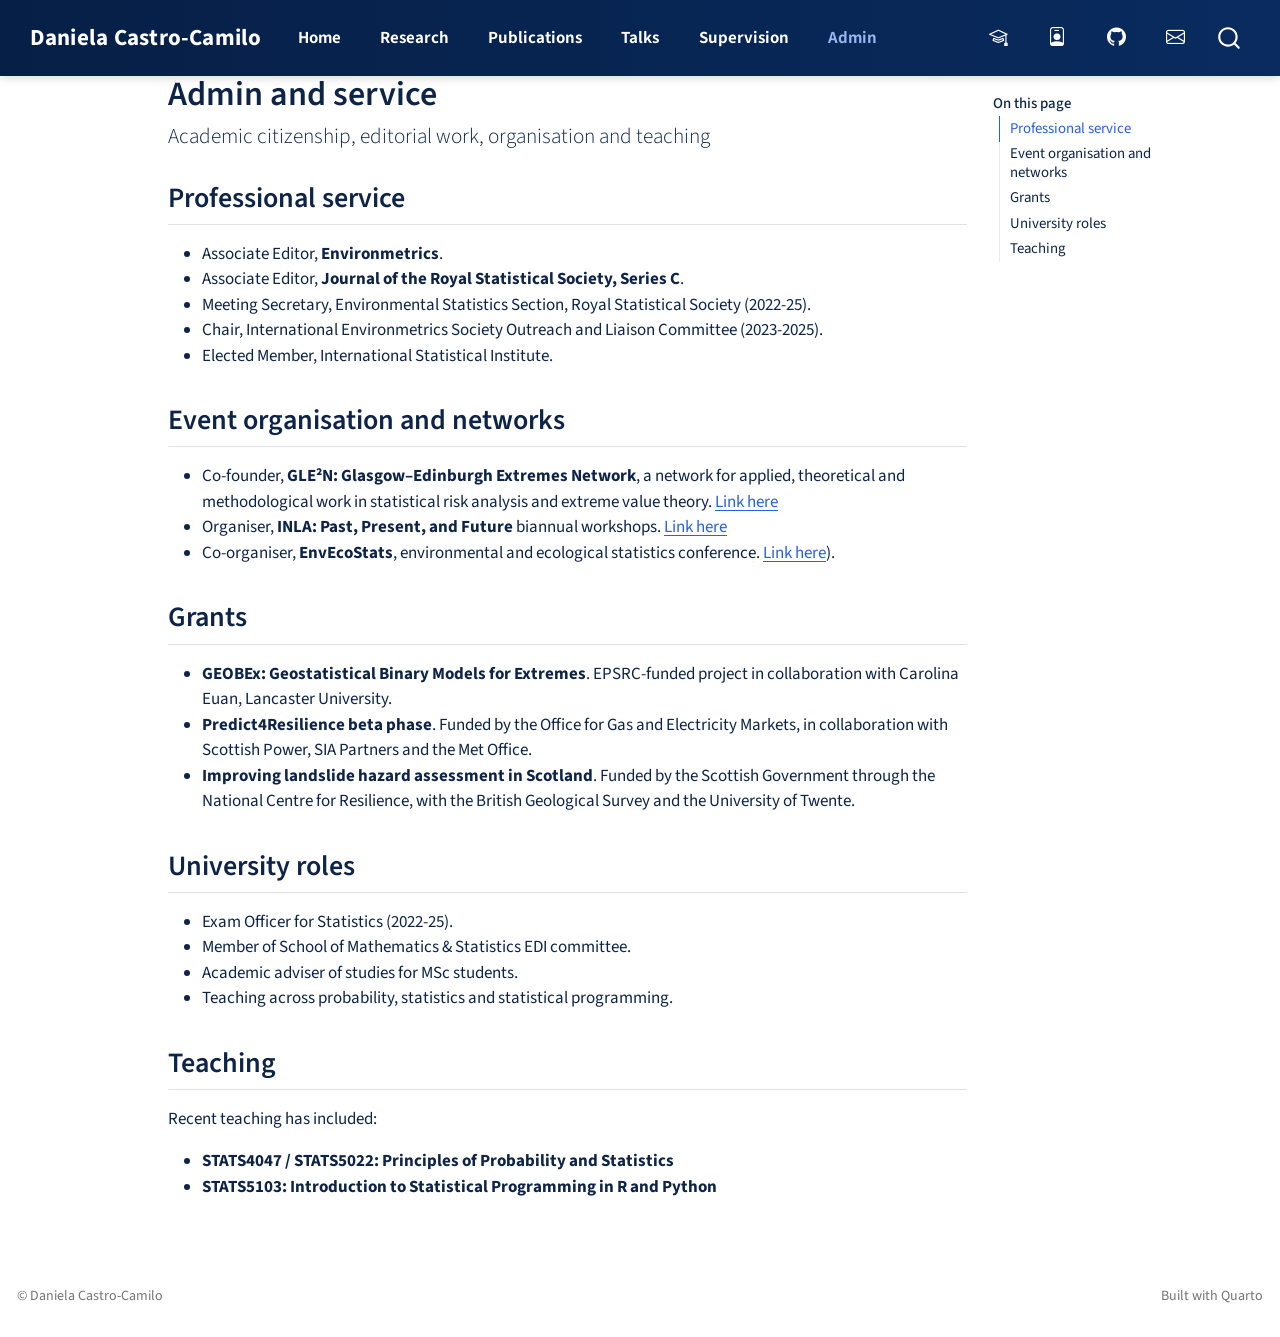
<file: docs/admin.html>
<!DOCTYPE html>
<html xmlns="http://www.w3.org/1999/xhtml" lang="en" xml:lang="en"><head>

<meta charset="utf-8">
<meta name="generator" content="quarto-1.9.36">

<meta name="viewport" content="width=device-width, initial-scale=1.0, user-scalable=yes">


<title>Admin and service – Daniela Castro-Camilo</title>
<style>
/* Default styles provided by pandoc.
** See https://pandoc.org/MANUAL.html#variables-for-html for config info.
*/
code{white-space: pre-wrap;}
span.smallcaps{font-variant: small-caps;}
div.columns{display: flex; gap: min(4vw, 1.5em);}
div.column{flex: auto; overflow-x: auto;}
div.hanging-indent{margin-left: 1.5em; text-indent: -1.5em;}
ul.task-list{list-style: none;}
ul.task-list li input[type="checkbox"] {
  width: 0.8em;
  margin: 0 0.8em 0.2em -1em; /* quarto-specific, see https://github.com/quarto-dev/quarto-cli/issues/4556 */ 
  vertical-align: middle;
}
</style>


<script src="site_libs/quarto-nav/quarto-nav.js"></script>
<script src="site_libs/quarto-nav/headroom.min.js"></script>
<script src="site_libs/clipboard/clipboard.min.js"></script>
<script src="site_libs/quarto-search/autocomplete.umd.js"></script>
<script src="site_libs/quarto-search/fuse.min.js"></script>
<script src="site_libs/quarto-search/quarto-search.js"></script>
<meta name="quarto:offset" content="./">
<script src="site_libs/quarto-html/quarto.js" type="module"></script>
<script src="site_libs/quarto-html/tabsets/tabsets.js" type="module"></script>
<script src="site_libs/quarto-html/popper.min.js"></script>
<script src="site_libs/quarto-html/tippy.umd.min.js"></script>
<script src="site_libs/quarto-html/anchor.min.js"></script>
<link href="site_libs/quarto-html/tippy.css" rel="stylesheet">
<link href="site_libs/quarto-html/quarto-syntax-highlighting-845c23b38eaddc0f92fda52bfe77a8c8.css" rel="stylesheet" id="quarto-text-highlighting-styles">
<script src="site_libs/bootstrap/bootstrap.min.js"></script>
<link href="site_libs/bootstrap/bootstrap-icons.css" rel="stylesheet">
<link href="site_libs/bootstrap/bootstrap-009549e7b1a52995168d8f26e1304190.min.css" rel="stylesheet" append-hash="true" id="quarto-bootstrap" data-mode="light">
<script id="quarto-search-options" type="application/json">{
  "location": "navbar",
  "copy-button": false,
  "collapse-after": 3,
  "panel-placement": "end",
  "type": "overlay",
  "limit": 50,
  "keyboard-shortcut": [
    "f",
    "/",
    "s"
  ],
  "show-item-context": false,
  "language": {
    "search-no-results-text": "No results",
    "search-matching-documents-text": "matching documents",
    "search-copy-link-title": "Copy link to search",
    "search-hide-matches-text": "Hide additional matches",
    "search-more-match-text": "more match in this document",
    "search-more-matches-text": "more matches in this document",
    "search-clear-button-title": "Clear",
    "search-text-placeholder": "",
    "search-detached-cancel-button-title": "Cancel",
    "search-submit-button-title": "Submit",
    "search-label": "Search"
  }
}</script>
<style>html{ scroll-behavior: smooth; }</style>


<link rel="stylesheet" href="styles.css">
</head>

<body class="nav-fixed quarto-light">

<div id="quarto-search-results"></div>
  <header id="quarto-header" class="headroom fixed-top">
    <nav class="navbar navbar-expand-lg " data-bs-theme="dark">
      <div class="navbar-container container-fluid">
      <div class="navbar-brand-container mx-auto">
    <a class="navbar-brand" href="./index.html">
    <span class="navbar-title">Daniela Castro-Camilo</span>
    </a>
  </div>
            <div id="quarto-search" class="" title="Search"></div>
          <button class="navbar-toggler" type="button" data-bs-toggle="collapse" data-bs-target="#navbarCollapse" aria-controls="navbarCollapse" role="menu" aria-expanded="false" aria-label="Toggle navigation" onclick="if (window.quartoToggleHeadroom) { window.quartoToggleHeadroom(); }">
  <span class="navbar-toggler-icon"></span>
</button>
          <div class="collapse navbar-collapse" id="navbarCollapse">
            <ul class="navbar-nav navbar-nav-scroll me-auto">
  <li class="nav-item">
    <a class="nav-link" href="./index.html"> 
<span class="menu-text">Home</span></a>
  </li>  
  <li class="nav-item">
    <a class="nav-link" href="./research.html"> 
<span class="menu-text">Research</span></a>
  </li>  
  <li class="nav-item">
    <a class="nav-link" href="./publications.html"> 
<span class="menu-text">Publications</span></a>
  </li>  
  <li class="nav-item">
    <a class="nav-link" href="./talks.html"> 
<span class="menu-text">Talks</span></a>
  </li>  
  <li class="nav-item">
    <a class="nav-link" href="./supervision.html"> 
<span class="menu-text">Supervision</span></a>
  </li>  
  <li class="nav-item">
    <a class="nav-link active" href="./admin.html" aria-current="page"> 
<span class="menu-text">Admin</span></a>
  </li>  
</ul>
            <ul class="navbar-nav navbar-nav-scroll ms-auto">
  <li class="nav-item compact">
    <a class="nav-link" href="https://scholar.google.com/citations?user=yeGAdSoAAAAJ&amp;hl=en&amp;oi=ao"> <i class="bi bi-mortarboard" role="img">
</i> 
<span class="menu-text"></span></a>
  </li>  
  <li class="nav-item compact">
    <a class="nav-link" href="https://orcid.org/0000-0002-7536-4613"> <i class="bi bi-person-badge" role="img">
</i> 
<span class="menu-text"></span></a>
  </li>  
  <li class="nav-item compact">
    <a class="nav-link" href="https://github.com/dcastrocamilo"> <i class="bi bi-github" role="img">
</i> 
<span class="menu-text"></span></a>
  </li>  
  <li class="nav-item compact">
    <a class="nav-link" href="mailto:Daniela.CastroCamilo@glasgow.ac.uk"> <i class="bi bi-envelope" role="img">
</i> 
<span class="menu-text"></span></a>
  </li>  
</ul>
          </div> <!-- /navcollapse -->
            <div class="quarto-navbar-tools">
</div>
      </div> <!-- /container-fluid -->
    </nav>
</header>
<!-- content -->
<div id="quarto-content" class="quarto-container page-columns page-rows-contents page-layout-article page-navbar">
<!-- sidebar -->
<!-- margin-sidebar -->
    <div id="quarto-margin-sidebar" class="sidebar margin-sidebar">
        <nav id="TOC" role="doc-toc" class="toc-active">
    <h2 id="toc-title">On this page</h2>
   
  <ul>
  <li><a href="#professional-service" id="toc-professional-service" class="nav-link active" data-scroll-target="#professional-service">Professional service</a></li>
  <li><a href="#event-organisation-and-networks" id="toc-event-organisation-and-networks" class="nav-link" data-scroll-target="#event-organisation-and-networks">Event organisation and networks</a></li>
  <li><a href="#grants" id="toc-grants" class="nav-link" data-scroll-target="#grants">Grants</a></li>
  <li><a href="#university-roles" id="toc-university-roles" class="nav-link" data-scroll-target="#university-roles">University roles</a></li>
  <li><a href="#teaching" id="toc-teaching" class="nav-link" data-scroll-target="#teaching">Teaching</a></li>
  </ul>
</nav>
    </div>
<!-- main -->
<main class="content" id="quarto-document-content">

<header id="title-block-header" class="quarto-title-block default">
<div class="quarto-title">
<h1 class="title">Admin and service</h1>
<p class="subtitle lead">Academic citizenship, editorial work, organisation and teaching</p>
</div>



<div class="quarto-title-meta">

    
  
    
  </div>
  


</header>


<section id="professional-service" class="level2">
<h2 class="anchored" data-anchor-id="professional-service">Professional service</h2>
<ul>
<li>Associate Editor, <strong>Environmetrics</strong>.</li>
<li>Associate Editor, <strong>Journal of the Royal Statistical Society, Series C</strong>.</li>
<li>Meeting Secretary, Environmental Statistics Section, Royal Statistical Society (2022-25).</li>
<li>Chair, International Environmetrics Society Outreach and Liaison Committee (2023-2025).</li>
<li>Elected Member, International Statistical Institute.</li>
</ul>
</section>
<section id="event-organisation-and-networks" class="level2">
<h2 class="anchored" data-anchor-id="event-organisation-and-networks">Event organisation and networks</h2>
<ul>
<li>Co-founder, <strong>GLE²N: Glasgow–Edinburgh Extremes Network</strong>, a network for applied, theoretical and methodological work in statistical risk analysis and extreme value theory. <a href="https://glen-scotland.github.io/glen/">Link here</a></li>
<li>Organiser, <strong>INLA: Past, Present, and Future</strong> biannual workshops. <a href="https://inla-workshop.github.io/INLA-PastPresentFuture/">Link here</a></li>
<li>Co-organiser, <strong>EnvEcoStats</strong>, environmental and ecological statistics conference. <a href="https://lancasterextremes.co.uk/">Link here</a>). <!-- - Organiser/co-organiser of invited sessions on extremes, environmental statistics and statistical risk. --></li>
</ul>
</section>
<section id="grants" class="level2">
<h2 class="anchored" data-anchor-id="grants">Grants</h2>
<ul>
<li><strong>GEOBEx: Geostatistical Binary Models for Extremes</strong>. EPSRC-funded project in collaboration with Carolina Euan, Lancaster University.</li>
<li><strong>Predict4Resilience beta phase</strong>. Funded by the Office for Gas and Electricity Markets, in collaboration with Scottish Power, SIA Partners and the Met Office.</li>
<li><strong>Improving landslide hazard assessment in Scotland</strong>. Funded by the Scottish Government through the National Centre for Resilience, with the British Geological Survey and the University of Twente.</li>
</ul>
</section>
<section id="university-roles" class="level2">
<h2 class="anchored" data-anchor-id="university-roles">University roles</h2>
<ul>
<li>Exam Officer for Statistics (2022-25).</li>
<li>Member of School of Mathematics &amp; Statistics EDI committee.</li>
<li>Academic adviser of studies for MSc students.</li>
<li>Teaching across probability, statistics and statistical programming.</li>
</ul>
</section>
<section id="teaching" class="level2">
<h2 class="anchored" data-anchor-id="teaching">Teaching</h2>
<p>Recent teaching has included:</p>
<ul>
<li><strong>STATS4047 / STATS5022: Principles of Probability and Statistics</strong></li>
<li><strong>STATS5103: Introduction to Statistical Programming in R and Python</strong></li>
</ul>


</section>

</main> <!-- /main -->
<script id="quarto-html-after-body" type="application/javascript">
  window.document.addEventListener("DOMContentLoaded", function (event) {
    const icon = "";
    const anchorJS = new window.AnchorJS();
    anchorJS.options = {
      placement: 'right',
      icon: icon
    };
    anchorJS.add('.anchored');
    const isCodeAnnotation = (el) => {
      for (const clz of el.classList) {
        if (clz.startsWith('code-annotation-')) {                     
          return true;
        }
      }
      return false;
    }
    const onCopySuccess = function(e) {
      // button target
      const button = e.trigger;
      // don't keep focus
      button.blur();
      // flash "checked"
      button.classList.add('code-copy-button-checked');
      var currentTitle = button.getAttribute("title");
      button.setAttribute("title", "Copied!");
      let tooltip;
      if (window.bootstrap) {
        button.setAttribute("data-bs-toggle", "tooltip");
        button.setAttribute("data-bs-placement", "left");
        button.setAttribute("data-bs-title", "Copied!");
        tooltip = new bootstrap.Tooltip(button, 
          { trigger: "manual", 
            customClass: "code-copy-button-tooltip",
            offset: [0, -8]});
        tooltip.show();    
      }
      setTimeout(function() {
        if (tooltip) {
          tooltip.hide();
          button.removeAttribute("data-bs-title");
          button.removeAttribute("data-bs-toggle");
          button.removeAttribute("data-bs-placement");
        }
        button.setAttribute("title", currentTitle);
        button.classList.remove('code-copy-button-checked');
      }, 1000);
      // clear code selection
      e.clearSelection();
    }
    const getTextToCopy = function(trigger) {
      const outerScaffold = trigger.parentElement.cloneNode(true);
      const codeEl = outerScaffold.querySelector('code');
      for (const childEl of codeEl.children) {
        if (isCodeAnnotation(childEl)) {
          childEl.remove();
        }
      }
      return codeEl.innerText;
    }
    const clipboard = new window.ClipboardJS('.code-copy-button:not([data-in-quarto-modal])', {
      text: getTextToCopy
    });
    clipboard.on('success', onCopySuccess);
    if (window.document.getElementById('quarto-embedded-source-code-modal')) {
      const clipboardModal = new window.ClipboardJS('.code-copy-button[data-in-quarto-modal]', {
        text: getTextToCopy,
        container: window.document.getElementById('quarto-embedded-source-code-modal')
      });
      clipboardModal.on('success', onCopySuccess);
    }
      var localhostRegex = new RegExp(/^(?:http|https):\/\/localhost\:?[0-9]*\//);
      var mailtoRegex = new RegExp(/^mailto:/);
        var filterRegex = new RegExp("https:\/\/dcastrocamilo\.github\.io\/dcc\/");
      var isInternal = (href) => {
          return filterRegex.test(href) || localhostRegex.test(href) || mailtoRegex.test(href);
      }
      // Inspect non-navigation links and adorn them if external
     var links = window.document.querySelectorAll('a[href]:not(.nav-link):not(.navbar-brand):not(.toc-action):not(.sidebar-link):not(.sidebar-item-toggle):not(.pagination-link):not(.no-external):not([aria-hidden]):not(.dropdown-item):not(.quarto-navigation-tool):not(.about-link)');
      for (var i=0; i<links.length; i++) {
        const link = links[i];
        if (!isInternal(link.href)) {
          // undo the damage that might have been done by quarto-nav.js in the case of
          // links that we want to consider external
          if (link.dataset.originalHref !== undefined) {
            link.href = link.dataset.originalHref;
          }
            // target, if specified
            link.setAttribute("target", "_blank");
            if (link.getAttribute("rel") === null) {
              link.setAttribute("rel", "noopener");
            }
        }
      }
    function tippyHover(el, contentFn, onTriggerFn, onUntriggerFn) {
      const config = {
        allowHTML: true,
        maxWidth: 500,
        delay: 100,
        arrow: false,
        appendTo: function(el) {
            return el.parentElement;
        },
        interactive: true,
        interactiveBorder: 10,
        theme: 'quarto',
        placement: 'bottom-start',
      };
      if (contentFn) {
        config.content = contentFn;
      }
      if (onTriggerFn) {
        config.onTrigger = onTriggerFn;
      }
      if (onUntriggerFn) {
        config.onUntrigger = onUntriggerFn;
      }
      window.tippy(el, config); 
    }
    const noterefs = window.document.querySelectorAll('a[role="doc-noteref"]');
    for (var i=0; i<noterefs.length; i++) {
      const ref = noterefs[i];
      tippyHover(ref, function() {
        // use id or data attribute instead here
        let href = ref.getAttribute('data-footnote-href') || ref.getAttribute('href');
        try { href = new URL(href).hash; } catch {}
        const id = href.replace(/^#\/?/, "");
        const note = window.document.getElementById(id);
        if (note) {
          return note.innerHTML;
        } else {
          return "";
        }
      });
    }
    const xrefs = window.document.querySelectorAll('a.quarto-xref');
    const processXRef = (id, note) => {
      // Strip column container classes
      const stripColumnClz = (el) => {
        el.classList.remove("page-full", "page-columns");
        if (el.children) {
          for (const child of el.children) {
            stripColumnClz(child);
          }
        }
      }
      stripColumnClz(note)
      if (id === null || id.startsWith('sec-')) {
        // Special case sections, only their first couple elements
        const container = document.createElement("div");
        if (note.children && note.children.length > 2) {
          container.appendChild(note.children[0].cloneNode(true));
          for (let i = 1; i < note.children.length; i++) {
            const child = note.children[i];
            if (child.tagName === "P" && child.innerText === "") {
              continue;
            } else {
              container.appendChild(child.cloneNode(true));
              break;
            }
          }
          if (window.Quarto?.typesetMath) {
            window.Quarto.typesetMath(container);
          }
          return container.innerHTML
        } else {
          if (window.Quarto?.typesetMath) {
            window.Quarto.typesetMath(note);
          }
          return note.innerHTML;
        }
      } else {
        // Remove any anchor links if they are present
        const anchorLink = note.querySelector('a.anchorjs-link');
        if (anchorLink) {
          anchorLink.remove();
        }
        if (window.Quarto?.typesetMath) {
          window.Quarto.typesetMath(note);
        }
        if (note.classList.contains("callout")) {
          return note.outerHTML;
        } else {
          return note.innerHTML;
        }
      }
    }
    for (var i=0; i<xrefs.length; i++) {
      const xref = xrefs[i];
      tippyHover(xref, undefined, function(instance) {
        instance.disable();
        let url = xref.getAttribute('href');
        let hash = undefined; 
        if (url.startsWith('#')) {
          hash = url;
        } else {
          try { hash = new URL(url).hash; } catch {}
        }
        if (hash) {
          const id = hash.replace(/^#\/?/, "");
          const note = window.document.getElementById(id);
          if (note !== null) {
            try {
              const html = processXRef(id, note.cloneNode(true));
              instance.setContent(html);
            } finally {
              instance.enable();
              instance.show();
            }
          } else {
            // See if we can fetch this
            fetch(url.split('#')[0])
            .then(res => res.text())
            .then(html => {
              const parser = new DOMParser();
              const htmlDoc = parser.parseFromString(html, "text/html");
              const note = htmlDoc.getElementById(id);
              if (note !== null) {
                const html = processXRef(id, note);
                instance.setContent(html);
              } 
            }).finally(() => {
              instance.enable();
              instance.show();
            });
          }
        } else {
          // See if we can fetch a full url (with no hash to target)
          // This is a special case and we should probably do some content thinning / targeting
          fetch(url)
          .then(res => res.text())
          .then(html => {
            const parser = new DOMParser();
            const htmlDoc = parser.parseFromString(html, "text/html");
            const note = htmlDoc.querySelector('main.content');
            if (note !== null) {
              // This should only happen for chapter cross references
              // (since there is no id in the URL)
              // remove the first header
              if (note.children.length > 0 && note.children[0].tagName === "HEADER") {
                note.children[0].remove();
              }
              const html = processXRef(null, note);
              instance.setContent(html);
            } 
          }).finally(() => {
            instance.enable();
            instance.show();
          });
        }
      }, function(instance) {
      });
    }
        let selectedAnnoteEl;
        const selectorForAnnotation = ( cell, annotation) => {
          let cellAttr = 'data-code-cell="' + cell + '"';
          let lineAttr = 'data-code-annotation="' +  annotation + '"';
          const selector = 'span[' + cellAttr + '][' + lineAttr + ']';
          return selector;
        }
        const selectCodeLines = (annoteEl) => {
          const doc = window.document;
          const targetCell = annoteEl.getAttribute("data-target-cell");
          const targetAnnotation = annoteEl.getAttribute("data-target-annotation");
          const annoteSpan = window.document.querySelector(selectorForAnnotation(targetCell, targetAnnotation));
          const lines = annoteSpan.getAttribute("data-code-lines").split(",");
          const lineIds = lines.map((line) => {
            return targetCell + "-" + line;
          })
          let top = null;
          let height = null;
          let parent = null;
          if (lineIds.length > 0) {
              //compute the position of the single el (top and bottom and make a div)
              const el = window.document.getElementById(lineIds[0]);
              top = el.offsetTop;
              height = el.offsetHeight;
              parent = el.parentElement.parentElement;
            if (lineIds.length > 1) {
              const lastEl = window.document.getElementById(lineIds[lineIds.length - 1]);
              const bottom = lastEl.offsetTop + lastEl.offsetHeight;
              height = bottom - top;
            }
            if (top !== null && height !== null && parent !== null) {
              // cook up a div (if necessary) and position it 
              let div = window.document.getElementById("code-annotation-line-highlight");
              if (div === null) {
                div = window.document.createElement("div");
                div.setAttribute("id", "code-annotation-line-highlight");
                div.style.position = 'absolute';
                parent.appendChild(div);
              }
              div.style.top = top - 2 + "px";
              div.style.height = height + 4 + "px";
              div.style.left = 0;
              let gutterDiv = window.document.getElementById("code-annotation-line-highlight-gutter");
              if (gutterDiv === null) {
                gutterDiv = window.document.createElement("div");
                gutterDiv.setAttribute("id", "code-annotation-line-highlight-gutter");
                gutterDiv.style.position = 'absolute';
                const codeCell = window.document.getElementById(targetCell);
                const gutter = codeCell.querySelector('.code-annotation-gutter');
                gutter.appendChild(gutterDiv);
              }
              gutterDiv.style.top = top - 2 + "px";
              gutterDiv.style.height = height + 4 + "px";
            }
            selectedAnnoteEl = annoteEl;
          }
        };
        const unselectCodeLines = () => {
          const elementsIds = ["code-annotation-line-highlight", "code-annotation-line-highlight-gutter"];
          elementsIds.forEach((elId) => {
            const div = window.document.getElementById(elId);
            if (div) {
              div.remove();
            }
          });
          selectedAnnoteEl = undefined;
        };
          // Handle positioning of the toggle
      window.addEventListener(
        "resize",
        throttle(() => {
          elRect = undefined;
          if (selectedAnnoteEl) {
            selectCodeLines(selectedAnnoteEl);
          }
        }, 10)
      );
      function throttle(fn, ms) {
      let throttle = false;
      let timer;
        return (...args) => {
          if(!throttle) { // first call gets through
              fn.apply(this, args);
              throttle = true;
          } else { // all the others get throttled
              if(timer) clearTimeout(timer); // cancel #2
              timer = setTimeout(() => {
                fn.apply(this, args);
                timer = throttle = false;
              }, ms);
          }
        };
      }
        // Attach click handler to the DT
        const annoteDls = window.document.querySelectorAll('dt[data-target-cell]');
        for (const annoteDlNode of annoteDls) {
          annoteDlNode.addEventListener('click', (event) => {
            const clickedEl = event.target;
            if (clickedEl !== selectedAnnoteEl) {
              unselectCodeLines();
              const activeEl = window.document.querySelector('dt[data-target-cell].code-annotation-active');
              if (activeEl) {
                activeEl.classList.remove('code-annotation-active');
              }
              selectCodeLines(clickedEl);
              clickedEl.classList.add('code-annotation-active');
            } else {
              // Unselect the line
              unselectCodeLines();
              clickedEl.classList.remove('code-annotation-active');
            }
          });
        }
    const findCites = (el) => {
      const parentEl = el.parentElement;
      if (parentEl) {
        const cites = parentEl.dataset.cites;
        if (cites) {
          return {
            el,
            cites: cites.split(' ')
          };
        } else {
          return findCites(el.parentElement)
        }
      } else {
        return undefined;
      }
    };
    var bibliorefs = window.document.querySelectorAll('a[role="doc-biblioref"]');
    for (var i=0; i<bibliorefs.length; i++) {
      const ref = bibliorefs[i];
      const citeInfo = findCites(ref);
      if (citeInfo) {
        tippyHover(citeInfo.el, function() {
          var popup = window.document.createElement('div');
          citeInfo.cites.forEach(function(cite) {
            var citeDiv = window.document.createElement('div');
            citeDiv.classList.add('hanging-indent');
            citeDiv.classList.add('csl-entry');
            var biblioDiv = window.document.getElementById('ref-' + cite);
            if (biblioDiv) {
              citeDiv.innerHTML = biblioDiv.innerHTML;
            }
            popup.appendChild(citeDiv);
          });
          return popup.innerHTML;
        });
      }
    }
  });
  </script>
</div> <!-- /content -->
<footer class="footer">
  <div class="nav-footer">
    <div class="nav-footer-left">
<p>© Daniela Castro-Camilo</p>
</div>   
    <div class="nav-footer-center">
      &nbsp;
    </div>
    <div class="nav-footer-right">
<p>Built with Quarto</p>
</div>
  </div>
</footer>




<script src="site_libs/quarto-html/zenscroll-min.js"></script>
</body></html>
</file>
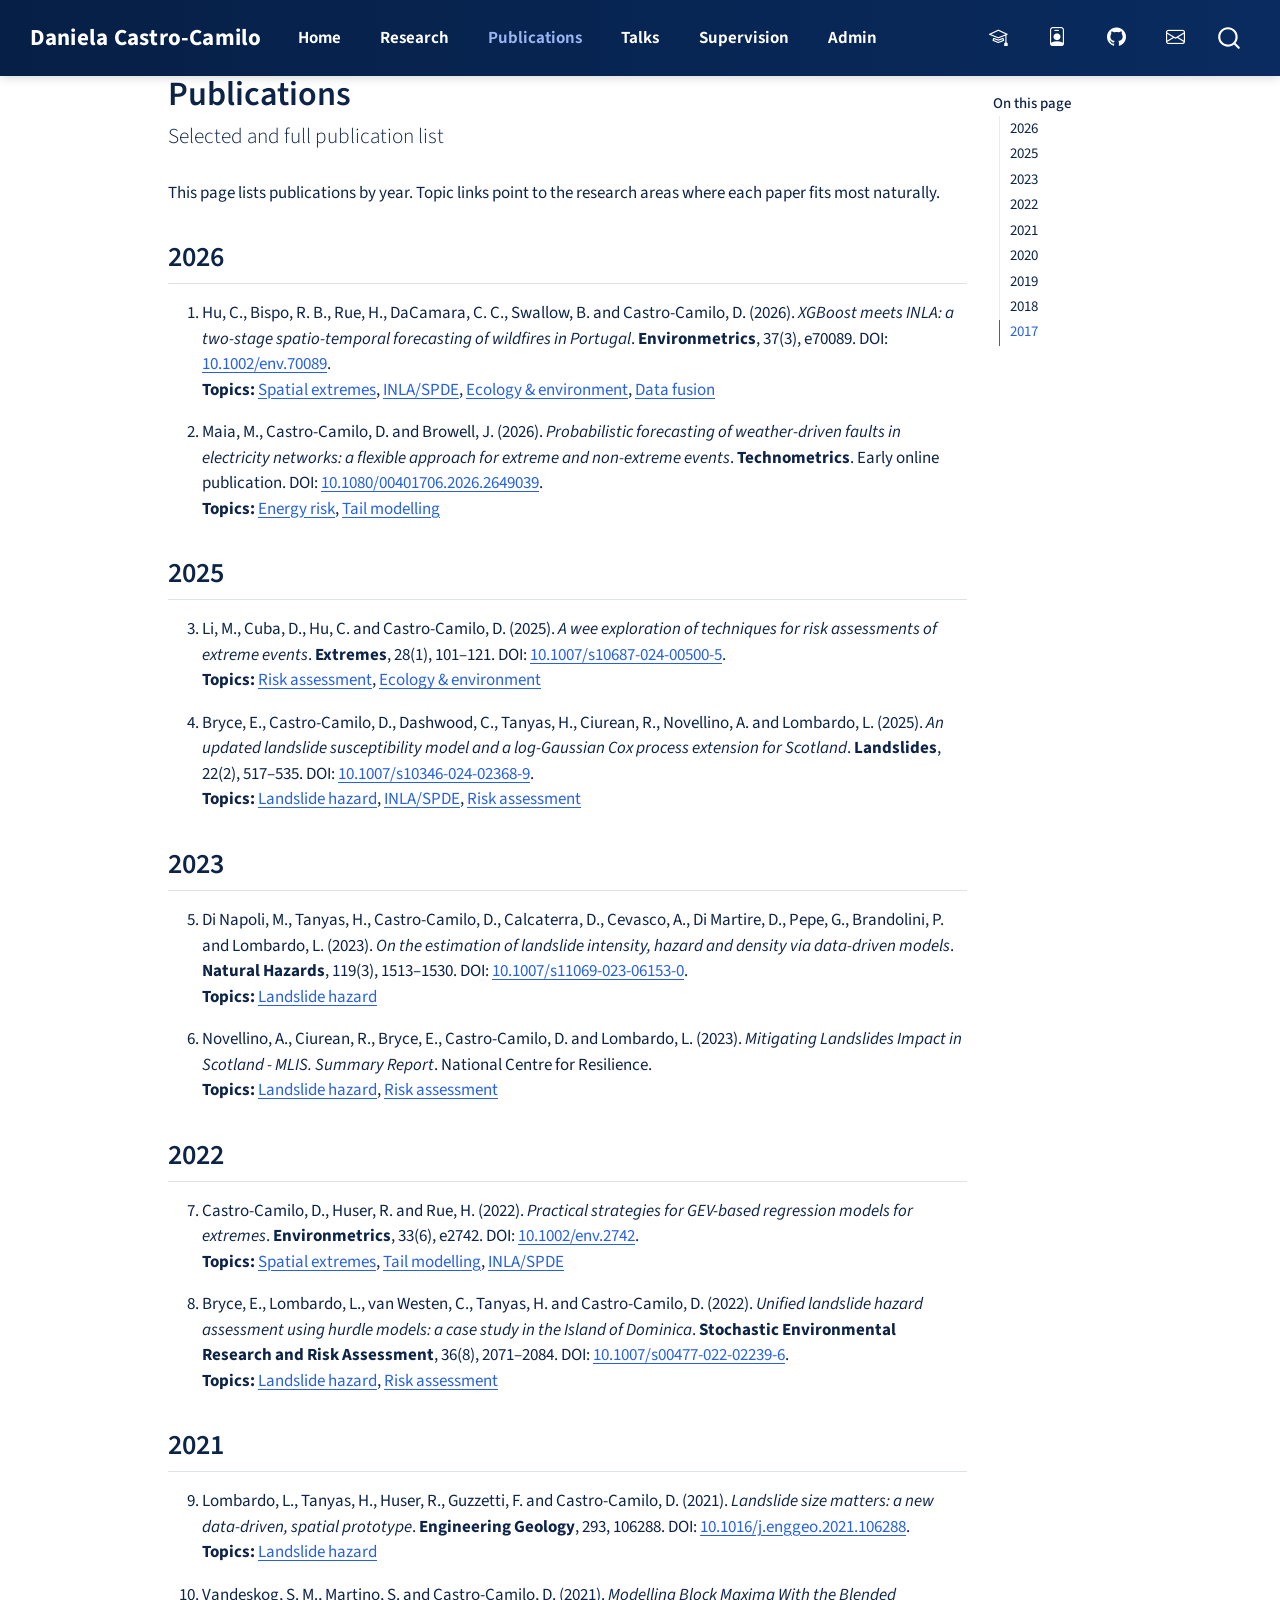
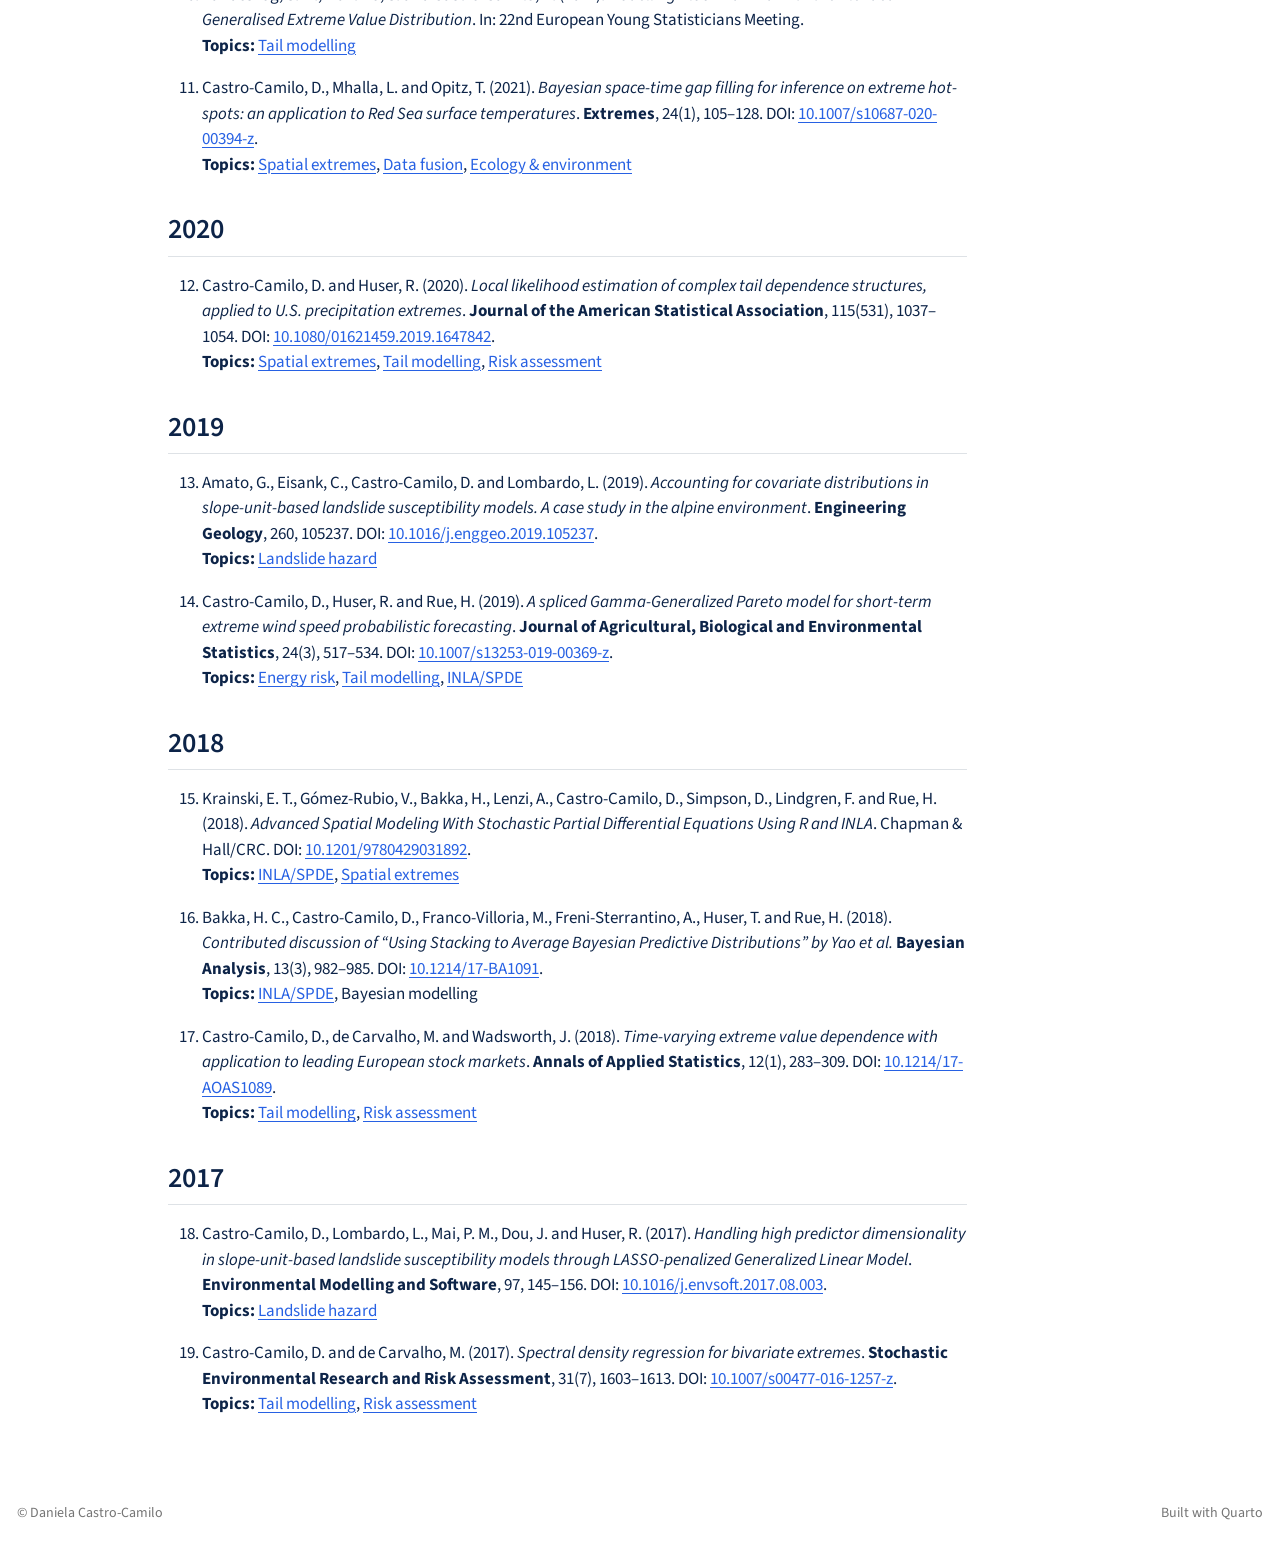
<file: docs/publications.html>
<!DOCTYPE html>
<html xmlns="http://www.w3.org/1999/xhtml" lang="en" xml:lang="en"><head>

<meta charset="utf-8">
<meta name="generator" content="quarto-1.9.36">

<meta name="viewport" content="width=device-width, initial-scale=1.0, user-scalable=yes">


<title>Publications – Daniela Castro-Camilo</title>
<style>
/* Default styles provided by pandoc.
** See https://pandoc.org/MANUAL.html#variables-for-html for config info.
*/
code{white-space: pre-wrap;}
span.smallcaps{font-variant: small-caps;}
div.columns{display: flex; gap: min(4vw, 1.5em);}
div.column{flex: auto; overflow-x: auto;}
div.hanging-indent{margin-left: 1.5em; text-indent: -1.5em;}
ul.task-list{list-style: none;}
ul.task-list li input[type="checkbox"] {
  width: 0.8em;
  margin: 0 0.8em 0.2em -1em; /* quarto-specific, see https://github.com/quarto-dev/quarto-cli/issues/4556 */ 
  vertical-align: middle;
}
</style>


<script src="site_libs/quarto-nav/quarto-nav.js"></script>
<script src="site_libs/quarto-nav/headroom.min.js"></script>
<script src="site_libs/clipboard/clipboard.min.js"></script>
<script src="site_libs/quarto-search/autocomplete.umd.js"></script>
<script src="site_libs/quarto-search/fuse.min.js"></script>
<script src="site_libs/quarto-search/quarto-search.js"></script>
<meta name="quarto:offset" content="./">
<script src="site_libs/quarto-html/quarto.js" type="module"></script>
<script src="site_libs/quarto-html/tabsets/tabsets.js" type="module"></script>
<script src="site_libs/quarto-html/popper.min.js"></script>
<script src="site_libs/quarto-html/tippy.umd.min.js"></script>
<script src="site_libs/quarto-html/anchor.min.js"></script>
<link href="site_libs/quarto-html/tippy.css" rel="stylesheet">
<link href="site_libs/quarto-html/quarto-syntax-highlighting-845c23b38eaddc0f92fda52bfe77a8c8.css" rel="stylesheet" id="quarto-text-highlighting-styles">
<script src="site_libs/bootstrap/bootstrap.min.js"></script>
<link href="site_libs/bootstrap/bootstrap-icons.css" rel="stylesheet">
<link href="site_libs/bootstrap/bootstrap-009549e7b1a52995168d8f26e1304190.min.css" rel="stylesheet" append-hash="true" id="quarto-bootstrap" data-mode="light">
<script id="quarto-search-options" type="application/json">{
  "location": "navbar",
  "copy-button": false,
  "collapse-after": 3,
  "panel-placement": "end",
  "type": "overlay",
  "limit": 50,
  "keyboard-shortcut": [
    "f",
    "/",
    "s"
  ],
  "show-item-context": false,
  "language": {
    "search-no-results-text": "No results",
    "search-matching-documents-text": "matching documents",
    "search-copy-link-title": "Copy link to search",
    "search-hide-matches-text": "Hide additional matches",
    "search-more-match-text": "more match in this document",
    "search-more-matches-text": "more matches in this document",
    "search-clear-button-title": "Clear",
    "search-text-placeholder": "",
    "search-detached-cancel-button-title": "Cancel",
    "search-submit-button-title": "Submit",
    "search-label": "Search"
  }
}</script>
<style>html{ scroll-behavior: smooth; }</style>


<link rel="stylesheet" href="styles.css">
</head>

<body class="nav-fixed quarto-light">

<div id="quarto-search-results"></div>
  <header id="quarto-header" class="headroom fixed-top">
    <nav class="navbar navbar-expand-lg " data-bs-theme="dark">
      <div class="navbar-container container-fluid">
      <div class="navbar-brand-container mx-auto">
    <a class="navbar-brand" href="./index.html">
    <span class="navbar-title">Daniela Castro-Camilo</span>
    </a>
  </div>
            <div id="quarto-search" class="" title="Search"></div>
          <button class="navbar-toggler" type="button" data-bs-toggle="collapse" data-bs-target="#navbarCollapse" aria-controls="navbarCollapse" role="menu" aria-expanded="false" aria-label="Toggle navigation" onclick="if (window.quartoToggleHeadroom) { window.quartoToggleHeadroom(); }">
  <span class="navbar-toggler-icon"></span>
</button>
          <div class="collapse navbar-collapse" id="navbarCollapse">
            <ul class="navbar-nav navbar-nav-scroll me-auto">
  <li class="nav-item">
    <a class="nav-link" href="./index.html"> 
<span class="menu-text">Home</span></a>
  </li>  
  <li class="nav-item">
    <a class="nav-link" href="./research.html"> 
<span class="menu-text">Research</span></a>
  </li>  
  <li class="nav-item">
    <a class="nav-link active" href="./publications.html" aria-current="page"> 
<span class="menu-text">Publications</span></a>
  </li>  
  <li class="nav-item">
    <a class="nav-link" href="./talks.html"> 
<span class="menu-text">Talks</span></a>
  </li>  
  <li class="nav-item">
    <a class="nav-link" href="./supervision.html"> 
<span class="menu-text">Supervision</span></a>
  </li>  
  <li class="nav-item">
    <a class="nav-link" href="./admin.html"> 
<span class="menu-text">Admin</span></a>
  </li>  
</ul>
            <ul class="navbar-nav navbar-nav-scroll ms-auto">
  <li class="nav-item compact">
    <a class="nav-link" href="https://scholar.google.com/citations?user=yeGAdSoAAAAJ&amp;hl=en&amp;oi=ao"> <i class="bi bi-mortarboard" role="img">
</i> 
<span class="menu-text"></span></a>
  </li>  
  <li class="nav-item compact">
    <a class="nav-link" href="https://orcid.org/0000-0002-7536-4613"> <i class="bi bi-person-badge" role="img">
</i> 
<span class="menu-text"></span></a>
  </li>  
  <li class="nav-item compact">
    <a class="nav-link" href="https://github.com/dcastrocamilo"> <i class="bi bi-github" role="img">
</i> 
<span class="menu-text"></span></a>
  </li>  
  <li class="nav-item compact">
    <a class="nav-link" href="mailto:Daniela.CastroCamilo@glasgow.ac.uk"> <i class="bi bi-envelope" role="img">
</i> 
<span class="menu-text"></span></a>
  </li>  
</ul>
          </div> <!-- /navcollapse -->
            <div class="quarto-navbar-tools">
</div>
      </div> <!-- /container-fluid -->
    </nav>
</header>
<!-- content -->
<div id="quarto-content" class="quarto-container page-columns page-rows-contents page-layout-article page-navbar">
<!-- sidebar -->
<!-- margin-sidebar -->
    <div id="quarto-margin-sidebar" class="sidebar margin-sidebar">
        <nav id="TOC" role="doc-toc" class="toc-active">
    <h2 id="toc-title">On this page</h2>
   
  <ul>
  <li><a href="#section" id="toc-section" class="nav-link active" data-scroll-target="#section">2026</a></li>
  <li><a href="#section-1" id="toc-section-1" class="nav-link" data-scroll-target="#section-1">2025</a></li>
  <li><a href="#section-2" id="toc-section-2" class="nav-link" data-scroll-target="#section-2">2023</a></li>
  <li><a href="#section-3" id="toc-section-3" class="nav-link" data-scroll-target="#section-3">2022</a></li>
  <li><a href="#section-4" id="toc-section-4" class="nav-link" data-scroll-target="#section-4">2021</a></li>
  <li><a href="#section-5" id="toc-section-5" class="nav-link" data-scroll-target="#section-5">2020</a></li>
  <li><a href="#section-6" id="toc-section-6" class="nav-link" data-scroll-target="#section-6">2019</a></li>
  <li><a href="#section-7" id="toc-section-7" class="nav-link" data-scroll-target="#section-7">2018</a></li>
  <li><a href="#section-8" id="toc-section-8" class="nav-link" data-scroll-target="#section-8">2017</a></li>
  </ul>
</nav>
    </div>
<!-- main -->
<main class="content" id="quarto-document-content">

<header id="title-block-header" class="quarto-title-block default">
<div class="quarto-title">
<h1 class="title">Publications</h1>
<p class="subtitle lead">Selected and full publication list</p>
</div>



<div class="quarto-title-meta">

    
  
    
  </div>
  


</header>


<p>This page lists publications by year. Topic links point to the research areas where each paper fits most naturally.</p>
<section id="section" class="level2">
<h2 class="anchored" data-anchor-id="section">2026</h2>
<ol type="1">
<li><p>Hu, C., Bispo, R. B., Rue, H., DaCamara, C. C., Swallow, B. and Castro-Camilo, D. (2026). <em>XGBoost meets INLA: a two-stage spatio-temporal forecasting of wildfires in Portugal</em>. <strong>Environmetrics</strong>, 37(3), e70089. DOI: <a href="https://doi.org/10.1002/env.70089">10.1002/env.70089</a>.<br>
<strong>Topics:</strong> <a href="./research.html#spatial-extremes">Spatial extremes</a>, <a href="./research.html#inla-spde">INLA/SPDE</a>, <a href="./research.html#ecology-environment">Ecology &amp; environment</a>, <a href="./research.html#data-fusion">Data fusion</a></p></li>
<li><p>Maia, M., Castro-Camilo, D. and Browell, J. (2026). <em>Probabilistic forecasting of weather-driven faults in electricity networks: a flexible approach for extreme and non-extreme events</em>. <strong>Technometrics</strong>. Early online publication. DOI: <a href="https://doi.org/10.1080/00401706.2026.2649039">10.1080/00401706.2026.2649039</a>.<br>
<strong>Topics:</strong> <a href="./research.html#energy-risk">Energy risk</a>, <a href="./research.html#tail-modelling">Tail modelling</a></p></li>
</ol>
</section>
<section id="section-1" class="level2">
<h2 class="anchored" data-anchor-id="section-1">2025</h2>
<ol start="3" type="1">
<li><p>Li, M., Cuba, D., Hu, C. and Castro-Camilo, D. (2025). <em>A wee exploration of techniques for risk assessments of extreme events</em>. <strong>Extremes</strong>, 28(1), 101–121. DOI: <a href="https://doi.org/10.1007/s10687-024-00500-5">10.1007/s10687-024-00500-5</a>.<br>
<strong>Topics:</strong> <a href="./research.html#risk-assessment">Risk assessment</a>, <a href="./research.html#ecology-environment">Ecology &amp; environment</a></p></li>
<li><p>Bryce, E., Castro-Camilo, D., Dashwood, C., Tanyas, H., Ciurean, R., Novellino, A. and Lombardo, L. (2025). <em>An updated landslide susceptibility model and a log-Gaussian Cox process extension for Scotland</em>. <strong>Landslides</strong>, 22(2), 517–535. DOI: <a href="https://doi.org/10.1007/s10346-024-02368-9">10.1007/s10346-024-02368-9</a>.<br>
<strong>Topics:</strong> <a href="./research.html#landslide-hazard">Landslide hazard</a>, <a href="./research.html#inla-spde">INLA/SPDE</a>, <a href="./research.html#risk-assessment">Risk assessment</a></p></li>
</ol>
</section>
<section id="section-2" class="level2">
<h2 class="anchored" data-anchor-id="section-2">2023</h2>
<ol start="5" type="1">
<li><p>Di Napoli, M., Tanyas, H., Castro-Camilo, D., Calcaterra, D., Cevasco, A., Di Martire, D., Pepe, G., Brandolini, P. and Lombardo, L. (2023). <em>On the estimation of landslide intensity, hazard and density via data-driven models</em>. <strong>Natural Hazards</strong>, 119(3), 1513–1530. DOI: <a href="https://doi.org/10.1007/s11069-023-06153-0">10.1007/s11069-023-06153-0</a>.<br>
<strong>Topics:</strong> <a href="./research.html#landslide-hazard">Landslide hazard</a></p></li>
<li><p>Novellino, A., Ciurean, R., Bryce, E., Castro-Camilo, D. and Lombardo, L. (2023). <em>Mitigating Landslides Impact in Scotland - MLIS. Summary Report</em>. National Centre for Resilience.<br>
<strong>Topics:</strong> <a href="./research.html#landslide-hazard">Landslide hazard</a>, <a href="./research.html#risk-assessment">Risk assessment</a></p></li>
</ol>
</section>
<section id="section-3" class="level2">
<h2 class="anchored" data-anchor-id="section-3">2022</h2>
<ol start="7" type="1">
<li><p>Castro-Camilo, D., Huser, R. and Rue, H. (2022). <em>Practical strategies for GEV-based regression models for extremes</em>. <strong>Environmetrics</strong>, 33(6), e2742. DOI: <a href="https://doi.org/10.1002/env.2742">10.1002/env.2742</a>.<br>
<strong>Topics:</strong> <a href="./research.html#spatial-extremes">Spatial extremes</a>, <a href="./research.html#tail-modelling">Tail modelling</a>, <a href="./research.html#inla-spde">INLA/SPDE</a></p></li>
<li><p>Bryce, E., Lombardo, L., van Westen, C., Tanyas, H. and Castro-Camilo, D. (2022). <em>Unified landslide hazard assessment using hurdle models: a case study in the Island of Dominica</em>. <strong>Stochastic Environmental Research and Risk Assessment</strong>, 36(8), 2071–2084. DOI: <a href="https://doi.org/10.1007/s00477-022-02239-6">10.1007/s00477-022-02239-6</a>.<br>
<strong>Topics:</strong> <a href="./research.html#landslide-hazard">Landslide hazard</a>, <a href="./research.html#risk-assessment">Risk assessment</a></p></li>
</ol>
</section>
<section id="section-4" class="level2">
<h2 class="anchored" data-anchor-id="section-4">2021</h2>
<ol start="9" type="1">
<li><p>Lombardo, L., Tanyas, H., Huser, R., Guzzetti, F. and Castro-Camilo, D. (2021). <em>Landslide size matters: a new data-driven, spatial prototype</em>. <strong>Engineering Geology</strong>, 293, 106288. DOI: <a href="https://doi.org/10.1016/j.enggeo.2021.106288">10.1016/j.enggeo.2021.106288</a>.<br>
<strong>Topics:</strong> <a href="./research.html#landslide-hazard">Landslide hazard</a></p></li>
<li><p>Vandeskog, S. M., Martino, S. and Castro-Camilo, D. (2021). <em>Modelling Block Maxima With the Blended Generalised Extreme Value Distribution</em>. In: 22nd European Young Statisticians Meeting.<br>
<strong>Topics:</strong> <a href="./research.html#tail-modelling">Tail modelling</a></p></li>
<li><p>Castro-Camilo, D., Mhalla, L. and Opitz, T. (2021). <em>Bayesian space-time gap filling for inference on extreme hot-spots: an application to Red Sea surface temperatures</em>. <strong>Extremes</strong>, 24(1), 105–128. DOI: <a href="https://doi.org/10.1007/s10687-020-00394-z">10.1007/s10687-020-00394-z</a>.<br>
<strong>Topics:</strong> <a href="./research.html#spatial-extremes">Spatial extremes</a>, <a href="./research.html#data-fusion">Data fusion</a>, <a href="./research.html#ecology-environment">Ecology &amp; environment</a></p></li>
</ol>
</section>
<section id="section-5" class="level2">
<h2 class="anchored" data-anchor-id="section-5">2020</h2>
<ol start="12" type="1">
<li>Castro-Camilo, D. and Huser, R. (2020). <em>Local likelihood estimation of complex tail dependence structures, applied to U.S. precipitation extremes</em>. <strong>Journal of the American Statistical Association</strong>, 115(531), 1037–1054. DOI: <a href="https://doi.org/10.1080/01621459.2019.1647842">10.1080/01621459.2019.1647842</a>.<br>
<strong>Topics:</strong> <a href="./research.html#spatial-extremes">Spatial extremes</a>, <a href="./research.html#tail-modelling">Tail modelling</a>, <a href="./research.html#risk-assessment">Risk assessment</a></li>
</ol>
</section>
<section id="section-6" class="level2">
<h2 class="anchored" data-anchor-id="section-6">2019</h2>
<ol start="13" type="1">
<li><p>Amato, G., Eisank, C., Castro-Camilo, D. and Lombardo, L. (2019). <em>Accounting for covariate distributions in slope-unit-based landslide susceptibility models. A case study in the alpine environment</em>. <strong>Engineering Geology</strong>, 260, 105237. DOI: <a href="https://doi.org/10.1016/j.enggeo.2019.105237">10.1016/j.enggeo.2019.105237</a>.<br>
<strong>Topics:</strong> <a href="./research.html#landslide-hazard">Landslide hazard</a></p></li>
<li><p>Castro-Camilo, D., Huser, R. and Rue, H. (2019). <em>A spliced Gamma-Generalized Pareto model for short-term extreme wind speed probabilistic forecasting</em>. <strong>Journal of Agricultural, Biological and Environmental Statistics</strong>, 24(3), 517–534. DOI: <a href="https://doi.org/10.1007/s13253-019-00369-z">10.1007/s13253-019-00369-z</a>.<br>
<strong>Topics:</strong> <a href="./research.html#energy-risk">Energy risk</a>, <a href="./research.html#tail-modelling">Tail modelling</a>, <a href="./research.html#inla-spde">INLA/SPDE</a></p></li>
</ol>
</section>
<section id="section-7" class="level2">
<h2 class="anchored" data-anchor-id="section-7">2018</h2>
<ol start="15" type="1">
<li><p>Krainski, E. T., Gómez-Rubio, V., Bakka, H., Lenzi, A., Castro-Camilo, D., Simpson, D., Lindgren, F. and Rue, H. (2018). <em>Advanced Spatial Modeling With Stochastic Partial Differential Equations Using R and INLA</em>. Chapman &amp; Hall/CRC. DOI: <a href="https://doi.org/10.1201/9780429031892">10.1201/9780429031892</a>.<br>
<strong>Topics:</strong> <a href="./research.html#inla-spde">INLA/SPDE</a>, <a href="./research.html#spatial-extremes">Spatial extremes</a></p></li>
<li><p>Bakka, H. C., Castro-Camilo, D., Franco-Villoria, M., Freni-Sterrantino, A., Huser, T. and Rue, H. (2018). <em>Contributed discussion of “Using Stacking to Average Bayesian Predictive Distributions” by Yao et al.</em> <strong>Bayesian Analysis</strong>, 13(3), 982–985. DOI: <a href="https://doi.org/10.1214/17-BA1091">10.1214/17-BA1091</a>.<br>
<strong>Topics:</strong> <a href="./research.html#inla-spde">INLA/SPDE</a>, Bayesian modelling</p></li>
<li><p>Castro-Camilo, D., de Carvalho, M. and Wadsworth, J. (2018). <em>Time-varying extreme value dependence with application to leading European stock markets</em>. <strong>Annals of Applied Statistics</strong>, 12(1), 283–309. DOI: <a href="https://doi.org/10.1214/17-AOAS1089">10.1214/17-AOAS1089</a>.<br>
<strong>Topics:</strong> <a href="./research.html#tail-modelling">Tail modelling</a>, <a href="./research.html#risk-assessment">Risk assessment</a></p></li>
</ol>
</section>
<section id="section-8" class="level2">
<h2 class="anchored" data-anchor-id="section-8">2017</h2>
<ol start="18" type="1">
<li><p>Castro-Camilo, D., Lombardo, L., Mai, P. M., Dou, J. and Huser, R. (2017). <em>Handling high predictor dimensionality in slope-unit-based landslide susceptibility models through LASSO-penalized Generalized Linear Model</em>. <strong>Environmental Modelling and Software</strong>, 97, 145–156. DOI: <a href="https://doi.org/10.1016/j.envsoft.2017.08.003">10.1016/j.envsoft.2017.08.003</a>.<br>
<strong>Topics:</strong> <a href="./research.html#landslide-hazard">Landslide hazard</a></p></li>
<li><p>Castro-Camilo, D. and de Carvalho, M. (2017). <em>Spectral density regression for bivariate extremes</em>. <strong>Stochastic Environmental Research and Risk Assessment</strong>, 31(7), 1603–1613. DOI: <a href="https://doi.org/10.1007/s00477-016-1257-z">10.1007/s00477-016-1257-z</a>.<br>
<strong>Topics:</strong> <a href="./research.html#tail-modelling">Tail modelling</a>, <a href="./research.html#risk-assessment">Risk assessment</a></p></li>
</ol>


</section>

</main> <!-- /main -->
<script id="quarto-html-after-body" type="application/javascript">
  window.document.addEventListener("DOMContentLoaded", function (event) {
    const icon = "";
    const anchorJS = new window.AnchorJS();
    anchorJS.options = {
      placement: 'right',
      icon: icon
    };
    anchorJS.add('.anchored');
    const isCodeAnnotation = (el) => {
      for (const clz of el.classList) {
        if (clz.startsWith('code-annotation-')) {                     
          return true;
        }
      }
      return false;
    }
    const onCopySuccess = function(e) {
      // button target
      const button = e.trigger;
      // don't keep focus
      button.blur();
      // flash "checked"
      button.classList.add('code-copy-button-checked');
      var currentTitle = button.getAttribute("title");
      button.setAttribute("title", "Copied!");
      let tooltip;
      if (window.bootstrap) {
        button.setAttribute("data-bs-toggle", "tooltip");
        button.setAttribute("data-bs-placement", "left");
        button.setAttribute("data-bs-title", "Copied!");
        tooltip = new bootstrap.Tooltip(button, 
          { trigger: "manual", 
            customClass: "code-copy-button-tooltip",
            offset: [0, -8]});
        tooltip.show();    
      }
      setTimeout(function() {
        if (tooltip) {
          tooltip.hide();
          button.removeAttribute("data-bs-title");
          button.removeAttribute("data-bs-toggle");
          button.removeAttribute("data-bs-placement");
        }
        button.setAttribute("title", currentTitle);
        button.classList.remove('code-copy-button-checked');
      }, 1000);
      // clear code selection
      e.clearSelection();
    }
    const getTextToCopy = function(trigger) {
      const outerScaffold = trigger.parentElement.cloneNode(true);
      const codeEl = outerScaffold.querySelector('code');
      for (const childEl of codeEl.children) {
        if (isCodeAnnotation(childEl)) {
          childEl.remove();
        }
      }
      return codeEl.innerText;
    }
    const clipboard = new window.ClipboardJS('.code-copy-button:not([data-in-quarto-modal])', {
      text: getTextToCopy
    });
    clipboard.on('success', onCopySuccess);
    if (window.document.getElementById('quarto-embedded-source-code-modal')) {
      const clipboardModal = new window.ClipboardJS('.code-copy-button[data-in-quarto-modal]', {
        text: getTextToCopy,
        container: window.document.getElementById('quarto-embedded-source-code-modal')
      });
      clipboardModal.on('success', onCopySuccess);
    }
      var localhostRegex = new RegExp(/^(?:http|https):\/\/localhost\:?[0-9]*\//);
      var mailtoRegex = new RegExp(/^mailto:/);
        var filterRegex = new RegExp("https:\/\/dcastrocamilo\.github\.io\/dcc\/");
      var isInternal = (href) => {
          return filterRegex.test(href) || localhostRegex.test(href) || mailtoRegex.test(href);
      }
      // Inspect non-navigation links and adorn them if external
     var links = window.document.querySelectorAll('a[href]:not(.nav-link):not(.navbar-brand):not(.toc-action):not(.sidebar-link):not(.sidebar-item-toggle):not(.pagination-link):not(.no-external):not([aria-hidden]):not(.dropdown-item):not(.quarto-navigation-tool):not(.about-link)');
      for (var i=0; i<links.length; i++) {
        const link = links[i];
        if (!isInternal(link.href)) {
          // undo the damage that might have been done by quarto-nav.js in the case of
          // links that we want to consider external
          if (link.dataset.originalHref !== undefined) {
            link.href = link.dataset.originalHref;
          }
            // target, if specified
            link.setAttribute("target", "_blank");
            if (link.getAttribute("rel") === null) {
              link.setAttribute("rel", "noopener");
            }
        }
      }
    function tippyHover(el, contentFn, onTriggerFn, onUntriggerFn) {
      const config = {
        allowHTML: true,
        maxWidth: 500,
        delay: 100,
        arrow: false,
        appendTo: function(el) {
            return el.parentElement;
        },
        interactive: true,
        interactiveBorder: 10,
        theme: 'quarto',
        placement: 'bottom-start',
      };
      if (contentFn) {
        config.content = contentFn;
      }
      if (onTriggerFn) {
        config.onTrigger = onTriggerFn;
      }
      if (onUntriggerFn) {
        config.onUntrigger = onUntriggerFn;
      }
      window.tippy(el, config); 
    }
    const noterefs = window.document.querySelectorAll('a[role="doc-noteref"]');
    for (var i=0; i<noterefs.length; i++) {
      const ref = noterefs[i];
      tippyHover(ref, function() {
        // use id or data attribute instead here
        let href = ref.getAttribute('data-footnote-href') || ref.getAttribute('href');
        try { href = new URL(href).hash; } catch {}
        const id = href.replace(/^#\/?/, "");
        const note = window.document.getElementById(id);
        if (note) {
          return note.innerHTML;
        } else {
          return "";
        }
      });
    }
    const xrefs = window.document.querySelectorAll('a.quarto-xref');
    const processXRef = (id, note) => {
      // Strip column container classes
      const stripColumnClz = (el) => {
        el.classList.remove("page-full", "page-columns");
        if (el.children) {
          for (const child of el.children) {
            stripColumnClz(child);
          }
        }
      }
      stripColumnClz(note)
      if (id === null || id.startsWith('sec-')) {
        // Special case sections, only their first couple elements
        const container = document.createElement("div");
        if (note.children && note.children.length > 2) {
          container.appendChild(note.children[0].cloneNode(true));
          for (let i = 1; i < note.children.length; i++) {
            const child = note.children[i];
            if (child.tagName === "P" && child.innerText === "") {
              continue;
            } else {
              container.appendChild(child.cloneNode(true));
              break;
            }
          }
          if (window.Quarto?.typesetMath) {
            window.Quarto.typesetMath(container);
          }
          return container.innerHTML
        } else {
          if (window.Quarto?.typesetMath) {
            window.Quarto.typesetMath(note);
          }
          return note.innerHTML;
        }
      } else {
        // Remove any anchor links if they are present
        const anchorLink = note.querySelector('a.anchorjs-link');
        if (anchorLink) {
          anchorLink.remove();
        }
        if (window.Quarto?.typesetMath) {
          window.Quarto.typesetMath(note);
        }
        if (note.classList.contains("callout")) {
          return note.outerHTML;
        } else {
          return note.innerHTML;
        }
      }
    }
    for (var i=0; i<xrefs.length; i++) {
      const xref = xrefs[i];
      tippyHover(xref, undefined, function(instance) {
        instance.disable();
        let url = xref.getAttribute('href');
        let hash = undefined; 
        if (url.startsWith('#')) {
          hash = url;
        } else {
          try { hash = new URL(url).hash; } catch {}
        }
        if (hash) {
          const id = hash.replace(/^#\/?/, "");
          const note = window.document.getElementById(id);
          if (note !== null) {
            try {
              const html = processXRef(id, note.cloneNode(true));
              instance.setContent(html);
            } finally {
              instance.enable();
              instance.show();
            }
          } else {
            // See if we can fetch this
            fetch(url.split('#')[0])
            .then(res => res.text())
            .then(html => {
              const parser = new DOMParser();
              const htmlDoc = parser.parseFromString(html, "text/html");
              const note = htmlDoc.getElementById(id);
              if (note !== null) {
                const html = processXRef(id, note);
                instance.setContent(html);
              } 
            }).finally(() => {
              instance.enable();
              instance.show();
            });
          }
        } else {
          // See if we can fetch a full url (with no hash to target)
          // This is a special case and we should probably do some content thinning / targeting
          fetch(url)
          .then(res => res.text())
          .then(html => {
            const parser = new DOMParser();
            const htmlDoc = parser.parseFromString(html, "text/html");
            const note = htmlDoc.querySelector('main.content');
            if (note !== null) {
              // This should only happen for chapter cross references
              // (since there is no id in the URL)
              // remove the first header
              if (note.children.length > 0 && note.children[0].tagName === "HEADER") {
                note.children[0].remove();
              }
              const html = processXRef(null, note);
              instance.setContent(html);
            } 
          }).finally(() => {
            instance.enable();
            instance.show();
          });
        }
      }, function(instance) {
      });
    }
        let selectedAnnoteEl;
        const selectorForAnnotation = ( cell, annotation) => {
          let cellAttr = 'data-code-cell="' + cell + '"';
          let lineAttr = 'data-code-annotation="' +  annotation + '"';
          const selector = 'span[' + cellAttr + '][' + lineAttr + ']';
          return selector;
        }
        const selectCodeLines = (annoteEl) => {
          const doc = window.document;
          const targetCell = annoteEl.getAttribute("data-target-cell");
          const targetAnnotation = annoteEl.getAttribute("data-target-annotation");
          const annoteSpan = window.document.querySelector(selectorForAnnotation(targetCell, targetAnnotation));
          const lines = annoteSpan.getAttribute("data-code-lines").split(",");
          const lineIds = lines.map((line) => {
            return targetCell + "-" + line;
          })
          let top = null;
          let height = null;
          let parent = null;
          if (lineIds.length > 0) {
              //compute the position of the single el (top and bottom and make a div)
              const el = window.document.getElementById(lineIds[0]);
              top = el.offsetTop;
              height = el.offsetHeight;
              parent = el.parentElement.parentElement;
            if (lineIds.length > 1) {
              const lastEl = window.document.getElementById(lineIds[lineIds.length - 1]);
              const bottom = lastEl.offsetTop + lastEl.offsetHeight;
              height = bottom - top;
            }
            if (top !== null && height !== null && parent !== null) {
              // cook up a div (if necessary) and position it 
              let div = window.document.getElementById("code-annotation-line-highlight");
              if (div === null) {
                div = window.document.createElement("div");
                div.setAttribute("id", "code-annotation-line-highlight");
                div.style.position = 'absolute';
                parent.appendChild(div);
              }
              div.style.top = top - 2 + "px";
              div.style.height = height + 4 + "px";
              div.style.left = 0;
              let gutterDiv = window.document.getElementById("code-annotation-line-highlight-gutter");
              if (gutterDiv === null) {
                gutterDiv = window.document.createElement("div");
                gutterDiv.setAttribute("id", "code-annotation-line-highlight-gutter");
                gutterDiv.style.position = 'absolute';
                const codeCell = window.document.getElementById(targetCell);
                const gutter = codeCell.querySelector('.code-annotation-gutter');
                gutter.appendChild(gutterDiv);
              }
              gutterDiv.style.top = top - 2 + "px";
              gutterDiv.style.height = height + 4 + "px";
            }
            selectedAnnoteEl = annoteEl;
          }
        };
        const unselectCodeLines = () => {
          const elementsIds = ["code-annotation-line-highlight", "code-annotation-line-highlight-gutter"];
          elementsIds.forEach((elId) => {
            const div = window.document.getElementById(elId);
            if (div) {
              div.remove();
            }
          });
          selectedAnnoteEl = undefined;
        };
          // Handle positioning of the toggle
      window.addEventListener(
        "resize",
        throttle(() => {
          elRect = undefined;
          if (selectedAnnoteEl) {
            selectCodeLines(selectedAnnoteEl);
          }
        }, 10)
      );
      function throttle(fn, ms) {
      let throttle = false;
      let timer;
        return (...args) => {
          if(!throttle) { // first call gets through
              fn.apply(this, args);
              throttle = true;
          } else { // all the others get throttled
              if(timer) clearTimeout(timer); // cancel #2
              timer = setTimeout(() => {
                fn.apply(this, args);
                timer = throttle = false;
              }, ms);
          }
        };
      }
        // Attach click handler to the DT
        const annoteDls = window.document.querySelectorAll('dt[data-target-cell]');
        for (const annoteDlNode of annoteDls) {
          annoteDlNode.addEventListener('click', (event) => {
            const clickedEl = event.target;
            if (clickedEl !== selectedAnnoteEl) {
              unselectCodeLines();
              const activeEl = window.document.querySelector('dt[data-target-cell].code-annotation-active');
              if (activeEl) {
                activeEl.classList.remove('code-annotation-active');
              }
              selectCodeLines(clickedEl);
              clickedEl.classList.add('code-annotation-active');
            } else {
              // Unselect the line
              unselectCodeLines();
              clickedEl.classList.remove('code-annotation-active');
            }
          });
        }
    const findCites = (el) => {
      const parentEl = el.parentElement;
      if (parentEl) {
        const cites = parentEl.dataset.cites;
        if (cites) {
          return {
            el,
            cites: cites.split(' ')
          };
        } else {
          return findCites(el.parentElement)
        }
      } else {
        return undefined;
      }
    };
    var bibliorefs = window.document.querySelectorAll('a[role="doc-biblioref"]');
    for (var i=0; i<bibliorefs.length; i++) {
      const ref = bibliorefs[i];
      const citeInfo = findCites(ref);
      if (citeInfo) {
        tippyHover(citeInfo.el, function() {
          var popup = window.document.createElement('div');
          citeInfo.cites.forEach(function(cite) {
            var citeDiv = window.document.createElement('div');
            citeDiv.classList.add('hanging-indent');
            citeDiv.classList.add('csl-entry');
            var biblioDiv = window.document.getElementById('ref-' + cite);
            if (biblioDiv) {
              citeDiv.innerHTML = biblioDiv.innerHTML;
            }
            popup.appendChild(citeDiv);
          });
          return popup.innerHTML;
        });
      }
    }
  });
  </script>
</div> <!-- /content -->
<footer class="footer">
  <div class="nav-footer">
    <div class="nav-footer-left">
<p>© Daniela Castro-Camilo</p>
</div>   
    <div class="nav-footer-center">
      &nbsp;
    </div>
    <div class="nav-footer-right">
<p>Built with Quarto</p>
</div>
  </div>
</footer>




<script src="site_libs/quarto-html/zenscroll-min.js"></script>
</body></html>
</file>
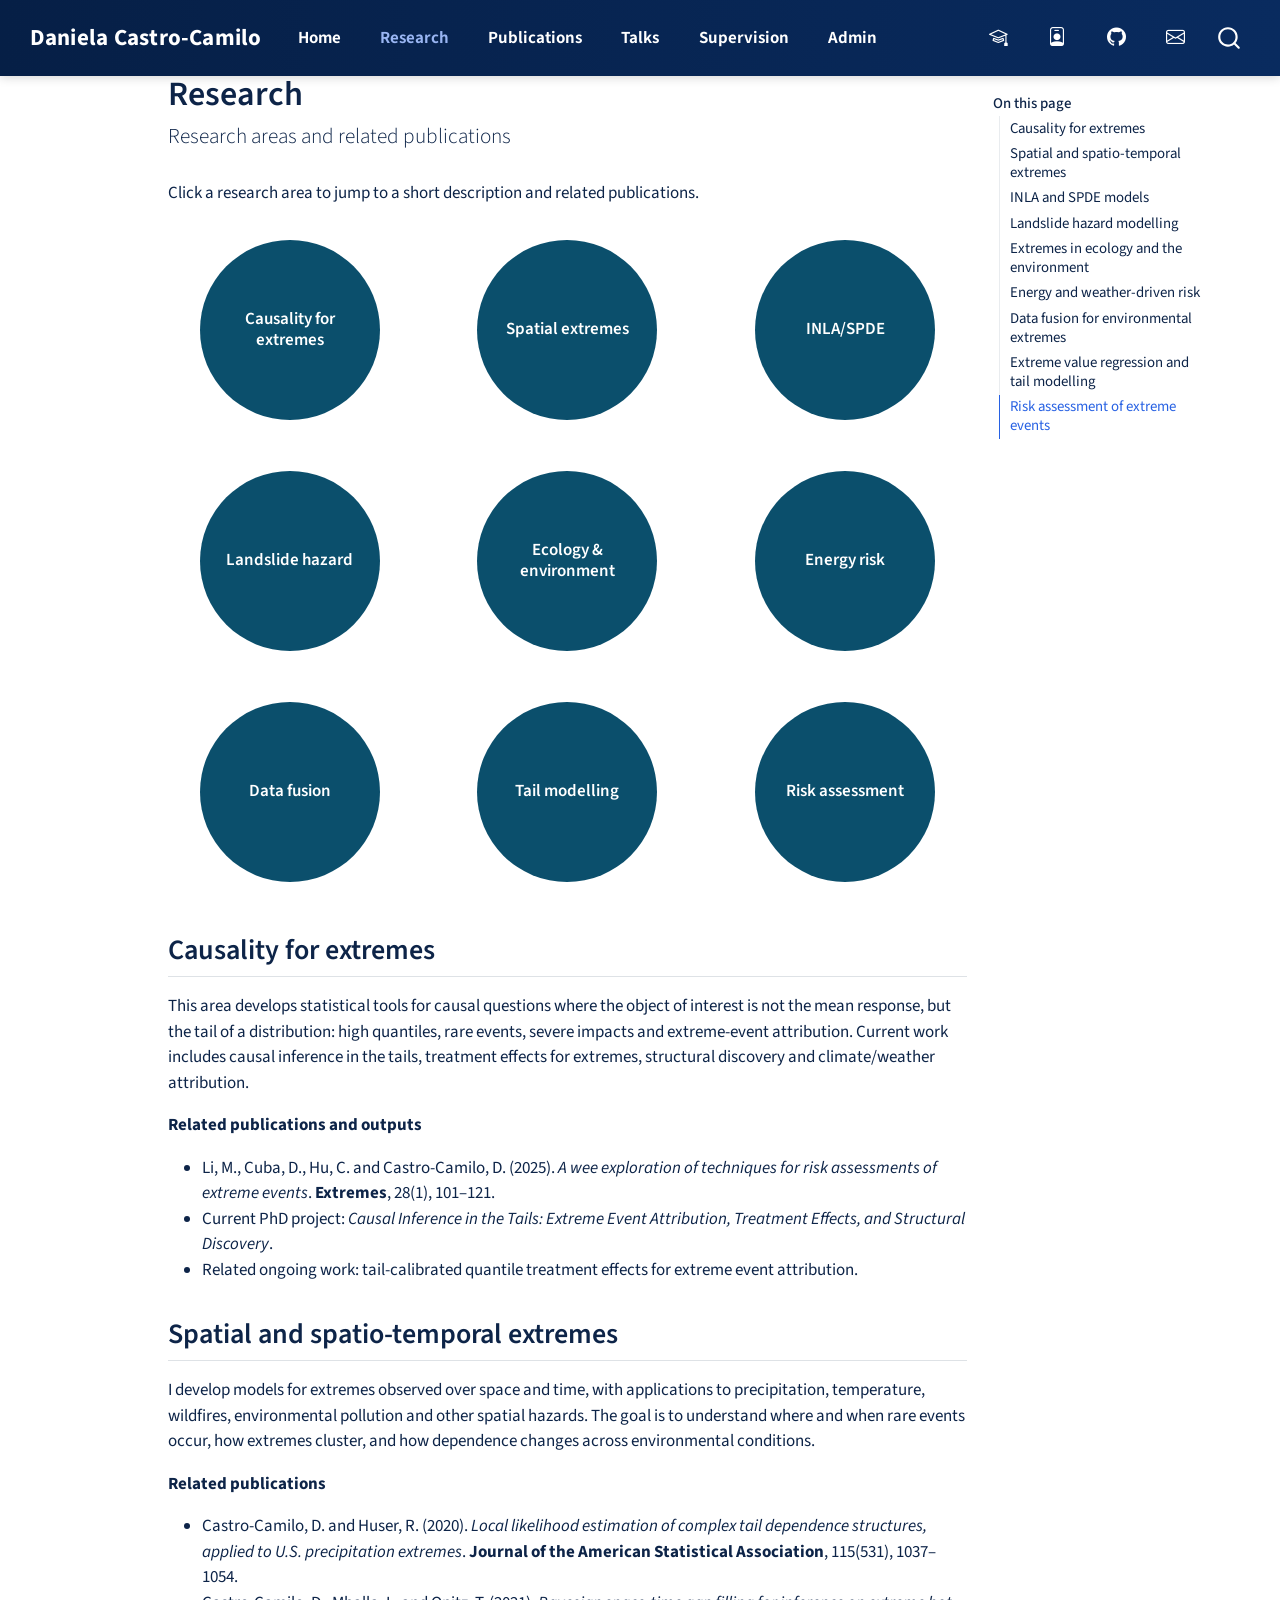
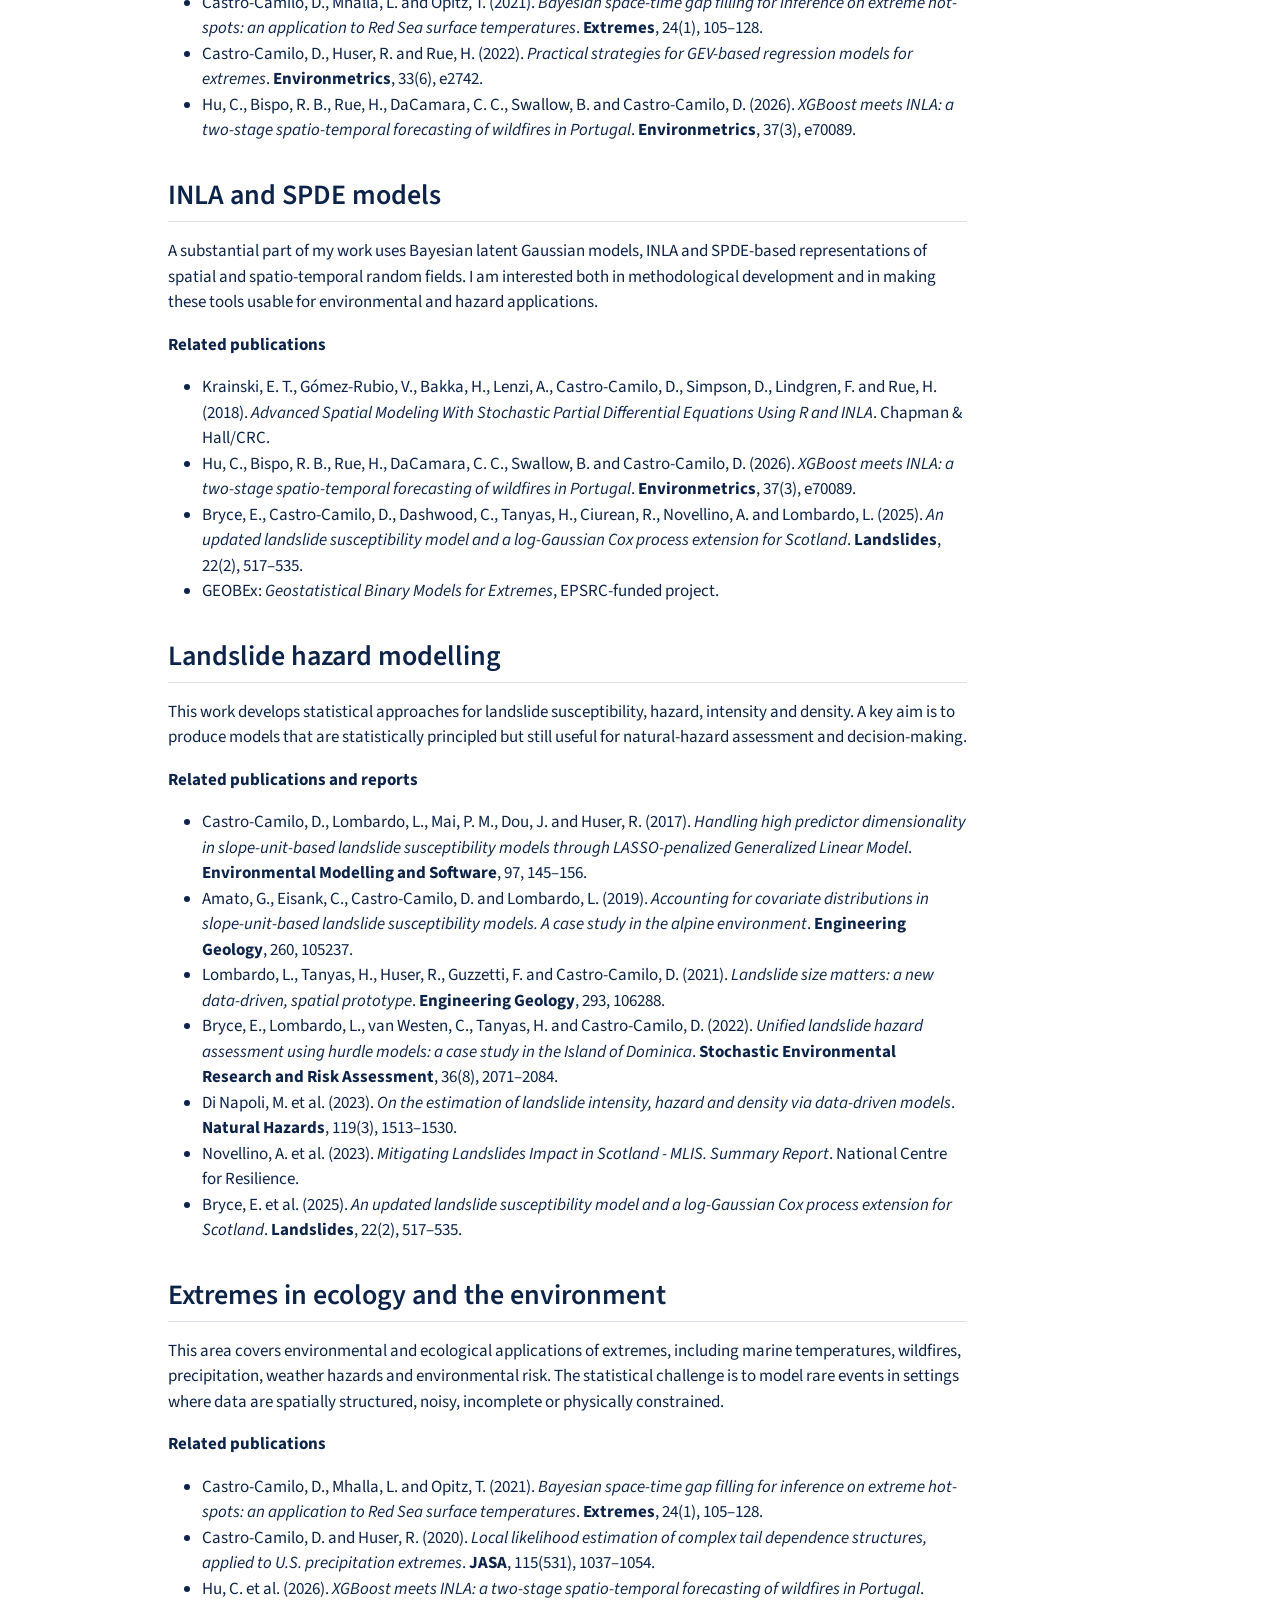
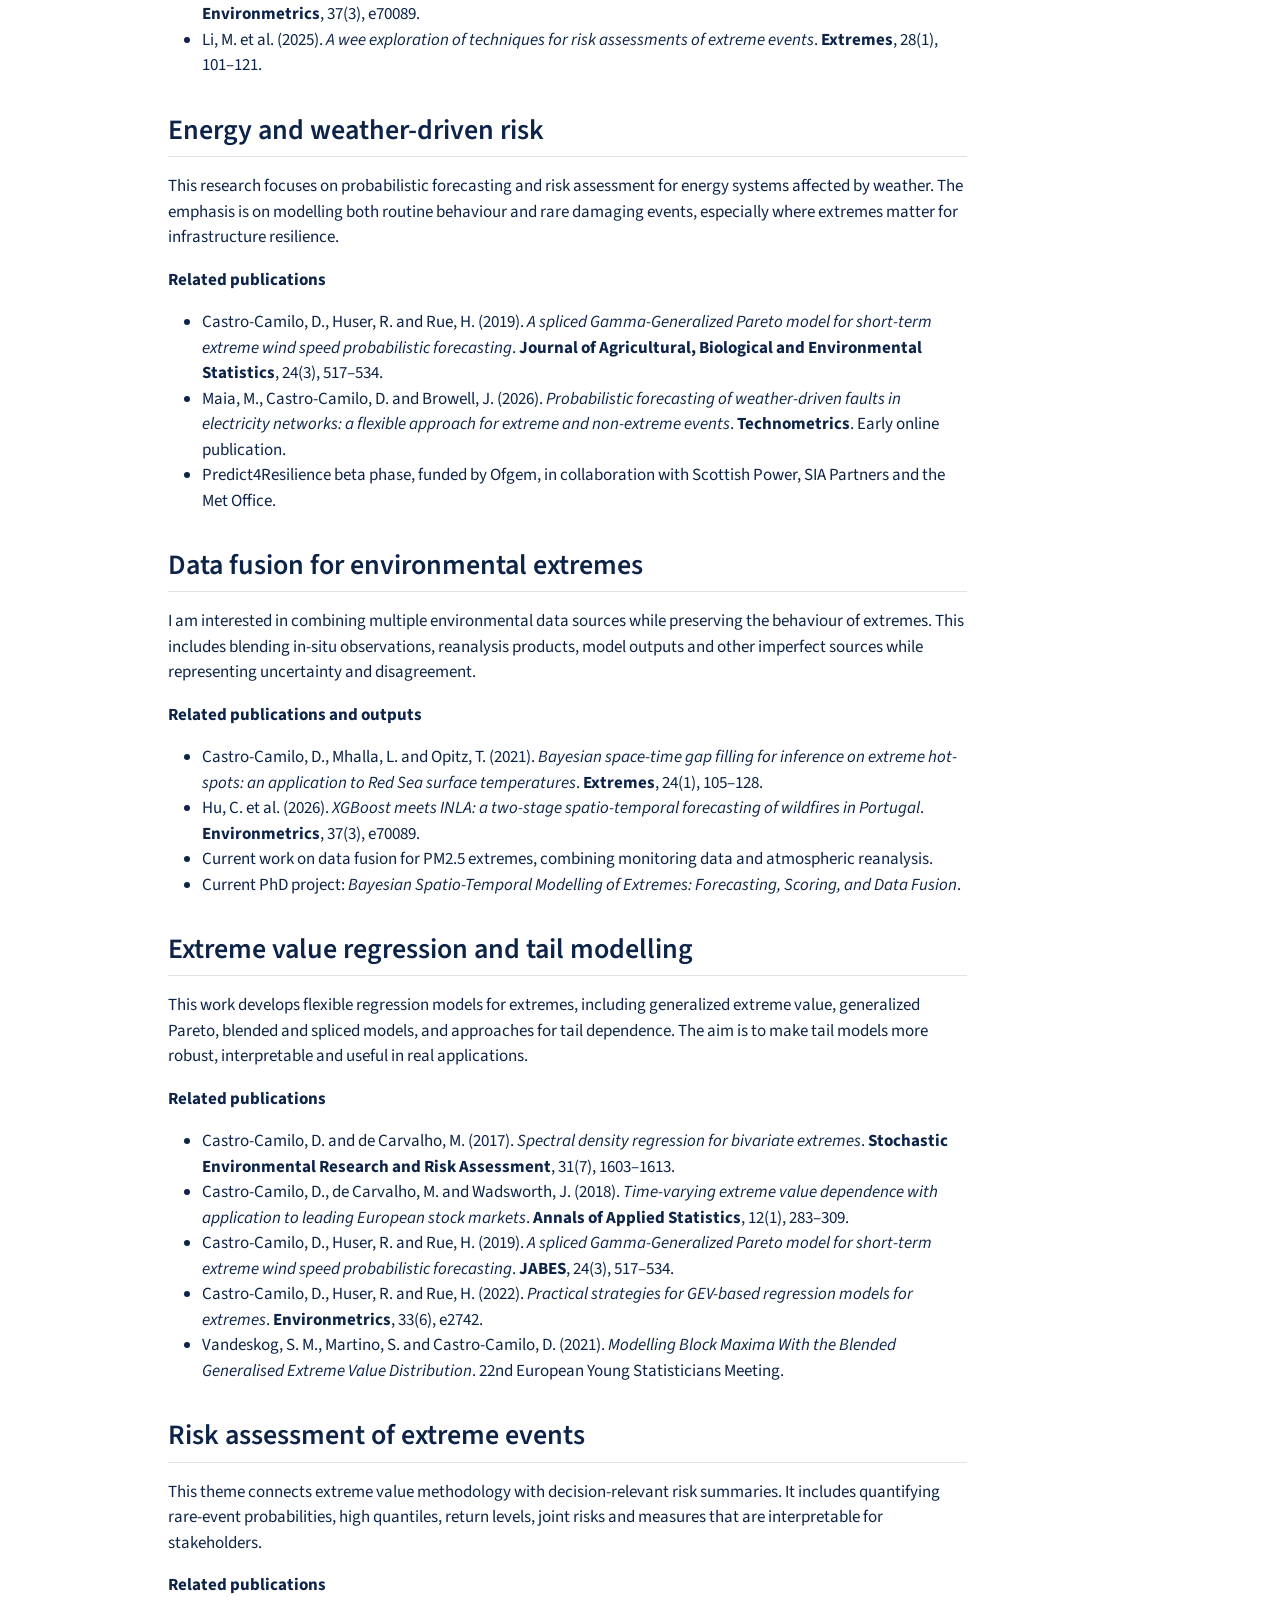
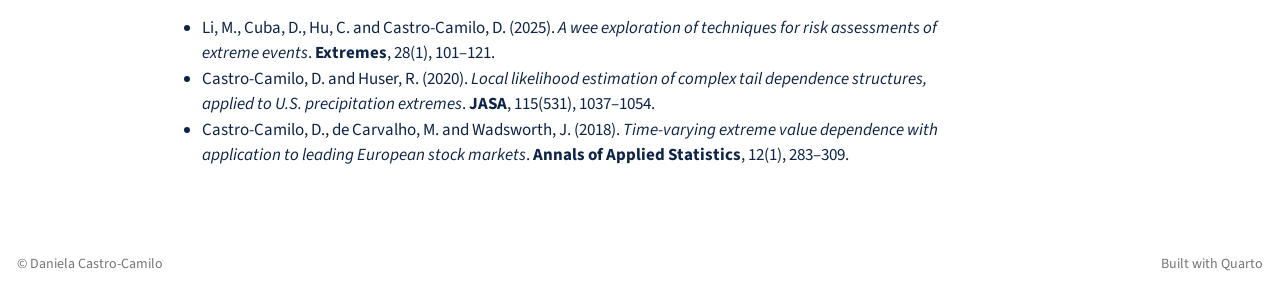
<file: docs/research.html>
<!DOCTYPE html>
<html xmlns="http://www.w3.org/1999/xhtml" lang="en" xml:lang="en"><head>

<meta charset="utf-8">
<meta name="generator" content="quarto-1.9.36">

<meta name="viewport" content="width=device-width, initial-scale=1.0, user-scalable=yes">


<title>Research – Daniela Castro-Camilo</title>
<style>
/* Default styles provided by pandoc.
** See https://pandoc.org/MANUAL.html#variables-for-html for config info.
*/
code{white-space: pre-wrap;}
span.smallcaps{font-variant: small-caps;}
div.columns{display: flex; gap: min(4vw, 1.5em);}
div.column{flex: auto; overflow-x: auto;}
div.hanging-indent{margin-left: 1.5em; text-indent: -1.5em;}
ul.task-list{list-style: none;}
ul.task-list li input[type="checkbox"] {
  width: 0.8em;
  margin: 0 0.8em 0.2em -1em; /* quarto-specific, see https://github.com/quarto-dev/quarto-cli/issues/4556 */ 
  vertical-align: middle;
}
</style>


<script src="site_libs/quarto-nav/quarto-nav.js"></script>
<script src="site_libs/quarto-nav/headroom.min.js"></script>
<script src="site_libs/clipboard/clipboard.min.js"></script>
<script src="site_libs/quarto-search/autocomplete.umd.js"></script>
<script src="site_libs/quarto-search/fuse.min.js"></script>
<script src="site_libs/quarto-search/quarto-search.js"></script>
<meta name="quarto:offset" content="./">
<script src="site_libs/quarto-html/quarto.js" type="module"></script>
<script src="site_libs/quarto-html/tabsets/tabsets.js" type="module"></script>
<script src="site_libs/quarto-html/popper.min.js"></script>
<script src="site_libs/quarto-html/tippy.umd.min.js"></script>
<script src="site_libs/quarto-html/anchor.min.js"></script>
<link href="site_libs/quarto-html/tippy.css" rel="stylesheet">
<link href="site_libs/quarto-html/quarto-syntax-highlighting-845c23b38eaddc0f92fda52bfe77a8c8.css" rel="stylesheet" id="quarto-text-highlighting-styles">
<script src="site_libs/bootstrap/bootstrap.min.js"></script>
<link href="site_libs/bootstrap/bootstrap-icons.css" rel="stylesheet">
<link href="site_libs/bootstrap/bootstrap-009549e7b1a52995168d8f26e1304190.min.css" rel="stylesheet" append-hash="true" id="quarto-bootstrap" data-mode="light">
<script id="quarto-search-options" type="application/json">{
  "location": "navbar",
  "copy-button": false,
  "collapse-after": 3,
  "panel-placement": "end",
  "type": "overlay",
  "limit": 50,
  "keyboard-shortcut": [
    "f",
    "/",
    "s"
  ],
  "show-item-context": false,
  "language": {
    "search-no-results-text": "No results",
    "search-matching-documents-text": "matching documents",
    "search-copy-link-title": "Copy link to search",
    "search-hide-matches-text": "Hide additional matches",
    "search-more-match-text": "more match in this document",
    "search-more-matches-text": "more matches in this document",
    "search-clear-button-title": "Clear",
    "search-text-placeholder": "",
    "search-detached-cancel-button-title": "Cancel",
    "search-submit-button-title": "Submit",
    "search-label": "Search"
  }
}</script>
<style>html{ scroll-behavior: smooth; }</style>


<link rel="stylesheet" href="styles.css">
</head>

<body class="nav-fixed quarto-light">

<div id="quarto-search-results"></div>
  <header id="quarto-header" class="headroom fixed-top">
    <nav class="navbar navbar-expand-lg " data-bs-theme="dark">
      <div class="navbar-container container-fluid">
      <div class="navbar-brand-container mx-auto">
    <a class="navbar-brand" href="./index.html">
    <span class="navbar-title">Daniela Castro-Camilo</span>
    </a>
  </div>
            <div id="quarto-search" class="" title="Search"></div>
          <button class="navbar-toggler" type="button" data-bs-toggle="collapse" data-bs-target="#navbarCollapse" aria-controls="navbarCollapse" role="menu" aria-expanded="false" aria-label="Toggle navigation" onclick="if (window.quartoToggleHeadroom) { window.quartoToggleHeadroom(); }">
  <span class="navbar-toggler-icon"></span>
</button>
          <div class="collapse navbar-collapse" id="navbarCollapse">
            <ul class="navbar-nav navbar-nav-scroll me-auto">
  <li class="nav-item">
    <a class="nav-link" href="./index.html"> 
<span class="menu-text">Home</span></a>
  </li>  
  <li class="nav-item">
    <a class="nav-link active" href="./research.html" aria-current="page"> 
<span class="menu-text">Research</span></a>
  </li>  
  <li class="nav-item">
    <a class="nav-link" href="./publications.html"> 
<span class="menu-text">Publications</span></a>
  </li>  
  <li class="nav-item">
    <a class="nav-link" href="./talks.html"> 
<span class="menu-text">Talks</span></a>
  </li>  
  <li class="nav-item">
    <a class="nav-link" href="./supervision.html"> 
<span class="menu-text">Supervision</span></a>
  </li>  
  <li class="nav-item">
    <a class="nav-link" href="./admin.html"> 
<span class="menu-text">Admin</span></a>
  </li>  
</ul>
            <ul class="navbar-nav navbar-nav-scroll ms-auto">
  <li class="nav-item compact">
    <a class="nav-link" href="https://scholar.google.com/citations?user=yeGAdSoAAAAJ&amp;hl=en&amp;oi=ao"> <i class="bi bi-mortarboard" role="img">
</i> 
<span class="menu-text"></span></a>
  </li>  
  <li class="nav-item compact">
    <a class="nav-link" href="https://orcid.org/0000-0002-7536-4613"> <i class="bi bi-person-badge" role="img">
</i> 
<span class="menu-text"></span></a>
  </li>  
  <li class="nav-item compact">
    <a class="nav-link" href="https://github.com/dcastrocamilo"> <i class="bi bi-github" role="img">
</i> 
<span class="menu-text"></span></a>
  </li>  
  <li class="nav-item compact">
    <a class="nav-link" href="mailto:Daniela.CastroCamilo@glasgow.ac.uk"> <i class="bi bi-envelope" role="img">
</i> 
<span class="menu-text"></span></a>
  </li>  
</ul>
          </div> <!-- /navcollapse -->
            <div class="quarto-navbar-tools">
</div>
      </div> <!-- /container-fluid -->
    </nav>
</header>
<!-- content -->
<div id="quarto-content" class="quarto-container page-columns page-rows-contents page-layout-article page-navbar">
<!-- sidebar -->
<!-- margin-sidebar -->
    <div id="quarto-margin-sidebar" class="sidebar margin-sidebar">
        <nav id="TOC" role="doc-toc" class="toc-active">
    <h2 id="toc-title">On this page</h2>
   
  <ul>
  <li><a href="#causality-for-extremes" id="toc-causality-for-extremes" class="nav-link active" data-scroll-target="#causality-for-extremes">Causality for extremes</a></li>
  <li><a href="#spatial-extremes" id="toc-spatial-extremes" class="nav-link" data-scroll-target="#spatial-extremes">Spatial and spatio-temporal extremes</a></li>
  <li><a href="#inla-spde" id="toc-inla-spde" class="nav-link" data-scroll-target="#inla-spde">INLA and SPDE models</a></li>
  <li><a href="#landslide-hazard" id="toc-landslide-hazard" class="nav-link" data-scroll-target="#landslide-hazard">Landslide hazard modelling</a></li>
  <li><a href="#ecology-environment" id="toc-ecology-environment" class="nav-link" data-scroll-target="#ecology-environment">Extremes in ecology and the environment</a></li>
  <li><a href="#energy-risk" id="toc-energy-risk" class="nav-link" data-scroll-target="#energy-risk">Energy and weather-driven risk</a></li>
  <li><a href="#data-fusion" id="toc-data-fusion" class="nav-link" data-scroll-target="#data-fusion">Data fusion for environmental extremes</a></li>
  <li><a href="#tail-modelling" id="toc-tail-modelling" class="nav-link" data-scroll-target="#tail-modelling">Extreme value regression and tail modelling</a></li>
  <li><a href="#risk-assessment" id="toc-risk-assessment" class="nav-link" data-scroll-target="#risk-assessment">Risk assessment of extreme events</a></li>
  </ul>
</nav>
    </div>
<!-- main -->
<main class="content" id="quarto-document-content">

<header id="title-block-header" class="quarto-title-block default">
<div class="quarto-title">
<h1 class="title">Research</h1>
<p class="subtitle lead">Research areas and related publications</p>
</div>



<div class="quarto-title-meta">

    
  
    
  </div>
  


</header>


<p>Click a research area to jump to a short description and related publications.</p>
<div class="research-grid">
<div class="research-item">
<p><a href="#causality-for-extremes" class="research-button">Causality for extremes</a></p>
</div>
<div class="research-item">
<p><a href="#spatial-extremes" class="research-button">Spatial extremes</a></p>
</div>
<div class="research-item">
<p><a href="#inla-spde" class="research-button">INLA/SPDE</a></p>
</div>
<div class="research-item">
<p><a href="#landslide-hazard" class="research-button">Landslide hazard</a></p>
</div>
<div class="research-item">
<p><a href="#ecology-environment" class="research-button">Ecology &amp; environment</a></p>
</div>
<div class="research-item">
<p><a href="#energy-risk" class="research-button">Energy risk</a></p>
</div>
<div class="research-item">
<p><a href="#data-fusion" class="research-button">Data fusion</a></p>
</div>
<div class="research-item">
<p><a href="#tail-modelling" class="research-button">Tail modelling</a></p>
</div>
<div class="research-item">
<p><a href="#risk-assessment" class="research-button">Risk assessment</a></p>
</div>
</div>
<section id="causality-for-extremes" class="level2">
<h2 class="anchored" data-anchor-id="causality-for-extremes">Causality for extremes</h2>
<p>This area develops statistical tools for causal questions where the object of interest is not the mean response, but the tail of a distribution: high quantiles, rare events, severe impacts and extreme-event attribution. Current work includes causal inference in the tails, treatment effects for extremes, structural discovery and climate/weather attribution.</p>
<p><strong>Related publications and outputs</strong></p>
<ul>
<li>Li, M., Cuba, D., Hu, C. and Castro-Camilo, D. (2025). <em>A wee exploration of techniques for risk assessments of extreme events</em>. <strong>Extremes</strong>, 28(1), 101–121.</li>
<li>Current PhD project: <em>Causal Inference in the Tails: Extreme Event Attribution, Treatment Effects, and Structural Discovery</em>.</li>
<li>Related ongoing work: tail-calibrated quantile treatment effects for extreme event attribution.</li>
</ul>
</section>
<section id="spatial-extremes" class="level2">
<h2 class="anchored" data-anchor-id="spatial-extremes">Spatial and spatio-temporal extremes</h2>
<p>I develop models for extremes observed over space and time, with applications to precipitation, temperature, wildfires, environmental pollution and other spatial hazards. The goal is to understand where and when rare events occur, how extremes cluster, and how dependence changes across environmental conditions.</p>
<p><strong>Related publications</strong></p>
<ul>
<li>Castro-Camilo, D. and Huser, R. (2020). <em>Local likelihood estimation of complex tail dependence structures, applied to U.S. precipitation extremes</em>. <strong>Journal of the American Statistical Association</strong>, 115(531), 1037–1054.</li>
<li>Castro-Camilo, D., Mhalla, L. and Opitz, T. (2021). <em>Bayesian space-time gap filling for inference on extreme hot-spots: an application to Red Sea surface temperatures</em>. <strong>Extremes</strong>, 24(1), 105–128.</li>
<li>Castro-Camilo, D., Huser, R. and Rue, H. (2022). <em>Practical strategies for GEV-based regression models for extremes</em>. <strong>Environmetrics</strong>, 33(6), e2742.</li>
<li>Hu, C., Bispo, R. B., Rue, H., DaCamara, C. C., Swallow, B. and Castro-Camilo, D. (2026). <em>XGBoost meets INLA: a two-stage spatio-temporal forecasting of wildfires in Portugal</em>. <strong>Environmetrics</strong>, 37(3), e70089.</li>
</ul>
</section>
<section id="inla-spde" class="level2">
<h2 class="anchored" data-anchor-id="inla-spde">INLA and SPDE models</h2>
<p>A substantial part of my work uses Bayesian latent Gaussian models, INLA and SPDE-based representations of spatial and spatio-temporal random fields. I am interested both in methodological development and in making these tools usable for environmental and hazard applications.</p>
<p><strong>Related publications</strong></p>
<ul>
<li>Krainski, E. T., Gómez-Rubio, V., Bakka, H., Lenzi, A., Castro-Camilo, D., Simpson, D., Lindgren, F. and Rue, H. (2018). <em>Advanced Spatial Modeling With Stochastic Partial Differential Equations Using R and INLA</em>. Chapman &amp; Hall/CRC.</li>
<li>Hu, C., Bispo, R. B., Rue, H., DaCamara, C. C., Swallow, B. and Castro-Camilo, D. (2026). <em>XGBoost meets INLA: a two-stage spatio-temporal forecasting of wildfires in Portugal</em>. <strong>Environmetrics</strong>, 37(3), e70089.</li>
<li>Bryce, E., Castro-Camilo, D., Dashwood, C., Tanyas, H., Ciurean, R., Novellino, A. and Lombardo, L. (2025). <em>An updated landslide susceptibility model and a log-Gaussian Cox process extension for Scotland</em>. <strong>Landslides</strong>, 22(2), 517–535.</li>
<li>GEOBEx: <em>Geostatistical Binary Models for Extremes</em>, EPSRC-funded project.</li>
</ul>
</section>
<section id="landslide-hazard" class="level2">
<h2 class="anchored" data-anchor-id="landslide-hazard">Landslide hazard modelling</h2>
<p>This work develops statistical approaches for landslide susceptibility, hazard, intensity and density. A key aim is to produce models that are statistically principled but still useful for natural-hazard assessment and decision-making.</p>
<p><strong>Related publications and reports</strong></p>
<ul>
<li>Castro-Camilo, D., Lombardo, L., Mai, P. M., Dou, J. and Huser, R. (2017). <em>Handling high predictor dimensionality in slope-unit-based landslide susceptibility models through LASSO-penalized Generalized Linear Model</em>. <strong>Environmental Modelling and Software</strong>, 97, 145–156.</li>
<li>Amato, G., Eisank, C., Castro-Camilo, D. and Lombardo, L. (2019). <em>Accounting for covariate distributions in slope-unit-based landslide susceptibility models. A case study in the alpine environment</em>. <strong>Engineering Geology</strong>, 260, 105237.</li>
<li>Lombardo, L., Tanyas, H., Huser, R., Guzzetti, F. and Castro-Camilo, D. (2021). <em>Landslide size matters: a new data-driven, spatial prototype</em>. <strong>Engineering Geology</strong>, 293, 106288.</li>
<li>Bryce, E., Lombardo, L., van Westen, C., Tanyas, H. and Castro-Camilo, D. (2022). <em>Unified landslide hazard assessment using hurdle models: a case study in the Island of Dominica</em>. <strong>Stochastic Environmental Research and Risk Assessment</strong>, 36(8), 2071–2084.</li>
<li>Di Napoli, M. et al.&nbsp;(2023). <em>On the estimation of landslide intensity, hazard and density via data-driven models</em>. <strong>Natural Hazards</strong>, 119(3), 1513–1530.</li>
<li>Novellino, A. et al.&nbsp;(2023). <em>Mitigating Landslides Impact in Scotland - MLIS. Summary Report</em>. National Centre for Resilience.</li>
<li>Bryce, E. et al.&nbsp;(2025). <em>An updated landslide susceptibility model and a log-Gaussian Cox process extension for Scotland</em>. <strong>Landslides</strong>, 22(2), 517–535.</li>
</ul>
</section>
<section id="ecology-environment" class="level2">
<h2 class="anchored" data-anchor-id="ecology-environment">Extremes in ecology and the environment</h2>
<p>This area covers environmental and ecological applications of extremes, including marine temperatures, wildfires, precipitation, weather hazards and environmental risk. The statistical challenge is to model rare events in settings where data are spatially structured, noisy, incomplete or physically constrained.</p>
<p><strong>Related publications</strong></p>
<ul>
<li>Castro-Camilo, D., Mhalla, L. and Opitz, T. (2021). <em>Bayesian space-time gap filling for inference on extreme hot-spots: an application to Red Sea surface temperatures</em>. <strong>Extremes</strong>, 24(1), 105–128.</li>
<li>Castro-Camilo, D. and Huser, R. (2020). <em>Local likelihood estimation of complex tail dependence structures, applied to U.S. precipitation extremes</em>. <strong>JASA</strong>, 115(531), 1037–1054.</li>
<li>Hu, C. et al.&nbsp;(2026). <em>XGBoost meets INLA: a two-stage spatio-temporal forecasting of wildfires in Portugal</em>. <strong>Environmetrics</strong>, 37(3), e70089.</li>
<li>Li, M. et al.&nbsp;(2025). <em>A wee exploration of techniques for risk assessments of extreme events</em>. <strong>Extremes</strong>, 28(1), 101–121.</li>
</ul>
</section>
<section id="energy-risk" class="level2">
<h2 class="anchored" data-anchor-id="energy-risk">Energy and weather-driven risk</h2>
<p>This research focuses on probabilistic forecasting and risk assessment for energy systems affected by weather. The emphasis is on modelling both routine behaviour and rare damaging events, especially where extremes matter for infrastructure resilience.</p>
<p><strong>Related publications</strong></p>
<ul>
<li>Castro-Camilo, D., Huser, R. and Rue, H. (2019). <em>A spliced Gamma-Generalized Pareto model for short-term extreme wind speed probabilistic forecasting</em>. <strong>Journal of Agricultural, Biological and Environmental Statistics</strong>, 24(3), 517–534.</li>
<li>Maia, M., Castro-Camilo, D. and Browell, J. (2026). <em>Probabilistic forecasting of weather-driven faults in electricity networks: a flexible approach for extreme and non-extreme events</em>. <strong>Technometrics</strong>. Early online publication.</li>
<li>Predict4Resilience beta phase, funded by Ofgem, in collaboration with Scottish Power, SIA Partners and the Met Office.</li>
</ul>
</section>
<section id="data-fusion" class="level2">
<h2 class="anchored" data-anchor-id="data-fusion">Data fusion for environmental extremes</h2>
<p>I am interested in combining multiple environmental data sources while preserving the behaviour of extremes. This includes blending in-situ observations, reanalysis products, model outputs and other imperfect sources while representing uncertainty and disagreement.</p>
<p><strong>Related publications and outputs</strong></p>
<ul>
<li>Castro-Camilo, D., Mhalla, L. and Opitz, T. (2021). <em>Bayesian space-time gap filling for inference on extreme hot-spots: an application to Red Sea surface temperatures</em>. <strong>Extremes</strong>, 24(1), 105–128.</li>
<li>Hu, C. et al.&nbsp;(2026). <em>XGBoost meets INLA: a two-stage spatio-temporal forecasting of wildfires in Portugal</em>. <strong>Environmetrics</strong>, 37(3), e70089.</li>
<li>Current work on data fusion for PM2.5 extremes, combining monitoring data and atmospheric reanalysis.</li>
<li>Current PhD project: <em>Bayesian Spatio-Temporal Modelling of Extremes: Forecasting, Scoring, and Data Fusion</em>.</li>
</ul>
</section>
<section id="tail-modelling" class="level2">
<h2 class="anchored" data-anchor-id="tail-modelling">Extreme value regression and tail modelling</h2>
<p>This work develops flexible regression models for extremes, including generalized extreme value, generalized Pareto, blended and spliced models, and approaches for tail dependence. The aim is to make tail models more robust, interpretable and useful in real applications.</p>
<p><strong>Related publications</strong></p>
<ul>
<li>Castro-Camilo, D. and de Carvalho, M. (2017). <em>Spectral density regression for bivariate extremes</em>. <strong>Stochastic Environmental Research and Risk Assessment</strong>, 31(7), 1603–1613.</li>
<li>Castro-Camilo, D., de Carvalho, M. and Wadsworth, J. (2018). <em>Time-varying extreme value dependence with application to leading European stock markets</em>. <strong>Annals of Applied Statistics</strong>, 12(1), 283–309.</li>
<li>Castro-Camilo, D., Huser, R. and Rue, H. (2019). <em>A spliced Gamma-Generalized Pareto model for short-term extreme wind speed probabilistic forecasting</em>. <strong>JABES</strong>, 24(3), 517–534.</li>
<li>Castro-Camilo, D., Huser, R. and Rue, H. (2022). <em>Practical strategies for GEV-based regression models for extremes</em>. <strong>Environmetrics</strong>, 33(6), e2742.</li>
<li>Vandeskog, S. M., Martino, S. and Castro-Camilo, D. (2021). <em>Modelling Block Maxima With the Blended Generalised Extreme Value Distribution</em>. 22nd European Young Statisticians Meeting.</li>
</ul>
</section>
<section id="risk-assessment" class="level2">
<h2 class="anchored" data-anchor-id="risk-assessment">Risk assessment of extreme events</h2>
<p>This theme connects extreme value methodology with decision-relevant risk summaries. It includes quantifying rare-event probabilities, high quantiles, return levels, joint risks and measures that are interpretable for stakeholders.</p>
<p><strong>Related publications</strong></p>
<ul>
<li>Li, M., Cuba, D., Hu, C. and Castro-Camilo, D. (2025). <em>A wee exploration of techniques for risk assessments of extreme events</em>. <strong>Extremes</strong>, 28(1), 101–121.</li>
<li>Castro-Camilo, D. and Huser, R. (2020). <em>Local likelihood estimation of complex tail dependence structures, applied to U.S. precipitation extremes</em>. <strong>JASA</strong>, 115(531), 1037–1054.</li>
<li>Castro-Camilo, D., de Carvalho, M. and Wadsworth, J. (2018). <em>Time-varying extreme value dependence with application to leading European stock markets</em>. <strong>Annals of Applied Statistics</strong>, 12(1), 283–309.</li>
</ul>


</section>

</main> <!-- /main -->
<script id="quarto-html-after-body" type="application/javascript">
  window.document.addEventListener("DOMContentLoaded", function (event) {
    const icon = "";
    const anchorJS = new window.AnchorJS();
    anchorJS.options = {
      placement: 'right',
      icon: icon
    };
    anchorJS.add('.anchored');
    const isCodeAnnotation = (el) => {
      for (const clz of el.classList) {
        if (clz.startsWith('code-annotation-')) {                     
          return true;
        }
      }
      return false;
    }
    const onCopySuccess = function(e) {
      // button target
      const button = e.trigger;
      // don't keep focus
      button.blur();
      // flash "checked"
      button.classList.add('code-copy-button-checked');
      var currentTitle = button.getAttribute("title");
      button.setAttribute("title", "Copied!");
      let tooltip;
      if (window.bootstrap) {
        button.setAttribute("data-bs-toggle", "tooltip");
        button.setAttribute("data-bs-placement", "left");
        button.setAttribute("data-bs-title", "Copied!");
        tooltip = new bootstrap.Tooltip(button, 
          { trigger: "manual", 
            customClass: "code-copy-button-tooltip",
            offset: [0, -8]});
        tooltip.show();    
      }
      setTimeout(function() {
        if (tooltip) {
          tooltip.hide();
          button.removeAttribute("data-bs-title");
          button.removeAttribute("data-bs-toggle");
          button.removeAttribute("data-bs-placement");
        }
        button.setAttribute("title", currentTitle);
        button.classList.remove('code-copy-button-checked');
      }, 1000);
      // clear code selection
      e.clearSelection();
    }
    const getTextToCopy = function(trigger) {
      const outerScaffold = trigger.parentElement.cloneNode(true);
      const codeEl = outerScaffold.querySelector('code');
      for (const childEl of codeEl.children) {
        if (isCodeAnnotation(childEl)) {
          childEl.remove();
        }
      }
      return codeEl.innerText;
    }
    const clipboard = new window.ClipboardJS('.code-copy-button:not([data-in-quarto-modal])', {
      text: getTextToCopy
    });
    clipboard.on('success', onCopySuccess);
    if (window.document.getElementById('quarto-embedded-source-code-modal')) {
      const clipboardModal = new window.ClipboardJS('.code-copy-button[data-in-quarto-modal]', {
        text: getTextToCopy,
        container: window.document.getElementById('quarto-embedded-source-code-modal')
      });
      clipboardModal.on('success', onCopySuccess);
    }
      var localhostRegex = new RegExp(/^(?:http|https):\/\/localhost\:?[0-9]*\//);
      var mailtoRegex = new RegExp(/^mailto:/);
        var filterRegex = new RegExp("https:\/\/dcastrocamilo\.github\.io\/dcc\/");
      var isInternal = (href) => {
          return filterRegex.test(href) || localhostRegex.test(href) || mailtoRegex.test(href);
      }
      // Inspect non-navigation links and adorn them if external
     var links = window.document.querySelectorAll('a[href]:not(.nav-link):not(.navbar-brand):not(.toc-action):not(.sidebar-link):not(.sidebar-item-toggle):not(.pagination-link):not(.no-external):not([aria-hidden]):not(.dropdown-item):not(.quarto-navigation-tool):not(.about-link)');
      for (var i=0; i<links.length; i++) {
        const link = links[i];
        if (!isInternal(link.href)) {
          // undo the damage that might have been done by quarto-nav.js in the case of
          // links that we want to consider external
          if (link.dataset.originalHref !== undefined) {
            link.href = link.dataset.originalHref;
          }
            // target, if specified
            link.setAttribute("target", "_blank");
            if (link.getAttribute("rel") === null) {
              link.setAttribute("rel", "noopener");
            }
        }
      }
    function tippyHover(el, contentFn, onTriggerFn, onUntriggerFn) {
      const config = {
        allowHTML: true,
        maxWidth: 500,
        delay: 100,
        arrow: false,
        appendTo: function(el) {
            return el.parentElement;
        },
        interactive: true,
        interactiveBorder: 10,
        theme: 'quarto',
        placement: 'bottom-start',
      };
      if (contentFn) {
        config.content = contentFn;
      }
      if (onTriggerFn) {
        config.onTrigger = onTriggerFn;
      }
      if (onUntriggerFn) {
        config.onUntrigger = onUntriggerFn;
      }
      window.tippy(el, config); 
    }
    const noterefs = window.document.querySelectorAll('a[role="doc-noteref"]');
    for (var i=0; i<noterefs.length; i++) {
      const ref = noterefs[i];
      tippyHover(ref, function() {
        // use id or data attribute instead here
        let href = ref.getAttribute('data-footnote-href') || ref.getAttribute('href');
        try { href = new URL(href).hash; } catch {}
        const id = href.replace(/^#\/?/, "");
        const note = window.document.getElementById(id);
        if (note) {
          return note.innerHTML;
        } else {
          return "";
        }
      });
    }
    const xrefs = window.document.querySelectorAll('a.quarto-xref');
    const processXRef = (id, note) => {
      // Strip column container classes
      const stripColumnClz = (el) => {
        el.classList.remove("page-full", "page-columns");
        if (el.children) {
          for (const child of el.children) {
            stripColumnClz(child);
          }
        }
      }
      stripColumnClz(note)
      if (id === null || id.startsWith('sec-')) {
        // Special case sections, only their first couple elements
        const container = document.createElement("div");
        if (note.children && note.children.length > 2) {
          container.appendChild(note.children[0].cloneNode(true));
          for (let i = 1; i < note.children.length; i++) {
            const child = note.children[i];
            if (child.tagName === "P" && child.innerText === "") {
              continue;
            } else {
              container.appendChild(child.cloneNode(true));
              break;
            }
          }
          if (window.Quarto?.typesetMath) {
            window.Quarto.typesetMath(container);
          }
          return container.innerHTML
        } else {
          if (window.Quarto?.typesetMath) {
            window.Quarto.typesetMath(note);
          }
          return note.innerHTML;
        }
      } else {
        // Remove any anchor links if they are present
        const anchorLink = note.querySelector('a.anchorjs-link');
        if (anchorLink) {
          anchorLink.remove();
        }
        if (window.Quarto?.typesetMath) {
          window.Quarto.typesetMath(note);
        }
        if (note.classList.contains("callout")) {
          return note.outerHTML;
        } else {
          return note.innerHTML;
        }
      }
    }
    for (var i=0; i<xrefs.length; i++) {
      const xref = xrefs[i];
      tippyHover(xref, undefined, function(instance) {
        instance.disable();
        let url = xref.getAttribute('href');
        let hash = undefined; 
        if (url.startsWith('#')) {
          hash = url;
        } else {
          try { hash = new URL(url).hash; } catch {}
        }
        if (hash) {
          const id = hash.replace(/^#\/?/, "");
          const note = window.document.getElementById(id);
          if (note !== null) {
            try {
              const html = processXRef(id, note.cloneNode(true));
              instance.setContent(html);
            } finally {
              instance.enable();
              instance.show();
            }
          } else {
            // See if we can fetch this
            fetch(url.split('#')[0])
            .then(res => res.text())
            .then(html => {
              const parser = new DOMParser();
              const htmlDoc = parser.parseFromString(html, "text/html");
              const note = htmlDoc.getElementById(id);
              if (note !== null) {
                const html = processXRef(id, note);
                instance.setContent(html);
              } 
            }).finally(() => {
              instance.enable();
              instance.show();
            });
          }
        } else {
          // See if we can fetch a full url (with no hash to target)
          // This is a special case and we should probably do some content thinning / targeting
          fetch(url)
          .then(res => res.text())
          .then(html => {
            const parser = new DOMParser();
            const htmlDoc = parser.parseFromString(html, "text/html");
            const note = htmlDoc.querySelector('main.content');
            if (note !== null) {
              // This should only happen for chapter cross references
              // (since there is no id in the URL)
              // remove the first header
              if (note.children.length > 0 && note.children[0].tagName === "HEADER") {
                note.children[0].remove();
              }
              const html = processXRef(null, note);
              instance.setContent(html);
            } 
          }).finally(() => {
            instance.enable();
            instance.show();
          });
        }
      }, function(instance) {
      });
    }
        let selectedAnnoteEl;
        const selectorForAnnotation = ( cell, annotation) => {
          let cellAttr = 'data-code-cell="' + cell + '"';
          let lineAttr = 'data-code-annotation="' +  annotation + '"';
          const selector = 'span[' + cellAttr + '][' + lineAttr + ']';
          return selector;
        }
        const selectCodeLines = (annoteEl) => {
          const doc = window.document;
          const targetCell = annoteEl.getAttribute("data-target-cell");
          const targetAnnotation = annoteEl.getAttribute("data-target-annotation");
          const annoteSpan = window.document.querySelector(selectorForAnnotation(targetCell, targetAnnotation));
          const lines = annoteSpan.getAttribute("data-code-lines").split(",");
          const lineIds = lines.map((line) => {
            return targetCell + "-" + line;
          })
          let top = null;
          let height = null;
          let parent = null;
          if (lineIds.length > 0) {
              //compute the position of the single el (top and bottom and make a div)
              const el = window.document.getElementById(lineIds[0]);
              top = el.offsetTop;
              height = el.offsetHeight;
              parent = el.parentElement.parentElement;
            if (lineIds.length > 1) {
              const lastEl = window.document.getElementById(lineIds[lineIds.length - 1]);
              const bottom = lastEl.offsetTop + lastEl.offsetHeight;
              height = bottom - top;
            }
            if (top !== null && height !== null && parent !== null) {
              // cook up a div (if necessary) and position it 
              let div = window.document.getElementById("code-annotation-line-highlight");
              if (div === null) {
                div = window.document.createElement("div");
                div.setAttribute("id", "code-annotation-line-highlight");
                div.style.position = 'absolute';
                parent.appendChild(div);
              }
              div.style.top = top - 2 + "px";
              div.style.height = height + 4 + "px";
              div.style.left = 0;
              let gutterDiv = window.document.getElementById("code-annotation-line-highlight-gutter");
              if (gutterDiv === null) {
                gutterDiv = window.document.createElement("div");
                gutterDiv.setAttribute("id", "code-annotation-line-highlight-gutter");
                gutterDiv.style.position = 'absolute';
                const codeCell = window.document.getElementById(targetCell);
                const gutter = codeCell.querySelector('.code-annotation-gutter');
                gutter.appendChild(gutterDiv);
              }
              gutterDiv.style.top = top - 2 + "px";
              gutterDiv.style.height = height + 4 + "px";
            }
            selectedAnnoteEl = annoteEl;
          }
        };
        const unselectCodeLines = () => {
          const elementsIds = ["code-annotation-line-highlight", "code-annotation-line-highlight-gutter"];
          elementsIds.forEach((elId) => {
            const div = window.document.getElementById(elId);
            if (div) {
              div.remove();
            }
          });
          selectedAnnoteEl = undefined;
        };
          // Handle positioning of the toggle
      window.addEventListener(
        "resize",
        throttle(() => {
          elRect = undefined;
          if (selectedAnnoteEl) {
            selectCodeLines(selectedAnnoteEl);
          }
        }, 10)
      );
      function throttle(fn, ms) {
      let throttle = false;
      let timer;
        return (...args) => {
          if(!throttle) { // first call gets through
              fn.apply(this, args);
              throttle = true;
          } else { // all the others get throttled
              if(timer) clearTimeout(timer); // cancel #2
              timer = setTimeout(() => {
                fn.apply(this, args);
                timer = throttle = false;
              }, ms);
          }
        };
      }
        // Attach click handler to the DT
        const annoteDls = window.document.querySelectorAll('dt[data-target-cell]');
        for (const annoteDlNode of annoteDls) {
          annoteDlNode.addEventListener('click', (event) => {
            const clickedEl = event.target;
            if (clickedEl !== selectedAnnoteEl) {
              unselectCodeLines();
              const activeEl = window.document.querySelector('dt[data-target-cell].code-annotation-active');
              if (activeEl) {
                activeEl.classList.remove('code-annotation-active');
              }
              selectCodeLines(clickedEl);
              clickedEl.classList.add('code-annotation-active');
            } else {
              // Unselect the line
              unselectCodeLines();
              clickedEl.classList.remove('code-annotation-active');
            }
          });
        }
    const findCites = (el) => {
      const parentEl = el.parentElement;
      if (parentEl) {
        const cites = parentEl.dataset.cites;
        if (cites) {
          return {
            el,
            cites: cites.split(' ')
          };
        } else {
          return findCites(el.parentElement)
        }
      } else {
        return undefined;
      }
    };
    var bibliorefs = window.document.querySelectorAll('a[role="doc-biblioref"]');
    for (var i=0; i<bibliorefs.length; i++) {
      const ref = bibliorefs[i];
      const citeInfo = findCites(ref);
      if (citeInfo) {
        tippyHover(citeInfo.el, function() {
          var popup = window.document.createElement('div');
          citeInfo.cites.forEach(function(cite) {
            var citeDiv = window.document.createElement('div');
            citeDiv.classList.add('hanging-indent');
            citeDiv.classList.add('csl-entry');
            var biblioDiv = window.document.getElementById('ref-' + cite);
            if (biblioDiv) {
              citeDiv.innerHTML = biblioDiv.innerHTML;
            }
            popup.appendChild(citeDiv);
          });
          return popup.innerHTML;
        });
      }
    }
  });
  </script>
</div> <!-- /content -->
<footer class="footer">
  <div class="nav-footer">
    <div class="nav-footer-left">
<p>© Daniela Castro-Camilo</p>
</div>   
    <div class="nav-footer-center">
      &nbsp;
    </div>
    <div class="nav-footer-right">
<p>Built with Quarto</p>
</div>
  </div>
</footer>




<script src="site_libs/quarto-html/zenscroll-min.js"></script>
</body></html>
</file>
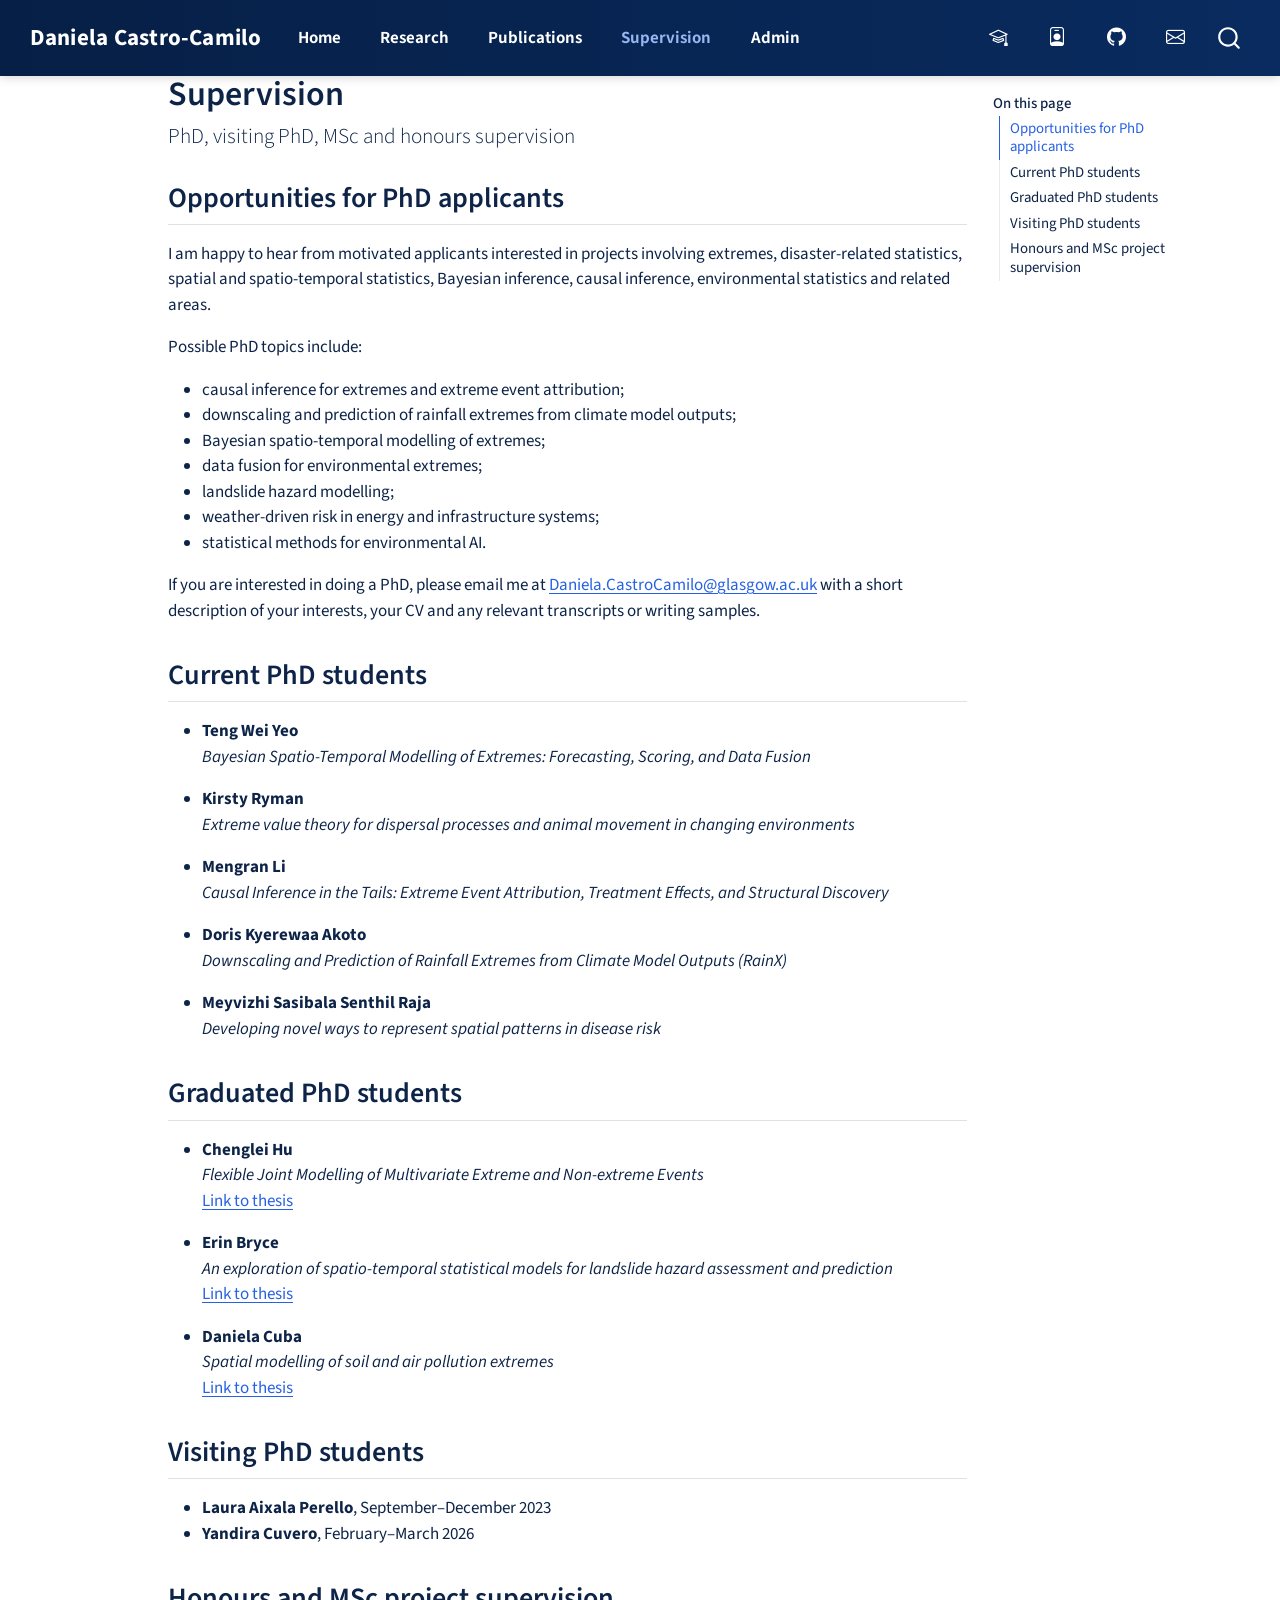
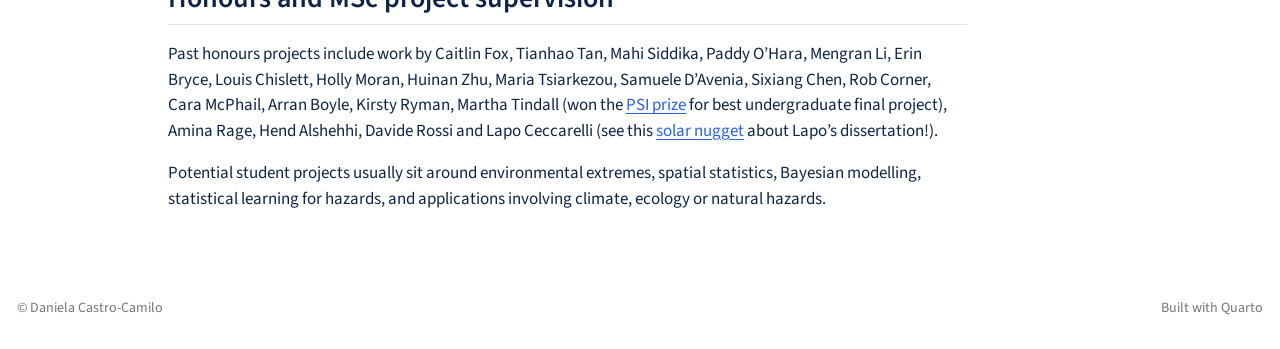
<file: docs/supervision.html>
<!DOCTYPE html>
<html xmlns="http://www.w3.org/1999/xhtml" lang="en" xml:lang="en"><head>

<meta charset="utf-8">
<meta name="generator" content="quarto-1.9.36">

<meta name="viewport" content="width=device-width, initial-scale=1.0, user-scalable=yes">


<title>Supervision – Daniela Castro-Camilo</title>
<style>
/* Default styles provided by pandoc.
** See https://pandoc.org/MANUAL.html#variables-for-html for config info.
*/
code{white-space: pre-wrap;}
span.smallcaps{font-variant: small-caps;}
div.columns{display: flex; gap: min(4vw, 1.5em);}
div.column{flex: auto; overflow-x: auto;}
div.hanging-indent{margin-left: 1.5em; text-indent: -1.5em;}
ul.task-list{list-style: none;}
ul.task-list li input[type="checkbox"] {
  width: 0.8em;
  margin: 0 0.8em 0.2em -1em; /* quarto-specific, see https://github.com/quarto-dev/quarto-cli/issues/4556 */ 
  vertical-align: middle;
}
</style>


<script src="site_libs/quarto-nav/quarto-nav.js"></script>
<script src="site_libs/quarto-nav/headroom.min.js"></script>
<script src="site_libs/clipboard/clipboard.min.js"></script>
<script src="site_libs/quarto-search/autocomplete.umd.js"></script>
<script src="site_libs/quarto-search/fuse.min.js"></script>
<script src="site_libs/quarto-search/quarto-search.js"></script>
<meta name="quarto:offset" content="./">
<script src="site_libs/quarto-html/quarto.js" type="module"></script>
<script src="site_libs/quarto-html/tabsets/tabsets.js" type="module"></script>
<script src="site_libs/quarto-html/popper.min.js"></script>
<script src="site_libs/quarto-html/tippy.umd.min.js"></script>
<script src="site_libs/quarto-html/anchor.min.js"></script>
<link href="site_libs/quarto-html/tippy.css" rel="stylesheet">
<link href="site_libs/quarto-html/quarto-syntax-highlighting-845c23b38eaddc0f92fda52bfe77a8c8.css" rel="stylesheet" id="quarto-text-highlighting-styles">
<script src="site_libs/bootstrap/bootstrap.min.js"></script>
<link href="site_libs/bootstrap/bootstrap-icons.css" rel="stylesheet">
<link href="site_libs/bootstrap/bootstrap-009549e7b1a52995168d8f26e1304190.min.css" rel="stylesheet" append-hash="true" id="quarto-bootstrap" data-mode="light">
<script id="quarto-search-options" type="application/json">{
  "location": "navbar",
  "copy-button": false,
  "collapse-after": 3,
  "panel-placement": "end",
  "type": "overlay",
  "limit": 50,
  "keyboard-shortcut": [
    "f",
    "/",
    "s"
  ],
  "show-item-context": false,
  "language": {
    "search-no-results-text": "No results",
    "search-matching-documents-text": "matching documents",
    "search-copy-link-title": "Copy link to search",
    "search-hide-matches-text": "Hide additional matches",
    "search-more-match-text": "more match in this document",
    "search-more-matches-text": "more matches in this document",
    "search-clear-button-title": "Clear",
    "search-text-placeholder": "",
    "search-detached-cancel-button-title": "Cancel",
    "search-submit-button-title": "Submit",
    "search-label": "Search"
  }
}</script>
<style>html{ scroll-behavior: smooth; }</style>


<link rel="stylesheet" href="styles.css">
</head>

<body class="nav-fixed quarto-light">

<div id="quarto-search-results"></div>
  <header id="quarto-header" class="headroom fixed-top">
    <nav class="navbar navbar-expand-lg " data-bs-theme="dark">
      <div class="navbar-container container-fluid">
      <div class="navbar-brand-container mx-auto">
    <a class="navbar-brand" href="./index.html">
    <span class="navbar-title">Daniela Castro-Camilo</span>
    </a>
  </div>
            <div id="quarto-search" class="" title="Search"></div>
          <button class="navbar-toggler" type="button" data-bs-toggle="collapse" data-bs-target="#navbarCollapse" aria-controls="navbarCollapse" role="menu" aria-expanded="false" aria-label="Toggle navigation" onclick="if (window.quartoToggleHeadroom) { window.quartoToggleHeadroom(); }">
  <span class="navbar-toggler-icon"></span>
</button>
          <div class="collapse navbar-collapse" id="navbarCollapse">
            <ul class="navbar-nav navbar-nav-scroll me-auto">
  <li class="nav-item">
    <a class="nav-link" href="./index.html"> 
<span class="menu-text">Home</span></a>
  </li>  
  <li class="nav-item">
    <a class="nav-link" href="./research.html"> 
<span class="menu-text">Research</span></a>
  </li>  
  <li class="nav-item">
    <a class="nav-link" href="./publications.html"> 
<span class="menu-text">Publications</span></a>
  </li>  
  <li class="nav-item">
    <a class="nav-link active" href="./supervision.html" aria-current="page"> 
<span class="menu-text">Supervision</span></a>
  </li>  
  <li class="nav-item">
    <a class="nav-link" href="./admin.html"> 
<span class="menu-text">Admin</span></a>
  </li>  
</ul>
            <ul class="navbar-nav navbar-nav-scroll ms-auto">
  <li class="nav-item compact">
    <a class="nav-link" href="https://scholar.google.com/citations?user=yeGAdSoAAAAJ&amp;hl=en&amp;oi=ao"> <i class="bi bi-mortarboard" role="img">
</i> 
<span class="menu-text"></span></a>
  </li>  
  <li class="nav-item compact">
    <a class="nav-link" href="https://orcid.org/0000-0002-7536-4613"> <i class="bi bi-person-badge" role="img">
</i> 
<span class="menu-text"></span></a>
  </li>  
  <li class="nav-item compact">
    <a class="nav-link" href="https://github.com/dcastrocamilo"> <i class="bi bi-github" role="img">
</i> 
<span class="menu-text"></span></a>
  </li>  
  <li class="nav-item compact">
    <a class="nav-link" href="mailto:Daniela.CastroCamilo@glasgow.ac.uk"> <i class="bi bi-envelope" role="img">
</i> 
<span class="menu-text"></span></a>
  </li>  
</ul>
          </div> <!-- /navcollapse -->
            <div class="quarto-navbar-tools">
</div>
      </div> <!-- /container-fluid -->
    </nav>
</header>
<!-- content -->
<div id="quarto-content" class="quarto-container page-columns page-rows-contents page-layout-article page-navbar">
<!-- sidebar -->
<!-- margin-sidebar -->
    <div id="quarto-margin-sidebar" class="sidebar margin-sidebar">
        <nav id="TOC" role="doc-toc" class="toc-active">
    <h2 id="toc-title">On this page</h2>
   
  <ul>
  <li><a href="#opportunities-for-phd-applicants" id="toc-opportunities-for-phd-applicants" class="nav-link active" data-scroll-target="#opportunities-for-phd-applicants">Opportunities for PhD applicants</a></li>
  <li><a href="#current-phd-students" id="toc-current-phd-students" class="nav-link" data-scroll-target="#current-phd-students">Current PhD students</a></li>
  <li><a href="#graduated-phd-students" id="toc-graduated-phd-students" class="nav-link" data-scroll-target="#graduated-phd-students">Graduated PhD students</a></li>
  <li><a href="#visiting-phd-students" id="toc-visiting-phd-students" class="nav-link" data-scroll-target="#visiting-phd-students">Visiting PhD students</a></li>
  <li><a href="#honours-and-msc-project-supervision" id="toc-honours-and-msc-project-supervision" class="nav-link" data-scroll-target="#honours-and-msc-project-supervision">Honours and MSc project supervision</a></li>
  </ul>
</nav>
    </div>
<!-- main -->
<main class="content" id="quarto-document-content">

<header id="title-block-header" class="quarto-title-block default">
<div class="quarto-title">
<h1 class="title">Supervision</h1>
<p class="subtitle lead">PhD, visiting PhD, MSc and honours supervision</p>
</div>



<div class="quarto-title-meta">

    
  
    
  </div>
  


</header>


<section id="opportunities-for-phd-applicants" class="level2">
<h2 class="anchored" data-anchor-id="opportunities-for-phd-applicants">Opportunities for PhD applicants</h2>
<p>I am happy to hear from motivated applicants interested in projects involving extremes, disaster-related statistics, spatial and spatio-temporal statistics, Bayesian inference, causal inference, environmental statistics and related areas.</p>
<p>Possible PhD topics include:</p>
<ul>
<li>causal inference for extremes and extreme event attribution;</li>
<li>downscaling and prediction of rainfall extremes from climate model outputs;</li>
<li>Bayesian spatio-temporal modelling of extremes;</li>
<li>data fusion for environmental extremes;</li>
<li>landslide hazard modelling;</li>
<li>weather-driven risk in energy and infrastructure systems;</li>
<li>statistical methods for environmental AI.</li>
</ul>
<p>If you are interested in doing a PhD, please email me at <a href="mailto:Daniela.CastroCamilo@glasgow.ac.uk">Daniela.CastroCamilo@glasgow.ac.uk</a> with a short description of your interests, your CV and any relevant transcripts or writing samples.</p>
</section>
<section id="current-phd-students" class="level2">
<h2 class="anchored" data-anchor-id="current-phd-students">Current PhD students</h2>
<ul>
<li><p><strong>Teng Wei Yeo</strong><br>
<em>Bayesian Spatio-Temporal Modelling of Extremes: Forecasting, Scoring, and Data Fusion</em></p></li>
<li><p><strong>Kirsty Ryman</strong><br>
<em>Extreme value theory for dispersal processes and animal movement in changing environments</em></p></li>
<li><p><strong>Mengran Li</strong><br>
<em>Causal Inference in the Tails: Extreme Event Attribution, Treatment Effects, and Structural Discovery</em></p></li>
<li><p><strong>Doris Kyerewaa Akoto</strong><br>
<em>Downscaling and Prediction of Rainfall Extremes from Climate Model Outputs (RainX)</em></p></li>
<li><p><strong>Meyvizhi Sasibala Senthil Raja</strong><br>
<em>Developing novel ways to represent spatial patterns in disease risk</em></p></li>
</ul>
</section>
<section id="graduated-phd-students" class="level2">
<h2 class="anchored" data-anchor-id="graduated-phd-students">Graduated PhD students</h2>
<ul>
<li><p><strong>Chenglei Hu</strong><br>
<em>Flexible Joint Modelling of Multivariate Extreme and Non-extreme Events</em><br> <a href="https://theses.gla.ac.uk/85833/">Link to thesis</a></p></li>
<li><p><strong>Erin Bryce</strong><br>
<em>An exploration of spatio-temporal statistical models for landslide hazard assessment and prediction</em><br> <a href="https://theses.gla.ac.uk/85477/">Link to thesis</a></p></li>
<li><p><strong>Daniela Cuba</strong><br>
<em>Spatial modelling of soil and air pollution extremes</em><br> <a href="https://theses.gla.ac.uk/84667/">Link to thesis</a></p></li>
</ul>
</section>
<section id="visiting-phd-students" class="level2">
<h2 class="anchored" data-anchor-id="visiting-phd-students">Visiting PhD students</h2>
<ul>
<li><strong>Laura Aixala Perello</strong>, September–December 2023</li>
<li><strong>Yandira Cuvero</strong>, February–March 2026</li>
</ul>
</section>
<section id="honours-and-msc-project-supervision" class="level2">
<h2 class="anchored" data-anchor-id="honours-and-msc-project-supervision">Honours and MSc project supervision</h2>
<p>Past honours projects include work by Caitlin Fox, Tianhao Tan, Mahi Siddika, Paddy O’Hara, Mengran Li, Erin Bryce, Louis Chislett, Holly Moran, Huinan Zhu, Maria Tsiarkezou, Samuele D’Avenia, Sixiang Chen, Rob Corner, Cara McPhail, Arran Boyle, Kirsty Ryman, Martha Tindall (won the <a href="https://psiweb.org/careers">PSI prize</a> for best undergraduate final project), Amina Rage, Hend Alshehhi, Davide Rossi and Lapo Ceccarelli (see this <a href="https://heliowiki.smce.nasa.gov/wiki/index.php/How_Extreme_Can_Solar_Flares_Get%3F_A_Statistical_View">solar nugget</a> about Lapo’s dissertation!).</p>
<p>Potential student projects usually sit around environmental extremes, spatial statistics, Bayesian modelling, statistical learning for hazards, and applications involving climate, ecology or natural hazards.</p>


</section>

</main> <!-- /main -->
<script id="quarto-html-after-body" type="application/javascript">
  window.document.addEventListener("DOMContentLoaded", function (event) {
    const icon = "";
    const anchorJS = new window.AnchorJS();
    anchorJS.options = {
      placement: 'right',
      icon: icon
    };
    anchorJS.add('.anchored');
    const isCodeAnnotation = (el) => {
      for (const clz of el.classList) {
        if (clz.startsWith('code-annotation-')) {                     
          return true;
        }
      }
      return false;
    }
    const onCopySuccess = function(e) {
      // button target
      const button = e.trigger;
      // don't keep focus
      button.blur();
      // flash "checked"
      button.classList.add('code-copy-button-checked');
      var currentTitle = button.getAttribute("title");
      button.setAttribute("title", "Copied!");
      let tooltip;
      if (window.bootstrap) {
        button.setAttribute("data-bs-toggle", "tooltip");
        button.setAttribute("data-bs-placement", "left");
        button.setAttribute("data-bs-title", "Copied!");
        tooltip = new bootstrap.Tooltip(button, 
          { trigger: "manual", 
            customClass: "code-copy-button-tooltip",
            offset: [0, -8]});
        tooltip.show();    
      }
      setTimeout(function() {
        if (tooltip) {
          tooltip.hide();
          button.removeAttribute("data-bs-title");
          button.removeAttribute("data-bs-toggle");
          button.removeAttribute("data-bs-placement");
        }
        button.setAttribute("title", currentTitle);
        button.classList.remove('code-copy-button-checked');
      }, 1000);
      // clear code selection
      e.clearSelection();
    }
    const getTextToCopy = function(trigger) {
      const outerScaffold = trigger.parentElement.cloneNode(true);
      const codeEl = outerScaffold.querySelector('code');
      for (const childEl of codeEl.children) {
        if (isCodeAnnotation(childEl)) {
          childEl.remove();
        }
      }
      return codeEl.innerText;
    }
    const clipboard = new window.ClipboardJS('.code-copy-button:not([data-in-quarto-modal])', {
      text: getTextToCopy
    });
    clipboard.on('success', onCopySuccess);
    if (window.document.getElementById('quarto-embedded-source-code-modal')) {
      const clipboardModal = new window.ClipboardJS('.code-copy-button[data-in-quarto-modal]', {
        text: getTextToCopy,
        container: window.document.getElementById('quarto-embedded-source-code-modal')
      });
      clipboardModal.on('success', onCopySuccess);
    }
      var localhostRegex = new RegExp(/^(?:http|https):\/\/localhost\:?[0-9]*\//);
      var mailtoRegex = new RegExp(/^mailto:/);
        var filterRegex = new RegExp("https:\/\/dcastrocamilo\.github\.io\/dcc\/");
      var isInternal = (href) => {
          return filterRegex.test(href) || localhostRegex.test(href) || mailtoRegex.test(href);
      }
      // Inspect non-navigation links and adorn them if external
     var links = window.document.querySelectorAll('a[href]:not(.nav-link):not(.navbar-brand):not(.toc-action):not(.sidebar-link):not(.sidebar-item-toggle):not(.pagination-link):not(.no-external):not([aria-hidden]):not(.dropdown-item):not(.quarto-navigation-tool):not(.about-link)');
      for (var i=0; i<links.length; i++) {
        const link = links[i];
        if (!isInternal(link.href)) {
          // undo the damage that might have been done by quarto-nav.js in the case of
          // links that we want to consider external
          if (link.dataset.originalHref !== undefined) {
            link.href = link.dataset.originalHref;
          }
            // target, if specified
            link.setAttribute("target", "_blank");
            if (link.getAttribute("rel") === null) {
              link.setAttribute("rel", "noopener");
            }
        }
      }
    function tippyHover(el, contentFn, onTriggerFn, onUntriggerFn) {
      const config = {
        allowHTML: true,
        maxWidth: 500,
        delay: 100,
        arrow: false,
        appendTo: function(el) {
            return el.parentElement;
        },
        interactive: true,
        interactiveBorder: 10,
        theme: 'quarto',
        placement: 'bottom-start',
      };
      if (contentFn) {
        config.content = contentFn;
      }
      if (onTriggerFn) {
        config.onTrigger = onTriggerFn;
      }
      if (onUntriggerFn) {
        config.onUntrigger = onUntriggerFn;
      }
      window.tippy(el, config); 
    }
    const noterefs = window.document.querySelectorAll('a[role="doc-noteref"]');
    for (var i=0; i<noterefs.length; i++) {
      const ref = noterefs[i];
      tippyHover(ref, function() {
        // use id or data attribute instead here
        let href = ref.getAttribute('data-footnote-href') || ref.getAttribute('href');
        try { href = new URL(href).hash; } catch {}
        const id = href.replace(/^#\/?/, "");
        const note = window.document.getElementById(id);
        if (note) {
          return note.innerHTML;
        } else {
          return "";
        }
      });
    }
    const xrefs = window.document.querySelectorAll('a.quarto-xref');
    const processXRef = (id, note) => {
      // Strip column container classes
      const stripColumnClz = (el) => {
        el.classList.remove("page-full", "page-columns");
        if (el.children) {
          for (const child of el.children) {
            stripColumnClz(child);
          }
        }
      }
      stripColumnClz(note)
      if (id === null || id.startsWith('sec-')) {
        // Special case sections, only their first couple elements
        const container = document.createElement("div");
        if (note.children && note.children.length > 2) {
          container.appendChild(note.children[0].cloneNode(true));
          for (let i = 1; i < note.children.length; i++) {
            const child = note.children[i];
            if (child.tagName === "P" && child.innerText === "") {
              continue;
            } else {
              container.appendChild(child.cloneNode(true));
              break;
            }
          }
          if (window.Quarto?.typesetMath) {
            window.Quarto.typesetMath(container);
          }
          return container.innerHTML
        } else {
          if (window.Quarto?.typesetMath) {
            window.Quarto.typesetMath(note);
          }
          return note.innerHTML;
        }
      } else {
        // Remove any anchor links if they are present
        const anchorLink = note.querySelector('a.anchorjs-link');
        if (anchorLink) {
          anchorLink.remove();
        }
        if (window.Quarto?.typesetMath) {
          window.Quarto.typesetMath(note);
        }
        if (note.classList.contains("callout")) {
          return note.outerHTML;
        } else {
          return note.innerHTML;
        }
      }
    }
    for (var i=0; i<xrefs.length; i++) {
      const xref = xrefs[i];
      tippyHover(xref, undefined, function(instance) {
        instance.disable();
        let url = xref.getAttribute('href');
        let hash = undefined; 
        if (url.startsWith('#')) {
          hash = url;
        } else {
          try { hash = new URL(url).hash; } catch {}
        }
        if (hash) {
          const id = hash.replace(/^#\/?/, "");
          const note = window.document.getElementById(id);
          if (note !== null) {
            try {
              const html = processXRef(id, note.cloneNode(true));
              instance.setContent(html);
            } finally {
              instance.enable();
              instance.show();
            }
          } else {
            // See if we can fetch this
            fetch(url.split('#')[0])
            .then(res => res.text())
            .then(html => {
              const parser = new DOMParser();
              const htmlDoc = parser.parseFromString(html, "text/html");
              const note = htmlDoc.getElementById(id);
              if (note !== null) {
                const html = processXRef(id, note);
                instance.setContent(html);
              } 
            }).finally(() => {
              instance.enable();
              instance.show();
            });
          }
        } else {
          // See if we can fetch a full url (with no hash to target)
          // This is a special case and we should probably do some content thinning / targeting
          fetch(url)
          .then(res => res.text())
          .then(html => {
            const parser = new DOMParser();
            const htmlDoc = parser.parseFromString(html, "text/html");
            const note = htmlDoc.querySelector('main.content');
            if (note !== null) {
              // This should only happen for chapter cross references
              // (since there is no id in the URL)
              // remove the first header
              if (note.children.length > 0 && note.children[0].tagName === "HEADER") {
                note.children[0].remove();
              }
              const html = processXRef(null, note);
              instance.setContent(html);
            } 
          }).finally(() => {
            instance.enable();
            instance.show();
          });
        }
      }, function(instance) {
      });
    }
        let selectedAnnoteEl;
        const selectorForAnnotation = ( cell, annotation) => {
          let cellAttr = 'data-code-cell="' + cell + '"';
          let lineAttr = 'data-code-annotation="' +  annotation + '"';
          const selector = 'span[' + cellAttr + '][' + lineAttr + ']';
          return selector;
        }
        const selectCodeLines = (annoteEl) => {
          const doc = window.document;
          const targetCell = annoteEl.getAttribute("data-target-cell");
          const targetAnnotation = annoteEl.getAttribute("data-target-annotation");
          const annoteSpan = window.document.querySelector(selectorForAnnotation(targetCell, targetAnnotation));
          const lines = annoteSpan.getAttribute("data-code-lines").split(",");
          const lineIds = lines.map((line) => {
            return targetCell + "-" + line;
          })
          let top = null;
          let height = null;
          let parent = null;
          if (lineIds.length > 0) {
              //compute the position of the single el (top and bottom and make a div)
              const el = window.document.getElementById(lineIds[0]);
              top = el.offsetTop;
              height = el.offsetHeight;
              parent = el.parentElement.parentElement;
            if (lineIds.length > 1) {
              const lastEl = window.document.getElementById(lineIds[lineIds.length - 1]);
              const bottom = lastEl.offsetTop + lastEl.offsetHeight;
              height = bottom - top;
            }
            if (top !== null && height !== null && parent !== null) {
              // cook up a div (if necessary) and position it 
              let div = window.document.getElementById("code-annotation-line-highlight");
              if (div === null) {
                div = window.document.createElement("div");
                div.setAttribute("id", "code-annotation-line-highlight");
                div.style.position = 'absolute';
                parent.appendChild(div);
              }
              div.style.top = top - 2 + "px";
              div.style.height = height + 4 + "px";
              div.style.left = 0;
              let gutterDiv = window.document.getElementById("code-annotation-line-highlight-gutter");
              if (gutterDiv === null) {
                gutterDiv = window.document.createElement("div");
                gutterDiv.setAttribute("id", "code-annotation-line-highlight-gutter");
                gutterDiv.style.position = 'absolute';
                const codeCell = window.document.getElementById(targetCell);
                const gutter = codeCell.querySelector('.code-annotation-gutter');
                gutter.appendChild(gutterDiv);
              }
              gutterDiv.style.top = top - 2 + "px";
              gutterDiv.style.height = height + 4 + "px";
            }
            selectedAnnoteEl = annoteEl;
          }
        };
        const unselectCodeLines = () => {
          const elementsIds = ["code-annotation-line-highlight", "code-annotation-line-highlight-gutter"];
          elementsIds.forEach((elId) => {
            const div = window.document.getElementById(elId);
            if (div) {
              div.remove();
            }
          });
          selectedAnnoteEl = undefined;
        };
          // Handle positioning of the toggle
      window.addEventListener(
        "resize",
        throttle(() => {
          elRect = undefined;
          if (selectedAnnoteEl) {
            selectCodeLines(selectedAnnoteEl);
          }
        }, 10)
      );
      function throttle(fn, ms) {
      let throttle = false;
      let timer;
        return (...args) => {
          if(!throttle) { // first call gets through
              fn.apply(this, args);
              throttle = true;
          } else { // all the others get throttled
              if(timer) clearTimeout(timer); // cancel #2
              timer = setTimeout(() => {
                fn.apply(this, args);
                timer = throttle = false;
              }, ms);
          }
        };
      }
        // Attach click handler to the DT
        const annoteDls = window.document.querySelectorAll('dt[data-target-cell]');
        for (const annoteDlNode of annoteDls) {
          annoteDlNode.addEventListener('click', (event) => {
            const clickedEl = event.target;
            if (clickedEl !== selectedAnnoteEl) {
              unselectCodeLines();
              const activeEl = window.document.querySelector('dt[data-target-cell].code-annotation-active');
              if (activeEl) {
                activeEl.classList.remove('code-annotation-active');
              }
              selectCodeLines(clickedEl);
              clickedEl.classList.add('code-annotation-active');
            } else {
              // Unselect the line
              unselectCodeLines();
              clickedEl.classList.remove('code-annotation-active');
            }
          });
        }
    const findCites = (el) => {
      const parentEl = el.parentElement;
      if (parentEl) {
        const cites = parentEl.dataset.cites;
        if (cites) {
          return {
            el,
            cites: cites.split(' ')
          };
        } else {
          return findCites(el.parentElement)
        }
      } else {
        return undefined;
      }
    };
    var bibliorefs = window.document.querySelectorAll('a[role="doc-biblioref"]');
    for (var i=0; i<bibliorefs.length; i++) {
      const ref = bibliorefs[i];
      const citeInfo = findCites(ref);
      if (citeInfo) {
        tippyHover(citeInfo.el, function() {
          var popup = window.document.createElement('div');
          citeInfo.cites.forEach(function(cite) {
            var citeDiv = window.document.createElement('div');
            citeDiv.classList.add('hanging-indent');
            citeDiv.classList.add('csl-entry');
            var biblioDiv = window.document.getElementById('ref-' + cite);
            if (biblioDiv) {
              citeDiv.innerHTML = biblioDiv.innerHTML;
            }
            popup.appendChild(citeDiv);
          });
          return popup.innerHTML;
        });
      }
    }
  });
  </script>
</div> <!-- /content -->
<footer class="footer">
  <div class="nav-footer">
    <div class="nav-footer-left">
<p>© Daniela Castro-Camilo</p>
</div>   
    <div class="nav-footer-center">
      &nbsp;
    </div>
    <div class="nav-footer-right">
<p>Built with Quarto</p>
</div>
  </div>
</footer>




<script src="site_libs/quarto-html/zenscroll-min.js"></script>
</body></html>
</file>
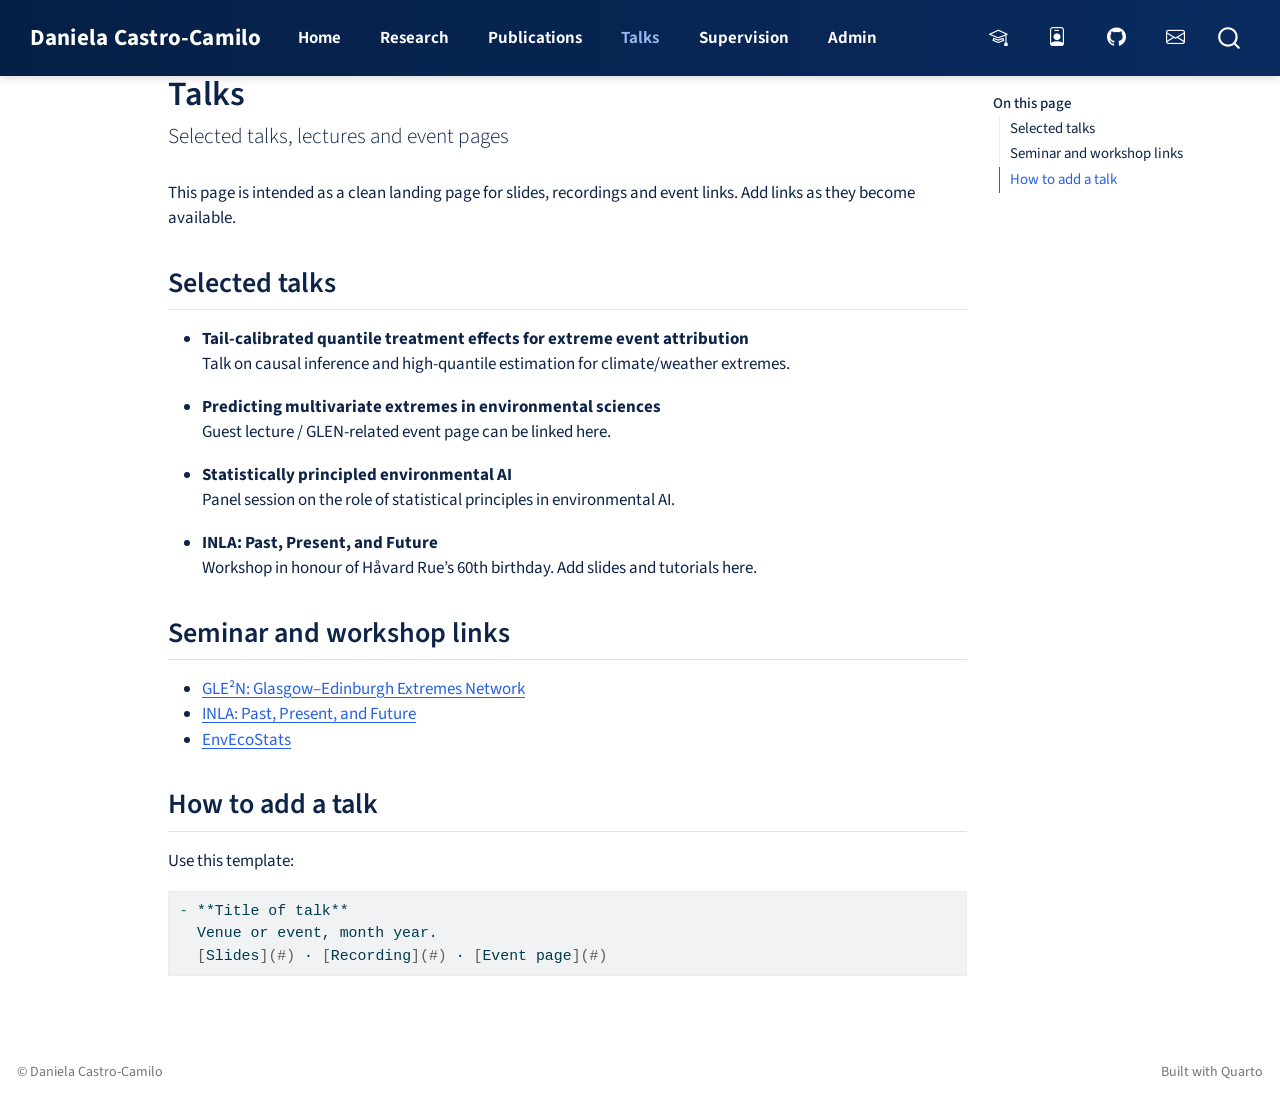
<file: docs/talks.html>
<!DOCTYPE html>
<html xmlns="http://www.w3.org/1999/xhtml" lang="en" xml:lang="en"><head>

<meta charset="utf-8">
<meta name="generator" content="quarto-1.9.36">

<meta name="viewport" content="width=device-width, initial-scale=1.0, user-scalable=yes">


<title>Talks – Daniela Castro-Camilo</title>
<style>
/* Default styles provided by pandoc.
** See https://pandoc.org/MANUAL.html#variables-for-html for config info.
*/
code{white-space: pre-wrap;}
span.smallcaps{font-variant: small-caps;}
div.columns{display: flex; gap: min(4vw, 1.5em);}
div.column{flex: auto; overflow-x: auto;}
div.hanging-indent{margin-left: 1.5em; text-indent: -1.5em;}
ul.task-list{list-style: none;}
ul.task-list li input[type="checkbox"] {
  width: 0.8em;
  margin: 0 0.8em 0.2em -1em; /* quarto-specific, see https://github.com/quarto-dev/quarto-cli/issues/4556 */ 
  vertical-align: middle;
}
/* CSS for syntax highlighting */
html { -webkit-text-size-adjust: 100%; }
pre > code.sourceCode { white-space: pre; position: relative; }
pre > code.sourceCode > span { display: inline-block; line-height: 1.25; }
pre > code.sourceCode > span:empty { height: 1.2em; }
.sourceCode { overflow: visible; }
code.sourceCode > span { color: inherit; text-decoration: inherit; }
div.sourceCode { margin: 1em 0; }
pre.sourceCode { margin: 0; }
@media screen {
div.sourceCode { overflow: auto; }
}
@media print {
pre > code.sourceCode { white-space: pre-wrap; }
pre > code.sourceCode > span { text-indent: -5em; padding-left: 5em; }
}
pre.numberSource code
  { counter-reset: source-line 0; }
pre.numberSource code > span
  { position: relative; left: -4em; counter-increment: source-line; }
pre.numberSource code > span > a:first-child::before
  { content: counter(source-line);
    position: relative; left: -1em; text-align: right; vertical-align: baseline;
    border: none; display: inline-block;
    -webkit-touch-callout: none; -webkit-user-select: none;
    -khtml-user-select: none; -moz-user-select: none;
    -ms-user-select: none; user-select: none;
    padding: 0 4px; width: 4em;
  }
pre.numberSource { margin-left: 3em;  padding-left: 4px; }
div.sourceCode
  {   }
@media screen {
pre > code.sourceCode > span > a:first-child::before { text-decoration: underline; }
}
</style>


<script src="site_libs/quarto-nav/quarto-nav.js"></script>
<script src="site_libs/quarto-nav/headroom.min.js"></script>
<script src="site_libs/clipboard/clipboard.min.js"></script>
<script src="site_libs/quarto-search/autocomplete.umd.js"></script>
<script src="site_libs/quarto-search/fuse.min.js"></script>
<script src="site_libs/quarto-search/quarto-search.js"></script>
<meta name="quarto:offset" content="./">
<script src="site_libs/quarto-html/quarto.js" type="module"></script>
<script src="site_libs/quarto-html/tabsets/tabsets.js" type="module"></script>
<script src="site_libs/quarto-html/popper.min.js"></script>
<script src="site_libs/quarto-html/tippy.umd.min.js"></script>
<script src="site_libs/quarto-html/anchor.min.js"></script>
<link href="site_libs/quarto-html/tippy.css" rel="stylesheet">
<link href="site_libs/quarto-html/quarto-syntax-highlighting-845c23b38eaddc0f92fda52bfe77a8c8.css" rel="stylesheet" id="quarto-text-highlighting-styles">
<script src="site_libs/bootstrap/bootstrap.min.js"></script>
<link href="site_libs/bootstrap/bootstrap-icons.css" rel="stylesheet">
<link href="site_libs/bootstrap/bootstrap-009549e7b1a52995168d8f26e1304190.min.css" rel="stylesheet" append-hash="true" id="quarto-bootstrap" data-mode="light">
<script id="quarto-search-options" type="application/json">{
  "location": "navbar",
  "copy-button": false,
  "collapse-after": 3,
  "panel-placement": "end",
  "type": "overlay",
  "limit": 50,
  "keyboard-shortcut": [
    "f",
    "/",
    "s"
  ],
  "show-item-context": false,
  "language": {
    "search-no-results-text": "No results",
    "search-matching-documents-text": "matching documents",
    "search-copy-link-title": "Copy link to search",
    "search-hide-matches-text": "Hide additional matches",
    "search-more-match-text": "more match in this document",
    "search-more-matches-text": "more matches in this document",
    "search-clear-button-title": "Clear",
    "search-text-placeholder": "",
    "search-detached-cancel-button-title": "Cancel",
    "search-submit-button-title": "Submit",
    "search-label": "Search"
  }
}</script>
<style>html{ scroll-behavior: smooth; }</style>


<link rel="stylesheet" href="styles.css">
</head>

<body class="nav-fixed quarto-light">

<div id="quarto-search-results"></div>
  <header id="quarto-header" class="headroom fixed-top">
    <nav class="navbar navbar-expand-lg " data-bs-theme="dark">
      <div class="navbar-container container-fluid">
      <div class="navbar-brand-container mx-auto">
    <a class="navbar-brand" href="./index.html">
    <span class="navbar-title">Daniela Castro-Camilo</span>
    </a>
  </div>
            <div id="quarto-search" class="" title="Search"></div>
          <button class="navbar-toggler" type="button" data-bs-toggle="collapse" data-bs-target="#navbarCollapse" aria-controls="navbarCollapse" role="menu" aria-expanded="false" aria-label="Toggle navigation" onclick="if (window.quartoToggleHeadroom) { window.quartoToggleHeadroom(); }">
  <span class="navbar-toggler-icon"></span>
</button>
          <div class="collapse navbar-collapse" id="navbarCollapse">
            <ul class="navbar-nav navbar-nav-scroll me-auto">
  <li class="nav-item">
    <a class="nav-link" href="./index.html"> 
<span class="menu-text">Home</span></a>
  </li>  
  <li class="nav-item">
    <a class="nav-link" href="./research.html"> 
<span class="menu-text">Research</span></a>
  </li>  
  <li class="nav-item">
    <a class="nav-link" href="./publications.html"> 
<span class="menu-text">Publications</span></a>
  </li>  
  <li class="nav-item">
    <a class="nav-link active" href="./talks.html" aria-current="page"> 
<span class="menu-text">Talks</span></a>
  </li>  
  <li class="nav-item">
    <a class="nav-link" href="./supervision.html"> 
<span class="menu-text">Supervision</span></a>
  </li>  
  <li class="nav-item">
    <a class="nav-link" href="./admin.html"> 
<span class="menu-text">Admin</span></a>
  </li>  
</ul>
            <ul class="navbar-nav navbar-nav-scroll ms-auto">
  <li class="nav-item compact">
    <a class="nav-link" href="https://scholar.google.com/citations?user=yeGAdSoAAAAJ&amp;hl=en&amp;oi=ao"> <i class="bi bi-mortarboard" role="img">
</i> 
<span class="menu-text"></span></a>
  </li>  
  <li class="nav-item compact">
    <a class="nav-link" href="https://orcid.org/0000-0002-7536-4613"> <i class="bi bi-person-badge" role="img">
</i> 
<span class="menu-text"></span></a>
  </li>  
  <li class="nav-item compact">
    <a class="nav-link" href="https://github.com/dcastrocamilo"> <i class="bi bi-github" role="img">
</i> 
<span class="menu-text"></span></a>
  </li>  
  <li class="nav-item compact">
    <a class="nav-link" href="mailto:Daniela.CastroCamilo@glasgow.ac.uk"> <i class="bi bi-envelope" role="img">
</i> 
<span class="menu-text"></span></a>
  </li>  
</ul>
          </div> <!-- /navcollapse -->
            <div class="quarto-navbar-tools">
</div>
      </div> <!-- /container-fluid -->
    </nav>
</header>
<!-- content -->
<div id="quarto-content" class="quarto-container page-columns page-rows-contents page-layout-article page-navbar">
<!-- sidebar -->
<!-- margin-sidebar -->
    <div id="quarto-margin-sidebar" class="sidebar margin-sidebar">
        <nav id="TOC" role="doc-toc" class="toc-active">
    <h2 id="toc-title">On this page</h2>
   
  <ul>
  <li><a href="#selected-talks" id="toc-selected-talks" class="nav-link active" data-scroll-target="#selected-talks">Selected talks</a></li>
  <li><a href="#seminar-and-workshop-links" id="toc-seminar-and-workshop-links" class="nav-link" data-scroll-target="#seminar-and-workshop-links">Seminar and workshop links</a></li>
  <li><a href="#how-to-add-a-talk" id="toc-how-to-add-a-talk" class="nav-link" data-scroll-target="#how-to-add-a-talk">How to add a talk</a></li>
  </ul>
</nav>
    </div>
<!-- main -->
<main class="content" id="quarto-document-content">

<header id="title-block-header" class="quarto-title-block default">
<div class="quarto-title">
<h1 class="title">Talks</h1>
<p class="subtitle lead">Selected talks, lectures and event pages</p>
</div>



<div class="quarto-title-meta">

    
  
    
  </div>
  


</header>


<p>This page is intended as a clean landing page for slides, recordings and event links. Add links as they become available.</p>
<section id="selected-talks" class="level2">
<h2 class="anchored" data-anchor-id="selected-talks">Selected talks</h2>
<ul>
<li><p><strong>Tail-calibrated quantile treatment effects for extreme event attribution</strong><br>
Talk on causal inference and high-quantile estimation for climate/weather extremes.</p></li>
<li><p><strong>Predicting multivariate extremes in environmental sciences</strong><br>
Guest lecture / GLEN-related event page can be linked here.</p></li>
<li><p><strong>Statistically principled environmental AI</strong><br>
Panel session on the role of statistical principles in environmental AI.</p></li>
<li><p><strong>INLA: Past, Present, and Future</strong><br>
Workshop in honour of Håvard Rue’s 60th birthday. Add slides and tutorials here.</p></li>
</ul>
</section>
<section id="seminar-and-workshop-links" class="level2">
<h2 class="anchored" data-anchor-id="seminar-and-workshop-links">Seminar and workshop links</h2>
<ul>
<li><a href="https://glen-scotland.github.io/glen/">GLE²N: Glasgow–Edinburgh Extremes Network</a></li>
<li><a href="https://dcastrocamilo.github.io/INLA-PastPresentFuture/">INLA: Past, Present, and Future</a></li>
<li><a href="https://envecostats.wordpress.com/">EnvEcoStats</a></li>
</ul>
</section>
<section id="how-to-add-a-talk" class="level2">
<h2 class="anchored" data-anchor-id="how-to-add-a-talk">How to add a talk</h2>
<p>Use this template:</p>
<div class="code-copy-outer-scaffold"><div class="sourceCode" id="cb1"><pre class="sourceCode markdown code-with-copy"><code class="sourceCode markdown"><span id="cb1-1"><a href="#cb1-1" aria-hidden="true" tabindex="-1"></a><span class="ss">- </span>**Title of talk**  </span>
<span id="cb1-2"><a href="#cb1-2" aria-hidden="true" tabindex="-1"></a>  Venue or event, month year.  </span>
<span id="cb1-3"><a href="#cb1-3" aria-hidden="true" tabindex="-1"></a>  <span class="co">[</span><span class="ot">Slides</span><span class="co">](#)</span> · <span class="co">[</span><span class="ot">Recording</span><span class="co">](#)</span> · <span class="co">[</span><span class="ot">Event page</span><span class="co">](#)</span></span></code></pre></div><button title="Copy to Clipboard" class="code-copy-button"><i class="bi"></i></button></div>


</section>

</main> <!-- /main -->
<script id="quarto-html-after-body" type="application/javascript">
  window.document.addEventListener("DOMContentLoaded", function (event) {
    const icon = "";
    const anchorJS = new window.AnchorJS();
    anchorJS.options = {
      placement: 'right',
      icon: icon
    };
    anchorJS.add('.anchored');
    const isCodeAnnotation = (el) => {
      for (const clz of el.classList) {
        if (clz.startsWith('code-annotation-')) {                     
          return true;
        }
      }
      return false;
    }
    const onCopySuccess = function(e) {
      // button target
      const button = e.trigger;
      // don't keep focus
      button.blur();
      // flash "checked"
      button.classList.add('code-copy-button-checked');
      var currentTitle = button.getAttribute("title");
      button.setAttribute("title", "Copied!");
      let tooltip;
      if (window.bootstrap) {
        button.setAttribute("data-bs-toggle", "tooltip");
        button.setAttribute("data-bs-placement", "left");
        button.setAttribute("data-bs-title", "Copied!");
        tooltip = new bootstrap.Tooltip(button, 
          { trigger: "manual", 
            customClass: "code-copy-button-tooltip",
            offset: [0, -8]});
        tooltip.show();    
      }
      setTimeout(function() {
        if (tooltip) {
          tooltip.hide();
          button.removeAttribute("data-bs-title");
          button.removeAttribute("data-bs-toggle");
          button.removeAttribute("data-bs-placement");
        }
        button.setAttribute("title", currentTitle);
        button.classList.remove('code-copy-button-checked');
      }, 1000);
      // clear code selection
      e.clearSelection();
    }
    const getTextToCopy = function(trigger) {
      const outerScaffold = trigger.parentElement.cloneNode(true);
      const codeEl = outerScaffold.querySelector('code');
      for (const childEl of codeEl.children) {
        if (isCodeAnnotation(childEl)) {
          childEl.remove();
        }
      }
      return codeEl.innerText;
    }
    const clipboard = new window.ClipboardJS('.code-copy-button:not([data-in-quarto-modal])', {
      text: getTextToCopy
    });
    clipboard.on('success', onCopySuccess);
    if (window.document.getElementById('quarto-embedded-source-code-modal')) {
      const clipboardModal = new window.ClipboardJS('.code-copy-button[data-in-quarto-modal]', {
        text: getTextToCopy,
        container: window.document.getElementById('quarto-embedded-source-code-modal')
      });
      clipboardModal.on('success', onCopySuccess);
    }
      var localhostRegex = new RegExp(/^(?:http|https):\/\/localhost\:?[0-9]*\//);
      var mailtoRegex = new RegExp(/^mailto:/);
        var filterRegex = new RegExp("https:\/\/dcastrocamilo\.github\.io\/dcc\/");
      var isInternal = (href) => {
          return filterRegex.test(href) || localhostRegex.test(href) || mailtoRegex.test(href);
      }
      // Inspect non-navigation links and adorn them if external
     var links = window.document.querySelectorAll('a[href]:not(.nav-link):not(.navbar-brand):not(.toc-action):not(.sidebar-link):not(.sidebar-item-toggle):not(.pagination-link):not(.no-external):not([aria-hidden]):not(.dropdown-item):not(.quarto-navigation-tool):not(.about-link)');
      for (var i=0; i<links.length; i++) {
        const link = links[i];
        if (!isInternal(link.href)) {
          // undo the damage that might have been done by quarto-nav.js in the case of
          // links that we want to consider external
          if (link.dataset.originalHref !== undefined) {
            link.href = link.dataset.originalHref;
          }
            // target, if specified
            link.setAttribute("target", "_blank");
            if (link.getAttribute("rel") === null) {
              link.setAttribute("rel", "noopener");
            }
        }
      }
    function tippyHover(el, contentFn, onTriggerFn, onUntriggerFn) {
      const config = {
        allowHTML: true,
        maxWidth: 500,
        delay: 100,
        arrow: false,
        appendTo: function(el) {
            return el.parentElement;
        },
        interactive: true,
        interactiveBorder: 10,
        theme: 'quarto',
        placement: 'bottom-start',
      };
      if (contentFn) {
        config.content = contentFn;
      }
      if (onTriggerFn) {
        config.onTrigger = onTriggerFn;
      }
      if (onUntriggerFn) {
        config.onUntrigger = onUntriggerFn;
      }
      window.tippy(el, config); 
    }
    const noterefs = window.document.querySelectorAll('a[role="doc-noteref"]');
    for (var i=0; i<noterefs.length; i++) {
      const ref = noterefs[i];
      tippyHover(ref, function() {
        // use id or data attribute instead here
        let href = ref.getAttribute('data-footnote-href') || ref.getAttribute('href');
        try { href = new URL(href).hash; } catch {}
        const id = href.replace(/^#\/?/, "");
        const note = window.document.getElementById(id);
        if (note) {
          return note.innerHTML;
        } else {
          return "";
        }
      });
    }
    const xrefs = window.document.querySelectorAll('a.quarto-xref');
    const processXRef = (id, note) => {
      // Strip column container classes
      const stripColumnClz = (el) => {
        el.classList.remove("page-full", "page-columns");
        if (el.children) {
          for (const child of el.children) {
            stripColumnClz(child);
          }
        }
      }
      stripColumnClz(note)
      if (id === null || id.startsWith('sec-')) {
        // Special case sections, only their first couple elements
        const container = document.createElement("div");
        if (note.children && note.children.length > 2) {
          container.appendChild(note.children[0].cloneNode(true));
          for (let i = 1; i < note.children.length; i++) {
            const child = note.children[i];
            if (child.tagName === "P" && child.innerText === "") {
              continue;
            } else {
              container.appendChild(child.cloneNode(true));
              break;
            }
          }
          if (window.Quarto?.typesetMath) {
            window.Quarto.typesetMath(container);
          }
          return container.innerHTML
        } else {
          if (window.Quarto?.typesetMath) {
            window.Quarto.typesetMath(note);
          }
          return note.innerHTML;
        }
      } else {
        // Remove any anchor links if they are present
        const anchorLink = note.querySelector('a.anchorjs-link');
        if (anchorLink) {
          anchorLink.remove();
        }
        if (window.Quarto?.typesetMath) {
          window.Quarto.typesetMath(note);
        }
        if (note.classList.contains("callout")) {
          return note.outerHTML;
        } else {
          return note.innerHTML;
        }
      }
    }
    for (var i=0; i<xrefs.length; i++) {
      const xref = xrefs[i];
      tippyHover(xref, undefined, function(instance) {
        instance.disable();
        let url = xref.getAttribute('href');
        let hash = undefined; 
        if (url.startsWith('#')) {
          hash = url;
        } else {
          try { hash = new URL(url).hash; } catch {}
        }
        if (hash) {
          const id = hash.replace(/^#\/?/, "");
          const note = window.document.getElementById(id);
          if (note !== null) {
            try {
              const html = processXRef(id, note.cloneNode(true));
              instance.setContent(html);
            } finally {
              instance.enable();
              instance.show();
            }
          } else {
            // See if we can fetch this
            fetch(url.split('#')[0])
            .then(res => res.text())
            .then(html => {
              const parser = new DOMParser();
              const htmlDoc = parser.parseFromString(html, "text/html");
              const note = htmlDoc.getElementById(id);
              if (note !== null) {
                const html = processXRef(id, note);
                instance.setContent(html);
              } 
            }).finally(() => {
              instance.enable();
              instance.show();
            });
          }
        } else {
          // See if we can fetch a full url (with no hash to target)
          // This is a special case and we should probably do some content thinning / targeting
          fetch(url)
          .then(res => res.text())
          .then(html => {
            const parser = new DOMParser();
            const htmlDoc = parser.parseFromString(html, "text/html");
            const note = htmlDoc.querySelector('main.content');
            if (note !== null) {
              // This should only happen for chapter cross references
              // (since there is no id in the URL)
              // remove the first header
              if (note.children.length > 0 && note.children[0].tagName === "HEADER") {
                note.children[0].remove();
              }
              const html = processXRef(null, note);
              instance.setContent(html);
            } 
          }).finally(() => {
            instance.enable();
            instance.show();
          });
        }
      }, function(instance) {
      });
    }
        let selectedAnnoteEl;
        const selectorForAnnotation = ( cell, annotation) => {
          let cellAttr = 'data-code-cell="' + cell + '"';
          let lineAttr = 'data-code-annotation="' +  annotation + '"';
          const selector = 'span[' + cellAttr + '][' + lineAttr + ']';
          return selector;
        }
        const selectCodeLines = (annoteEl) => {
          const doc = window.document;
          const targetCell = annoteEl.getAttribute("data-target-cell");
          const targetAnnotation = annoteEl.getAttribute("data-target-annotation");
          const annoteSpan = window.document.querySelector(selectorForAnnotation(targetCell, targetAnnotation));
          const lines = annoteSpan.getAttribute("data-code-lines").split(",");
          const lineIds = lines.map((line) => {
            return targetCell + "-" + line;
          })
          let top = null;
          let height = null;
          let parent = null;
          if (lineIds.length > 0) {
              //compute the position of the single el (top and bottom and make a div)
              const el = window.document.getElementById(lineIds[0]);
              top = el.offsetTop;
              height = el.offsetHeight;
              parent = el.parentElement.parentElement;
            if (lineIds.length > 1) {
              const lastEl = window.document.getElementById(lineIds[lineIds.length - 1]);
              const bottom = lastEl.offsetTop + lastEl.offsetHeight;
              height = bottom - top;
            }
            if (top !== null && height !== null && parent !== null) {
              // cook up a div (if necessary) and position it 
              let div = window.document.getElementById("code-annotation-line-highlight");
              if (div === null) {
                div = window.document.createElement("div");
                div.setAttribute("id", "code-annotation-line-highlight");
                div.style.position = 'absolute';
                parent.appendChild(div);
              }
              div.style.top = top - 2 + "px";
              div.style.height = height + 4 + "px";
              div.style.left = 0;
              let gutterDiv = window.document.getElementById("code-annotation-line-highlight-gutter");
              if (gutterDiv === null) {
                gutterDiv = window.document.createElement("div");
                gutterDiv.setAttribute("id", "code-annotation-line-highlight-gutter");
                gutterDiv.style.position = 'absolute';
                const codeCell = window.document.getElementById(targetCell);
                const gutter = codeCell.querySelector('.code-annotation-gutter');
                gutter.appendChild(gutterDiv);
              }
              gutterDiv.style.top = top - 2 + "px";
              gutterDiv.style.height = height + 4 + "px";
            }
            selectedAnnoteEl = annoteEl;
          }
        };
        const unselectCodeLines = () => {
          const elementsIds = ["code-annotation-line-highlight", "code-annotation-line-highlight-gutter"];
          elementsIds.forEach((elId) => {
            const div = window.document.getElementById(elId);
            if (div) {
              div.remove();
            }
          });
          selectedAnnoteEl = undefined;
        };
          // Handle positioning of the toggle
      window.addEventListener(
        "resize",
        throttle(() => {
          elRect = undefined;
          if (selectedAnnoteEl) {
            selectCodeLines(selectedAnnoteEl);
          }
        }, 10)
      );
      function throttle(fn, ms) {
      let throttle = false;
      let timer;
        return (...args) => {
          if(!throttle) { // first call gets through
              fn.apply(this, args);
              throttle = true;
          } else { // all the others get throttled
              if(timer) clearTimeout(timer); // cancel #2
              timer = setTimeout(() => {
                fn.apply(this, args);
                timer = throttle = false;
              }, ms);
          }
        };
      }
        // Attach click handler to the DT
        const annoteDls = window.document.querySelectorAll('dt[data-target-cell]');
        for (const annoteDlNode of annoteDls) {
          annoteDlNode.addEventListener('click', (event) => {
            const clickedEl = event.target;
            if (clickedEl !== selectedAnnoteEl) {
              unselectCodeLines();
              const activeEl = window.document.querySelector('dt[data-target-cell].code-annotation-active');
              if (activeEl) {
                activeEl.classList.remove('code-annotation-active');
              }
              selectCodeLines(clickedEl);
              clickedEl.classList.add('code-annotation-active');
            } else {
              // Unselect the line
              unselectCodeLines();
              clickedEl.classList.remove('code-annotation-active');
            }
          });
        }
    const findCites = (el) => {
      const parentEl = el.parentElement;
      if (parentEl) {
        const cites = parentEl.dataset.cites;
        if (cites) {
          return {
            el,
            cites: cites.split(' ')
          };
        } else {
          return findCites(el.parentElement)
        }
      } else {
        return undefined;
      }
    };
    var bibliorefs = window.document.querySelectorAll('a[role="doc-biblioref"]');
    for (var i=0; i<bibliorefs.length; i++) {
      const ref = bibliorefs[i];
      const citeInfo = findCites(ref);
      if (citeInfo) {
        tippyHover(citeInfo.el, function() {
          var popup = window.document.createElement('div');
          citeInfo.cites.forEach(function(cite) {
            var citeDiv = window.document.createElement('div');
            citeDiv.classList.add('hanging-indent');
            citeDiv.classList.add('csl-entry');
            var biblioDiv = window.document.getElementById('ref-' + cite);
            if (biblioDiv) {
              citeDiv.innerHTML = biblioDiv.innerHTML;
            }
            popup.appendChild(citeDiv);
          });
          return popup.innerHTML;
        });
      }
    }
  });
  </script>
</div> <!-- /content -->
<footer class="footer">
  <div class="nav-footer">
    <div class="nav-footer-left">
<p>© Daniela Castro-Camilo</p>
</div>   
    <div class="nav-footer-center">
      &nbsp;
    </div>
    <div class="nav-footer-right">
<p>Built with Quarto</p>
</div>
  </div>
</footer>




<script src="site_libs/quarto-html/zenscroll-min.js"></script>
</body></html>
</file>
<file: docs/site_libs/quarto-html/tippy.css>
.tippy-box[data-animation=fade][data-state=hidden]{opacity:0}[data-tippy-root]{max-width:calc(100vw - 10px)}.tippy-box{position:relative;background-color:#333;color:#fff;border-radius:4px;font-size:14px;line-height:1.4;white-space:normal;outline:0;transition-property:transform,visibility,opacity}.tippy-box[data-placement^=top]>.tippy-arrow{bottom:0}.tippy-box[data-placement^=top]>.tippy-arrow:before{bottom:-7px;left:0;border-width:8px 8px 0;border-top-color:initial;transform-origin:center top}.tippy-box[data-placement^=bottom]>.tippy-arrow{top:0}.tippy-box[data-placement^=bottom]>.tippy-arrow:before{top:-7px;left:0;border-width:0 8px 8px;border-bottom-color:initial;transform-origin:center bottom}.tippy-box[data-placement^=left]>.tippy-arrow{right:0}.tippy-box[data-placement^=left]>.tippy-arrow:before{border-width:8px 0 8px 8px;border-left-color:initial;right:-7px;transform-origin:center left}.tippy-box[data-placement^=right]>.tippy-arrow{left:0}.tippy-box[data-placement^=right]>.tippy-arrow:before{left:-7px;border-width:8px 8px 8px 0;border-right-color:initial;transform-origin:center right}.tippy-box[data-inertia][data-state=visible]{transition-timing-function:cubic-bezier(.54,1.5,.38,1.11)}.tippy-arrow{width:16px;height:16px;color:#333}.tippy-arrow:before{content:"";position:absolute;border-color:transparent;border-style:solid}.tippy-content{position:relative;padding:5px 9px;z-index:1}
</file>
<file: docs/site_libs/quarto-html/quarto-syntax-highlighting-845c23b38eaddc0f92fda52bfe77a8c8.css>
/* quarto syntax highlight colors */
:root {
  --quarto-hl-ot-color: #003B4F;
  --quarto-hl-at-color: #657422;
  --quarto-hl-ss-color: #20794D;
  --quarto-hl-an-color: #5E5E5E;
  --quarto-hl-fu-color: #4758AB;
  --quarto-hl-st-color: #20794D;
  --quarto-hl-cf-color: #003B4F;
  --quarto-hl-op-color: #5E5E5E;
  --quarto-hl-er-color: #AD0000;
  --quarto-hl-bn-color: #AD0000;
  --quarto-hl-al-color: #AD0000;
  --quarto-hl-va-color: #111111;
  --quarto-hl-bu-color: inherit;
  --quarto-hl-ex-color: inherit;
  --quarto-hl-pp-color: #AD0000;
  --quarto-hl-in-color: #5E5E5E;
  --quarto-hl-vs-color: #20794D;
  --quarto-hl-wa-color: #5E5E5E;
  --quarto-hl-do-color: #5E5E5E;
  --quarto-hl-im-color: #00769E;
  --quarto-hl-ch-color: #20794D;
  --quarto-hl-dt-color: #AD0000;
  --quarto-hl-fl-color: #AD0000;
  --quarto-hl-co-color: #5E5E5E;
  --quarto-hl-cv-color: #5E5E5E;
  --quarto-hl-cn-color: #8f5902;
  --quarto-hl-sc-color: #5E5E5E;
  --quarto-hl-dv-color: #AD0000;
  --quarto-hl-kw-color: #003B4F;
}

/* other quarto variables */
:root {
  --quarto-font-monospace: SFMono-Regular, Menlo, Monaco, Consolas, "Liberation Mono", "Courier New", monospace;
}

/* syntax highlight based on Pandoc's rules */
pre > code.sourceCode > span {
  color: #003B4F;
}

code.sourceCode > span {
  color: #003B4F;
}

div.sourceCode,
div.sourceCode pre.sourceCode {
  color: #003B4F;
}

/* Normal */
code span {
  color: #003B4F;
}

/* Alert */
code span.al {
  color: #AD0000;
  font-style: inherit;
}

/* Annotation */
code span.an {
  color: #5E5E5E;
  font-style: inherit;
}

/* Attribute */
code span.at {
  color: #657422;
  font-style: inherit;
}

/* BaseN */
code span.bn {
  color: #AD0000;
  font-style: inherit;
}

/* BuiltIn */
code span.bu {
  font-style: inherit;
}

/* ControlFlow */
code span.cf {
  color: #003B4F;
  font-weight: bold;
  font-style: inherit;
}

/* Char */
code span.ch {
  color: #20794D;
  font-style: inherit;
}

/* Constant */
code span.cn {
  color: #8f5902;
  font-style: inherit;
}

/* Comment */
code span.co {
  color: #5E5E5E;
  font-style: inherit;
}

/* CommentVar */
code span.cv {
  color: #5E5E5E;
  font-style: italic;
}

/* Documentation */
code span.do {
  color: #5E5E5E;
  font-style: italic;
}

/* DataType */
code span.dt {
  color: #AD0000;
  font-style: inherit;
}

/* DecVal */
code span.dv {
  color: #AD0000;
  font-style: inherit;
}

/* Error */
code span.er {
  color: #AD0000;
  font-style: inherit;
}

/* Extension */
code span.ex {
  font-style: inherit;
}

/* Float */
code span.fl {
  color: #AD0000;
  font-style: inherit;
}

/* Function */
code span.fu {
  color: #4758AB;
  font-style: inherit;
}

/* Import */
code span.im {
  color: #00769E;
  font-style: inherit;
}

/* Information */
code span.in {
  color: #5E5E5E;
  font-style: inherit;
}

/* Keyword */
code span.kw {
  color: #003B4F;
  font-weight: bold;
  font-style: inherit;
}

/* Operator */
code span.op {
  color: #5E5E5E;
  font-style: inherit;
}

/* Other */
code span.ot {
  color: #003B4F;
  font-style: inherit;
}

/* Preprocessor */
code span.pp {
  color: #AD0000;
  font-style: inherit;
}

/* SpecialChar */
code span.sc {
  color: #5E5E5E;
  font-style: inherit;
}

/* SpecialString */
code span.ss {
  color: #20794D;
  font-style: inherit;
}

/* String */
code span.st {
  color: #20794D;
  font-style: inherit;
}

/* Variable */
code span.va {
  color: #111111;
  font-style: inherit;
}

/* VerbatimString */
code span.vs {
  color: #20794D;
  font-style: inherit;
}

/* Warning */
code span.wa {
  color: #5E5E5E;
  font-style: italic;
}

.prevent-inlining {
  content: "</";
}

/*# sourceMappingURL=ac89f0bb514bba72461919f78549e31c.css.map */
</file>
<file: docs/styles.css>
/* Daniela Castro-Camilo personal website */

:root {
  --dcc-navy: #092b5f;
  --dcc-navy-2: #061f46;
  --dcc-blue: #1d5aa6;
  --dcc-light: #eef6ff;
  --dcc-text: #0d2448;
}

body:has(.homepage) #title-block-header {
  display: none !important;
}

/* Make hero section truly full width */
.page-layout-article {
  max-width: 100% !important;
}

/* Use the whole browser width and remove the right-hand page furniture on home */
body {
  color: var(--dcc-text);
}

.navbar {
  min-height: 76px;
  background: linear-gradient(90deg, var(--dcc-navy-2), var(--dcc-navy)) !important;
  box-shadow: 0 1px 10px rgba(0,0,0,.18);
}

.navbar-brand {
  font-size: 1.35rem;
  font-weight: 700;
  letter-spacing: .01em;
}

.navbar-nav .nav-link {
  font-weight: 650;
  padding-left: 1.15rem !important;
  padding-right: 1.15rem !important;
}

#quarto-content,
#quarto-document-content,
main.content {
  max-width: none !important;
  width: 100% !important;
  padding: 0 !important;
  margin: 0 !important;
  padding-left: 0 !important;
  padding-right: 0 !important;
}

body:has(.homepage) #quarto-sidebar,
body:has(.homepage) #TOC,
body:has(.homepage) .margin-sidebar,
body:has(.homepage) .page-columns .column-margin {
  display: none !important;
}

.homepage h1,
.homepage h2,
.homepage h3,
.homepage p {
  margin-top: 0;
}
  
.hero-home {
  width: 100vw;
  min-height: 700px;
  background-image: linear-gradient(90deg, rgba(5, 22, 46, .80), rgba(5, 22, 46, .45), rgba(5, 22, 46, .35)), url("assets/conic-hill-Jul24.png");
  background-size: cover;
  background-position: center;
  margin-left: calc(50% - 50vw);
  margin-right: calc(50% - 50vw);
  border-radius: 0;
  color: white;
  display: flex;
  align-items: center;
}

.hero-inner {
  width: min(1550px, calc(100% - 120px));
  margin: 0 auto;
  display: grid;
  grid-template-columns: 1.05fr .95fr;
  align-items: start;
  gap: 5rem;
  padding: 5.5rem 0 6rem;
}

.hero-copy h1 {
  white-space: nowrap;
  font-size: clamp(2.7rem, 4vw, 4.4rem);
  line-height: 1.02;
  margin-bottom: 1.25rem;
  font-weight: 750;
  letter-spacing: -.035em;
  color: white;
}

.hero-role {
  font-size: clamp(1.65rem, 2.5vw, 2.55rem);
  line-height: 1.24;
  font-weight: 650;
  margin-bottom: 2.15rem;
}

.hero-line {
  width: 112px;
  height: 2px;
  background: rgba(255,255,255,.92);
  margin: 0 0 2.1rem;
}

.hero-copy p {
  max-width: 720px;
  font-size: clamp(1.08rem, 1.3vw, 1.45rem);
  line-height: 1.55;
  margin-bottom: 1.55rem;
  font-weight: 450;
  text-shadow: 0 1px 2px rgba(0,0,0,.25);
}

.hero-actions {
  display: flex;
  gap: 1rem;
  margin-top: 2.4rem;
  flex-wrap: wrap;
}

.pill {
  display: inline-flex;
  align-items: center;
  gap: .55rem;
  border-radius: 999px;
  padding: .75rem 1.45rem;
  font-weight: 700;
  text-decoration: none;
  color: white !important;
  border: 2px solid rgba(255,255,255,.82);
  box-shadow: 0 6px 18px rgba(0,0,0,.20);
}

.pill-primary {
  background: var(--dcc-navy);
}

.pill-secondary {
  background: rgba(0,0,0,.28);
}

.pill:hover {
  transform: translateY(-1px);
  color: white !important;
  text-decoration: none;
}

.hero-photo-wrap {
  display: flex;
  justify-content: center;
  padding-top: 0.6rem;
}


.hero-photo {
  width: 300px;
  height: 300px;
  aspect-ratio: 1 / 1;
  object-fit: cover;
  object-position: center 31%;
  border-radius: 50%;
  border: 8px solid rgba(255,255,255,.96);
  box-shadow: 0 18px 48px rgba(0,0,0,.40);
  background: #ddd;
}

.glance-section {
  background: #fff;
  padding: 3rem min(8vw, 130px) 4rem;
  text-align: center;
}

.glance-section h2 {
  color: var(--dcc-navy);
  font-size: clamp(2rem, 2.7vw, 2.8rem);
  font-weight: 760;
  margin-bottom: .9rem;
}

.glance-title {
  color: var(--dcc-navy);
  font-size: 1.35rem;
  font-weight: 750;
  margin-bottom: 0.8rem;
}

.title-rule {
  width: 100px;
  height: 2px;
  background: var(--dcc-navy);
  margin: 0 auto 2.2rem;
  opacity: .65;
}

.glance-grid {
  display: grid;
  grid-template-columns: repeat(6, 1fr);
  gap: 2.3rem;
  align-items: start;
  margin: 0 auto 2.6rem;
  max-width: 1540px;
}

.glance-card {
  color: var(--dcc-text);
}

.research-icon {
  display: block;
  color: #2f66b7;
  font-size: 3.45rem;
  line-height: 1;
  margin-bottom: 1rem;
  font-weight: 300;
}

.glance-card h3 {
  color: var(--dcc-navy);
  font-size: 1.22rem;
  line-height: 1.22;
  font-weight: 760;
  margin-bottom: .9rem;
}

.glance-card p {
  font-size: .98rem;
  line-height: 1.55;
  margin: 0 auto;
  max-width: 220px;
}

.explore-button {
  display: inline-flex;
  background: var(--dcc-navy);
  color: white !important;
  text-decoration: none;
  border-radius: 999px;
  padding: .86rem 2rem;
  font-size: 1.1rem;
  font-weight: 700;
  box-shadow: 0 8px 20px rgba(9,43,95,.22);
}

.explore-button:hover {
  background: #0e3a80;
  color: white !important;
  text-decoration: none;
}

.contact-strip {
  width: 100%;
  background: linear-gradient(90deg, #eef6ff, #f8fbff);
  display: grid;
  grid-template-columns: repeat(4, 1fr);
  gap: 2rem;
  padding: 2.7rem min(8vw, 130px);
  align-items: center;
}

.contact-item {
  display: flex;
  gap: 1.15rem;
  align-items: center;
  color: var(--dcc-text);
  font-weight: 650;
  line-height: 1.45;
}

.contact-item a {
  color: var(--dcc-text);
  text-decoration: none;
}

.contact-icon {
  font-size: 2.15rem;
  line-height: 1;
}

.orcid-dot {
  width: 42px;
  height: 42px;
  border-radius: 50%;
  display: inline-flex;
  align-items: center;
  justify-content: center;
  background: #a6ce39;
  color: white;
  font-weight: 800;
  flex: 0 0 auto;
}

/* Existing research-page circular buttons */
.research-grid {
  display: grid;
  grid-template-columns: repeat(3, 1fr);
  gap: 2rem;
  justify-items: center;
  margin: 2rem 0;
}

.research-item {
  display: flex;
  justify-content: center;
}

.research-button {
  width: 180px;
  height: 180px;
  border-radius: 50%;

  display: flex;
  align-items: center;
  justify-content: center;

  padding: 1rem;
  text-align: center;
  text-decoration: none;
  font-weight: 600;
  line-height: 1.25;

  background: #0b4f6c;
  color: white;

  transition: transform .2s, background .2s;
}

.research-button:hover {
  transform: scale(1.05);
  background: #083b50;
}

@media (max-width: 900px) {
  .research-grid {
    grid-template-columns: repeat(2, 1fr);
  }
}

@media (max-width: 600px) {
  .research-grid {
    grid-template-columns: 1fr;
  }

  .research-button {
    width: 150px;
    height: 150px;
  }
}

/* Remove Quarto content width restrictions on home page */
body .quarto-container {
  max-width: 100% !important;
}
</file>
